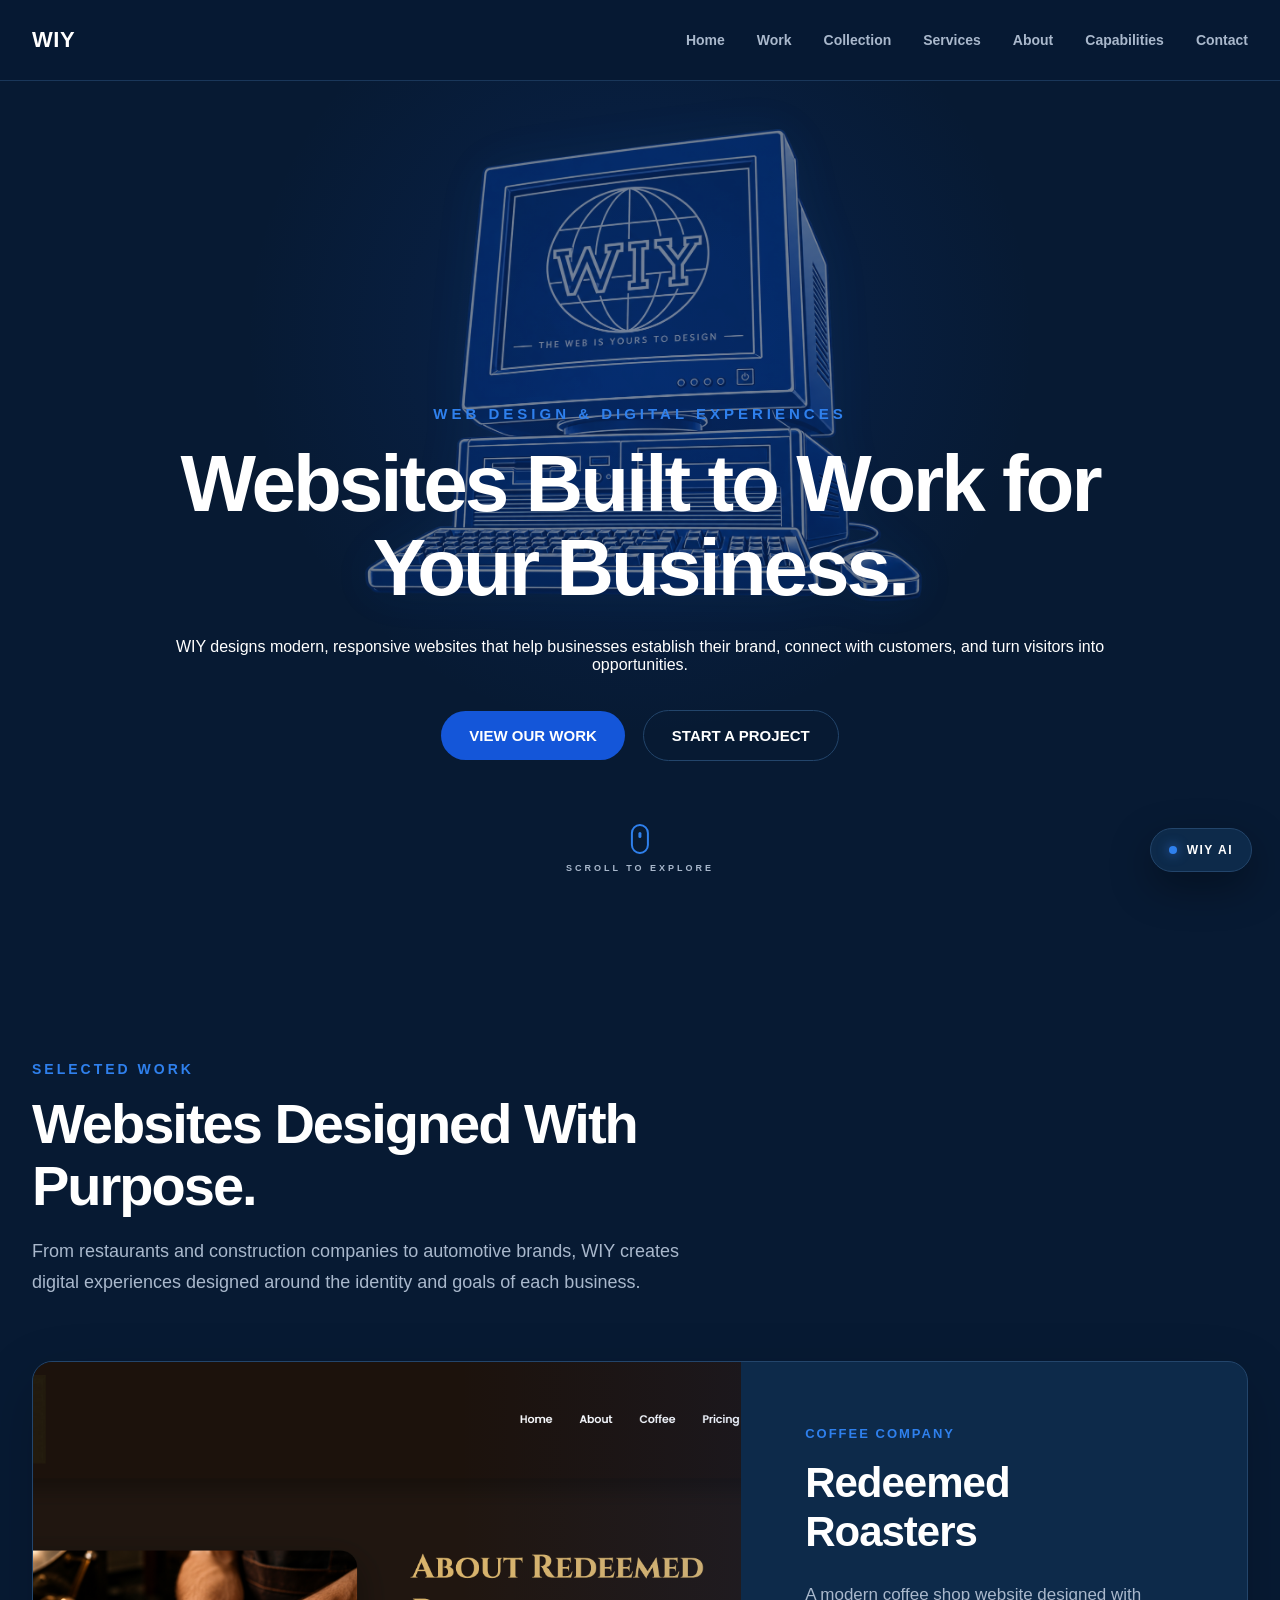
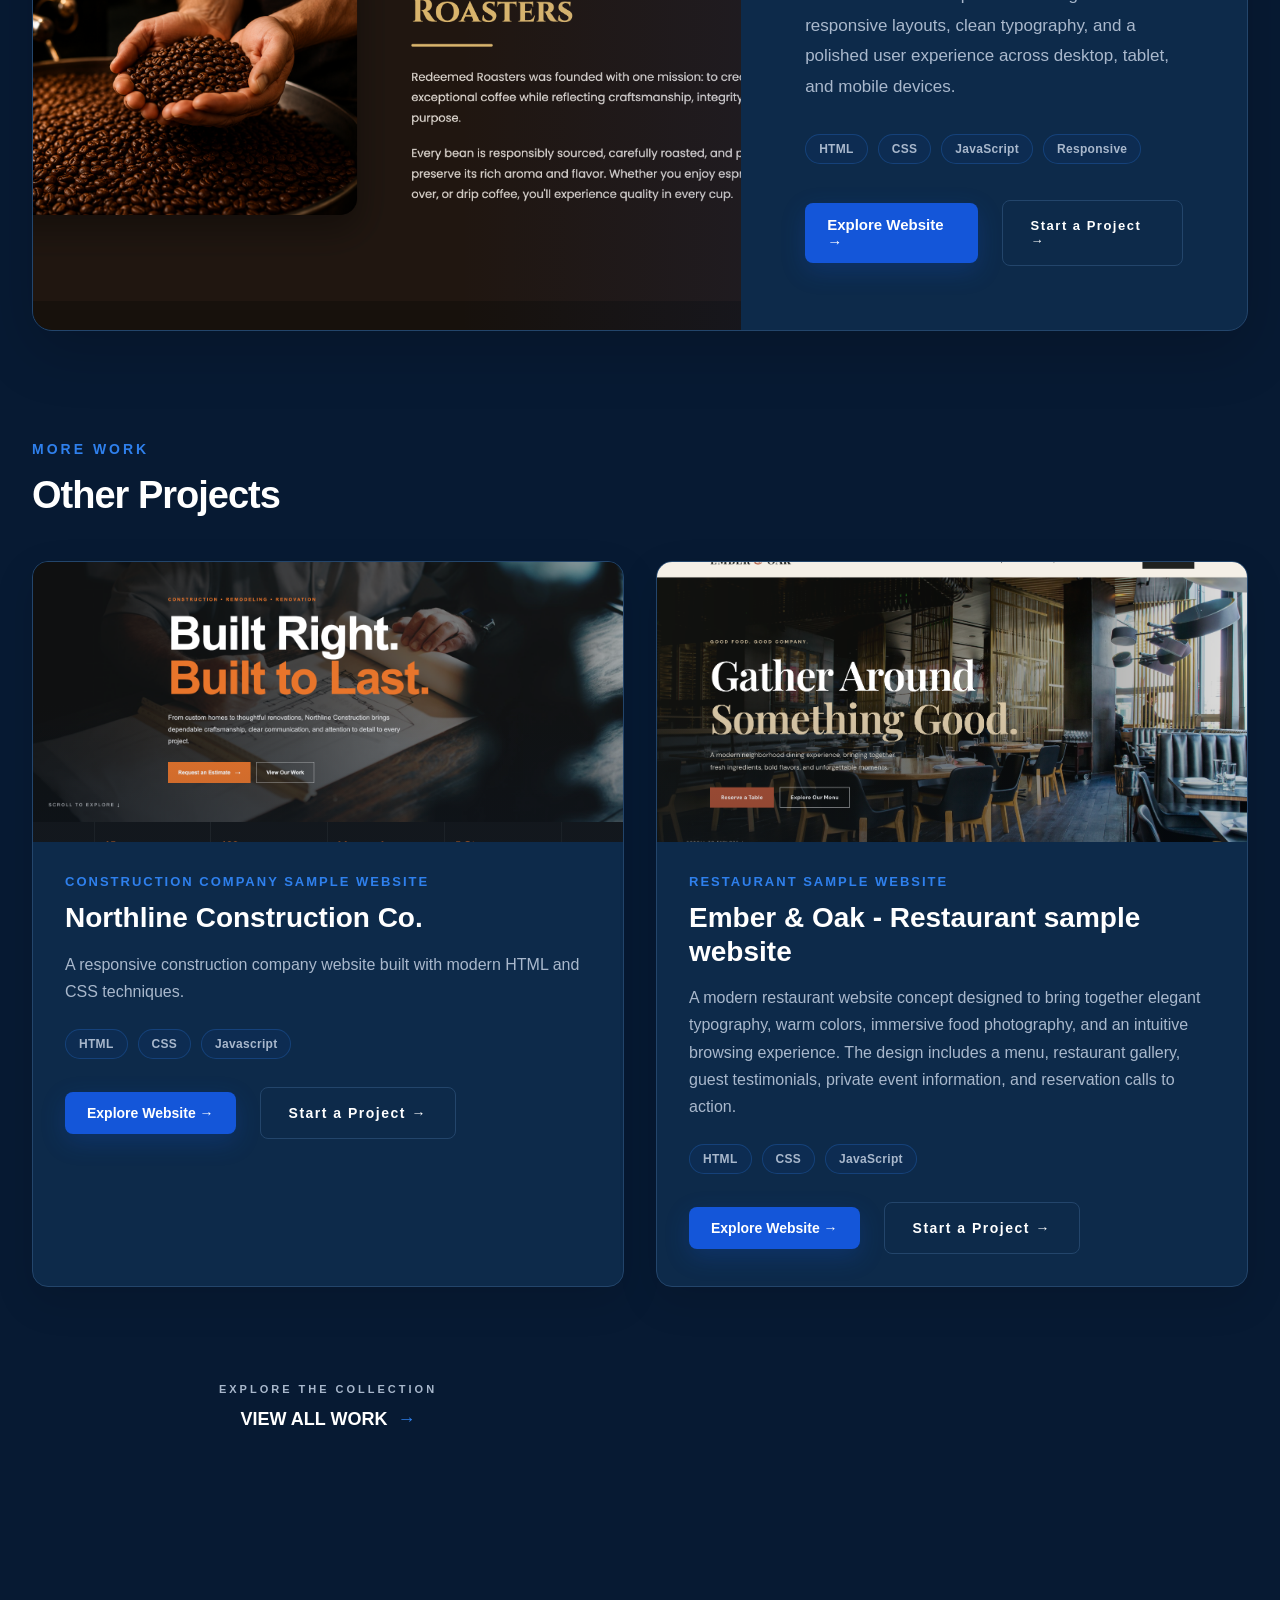
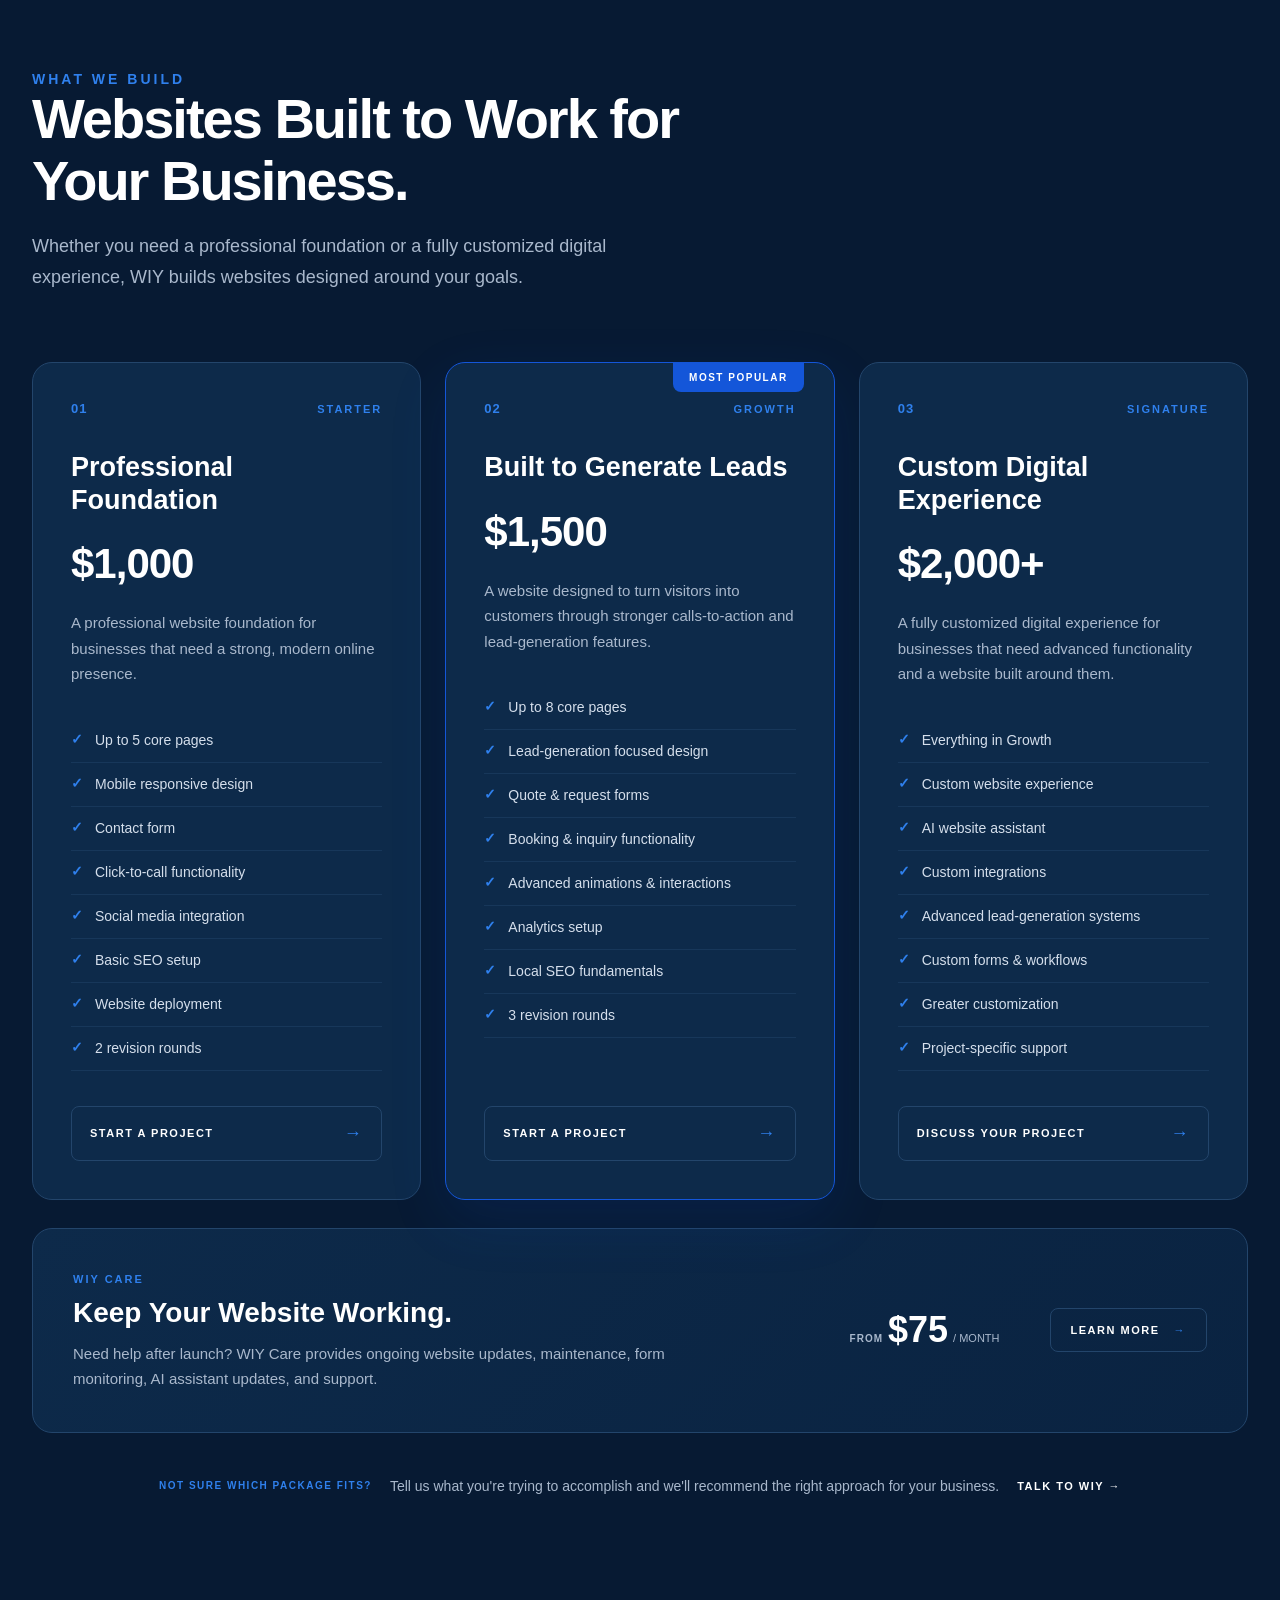
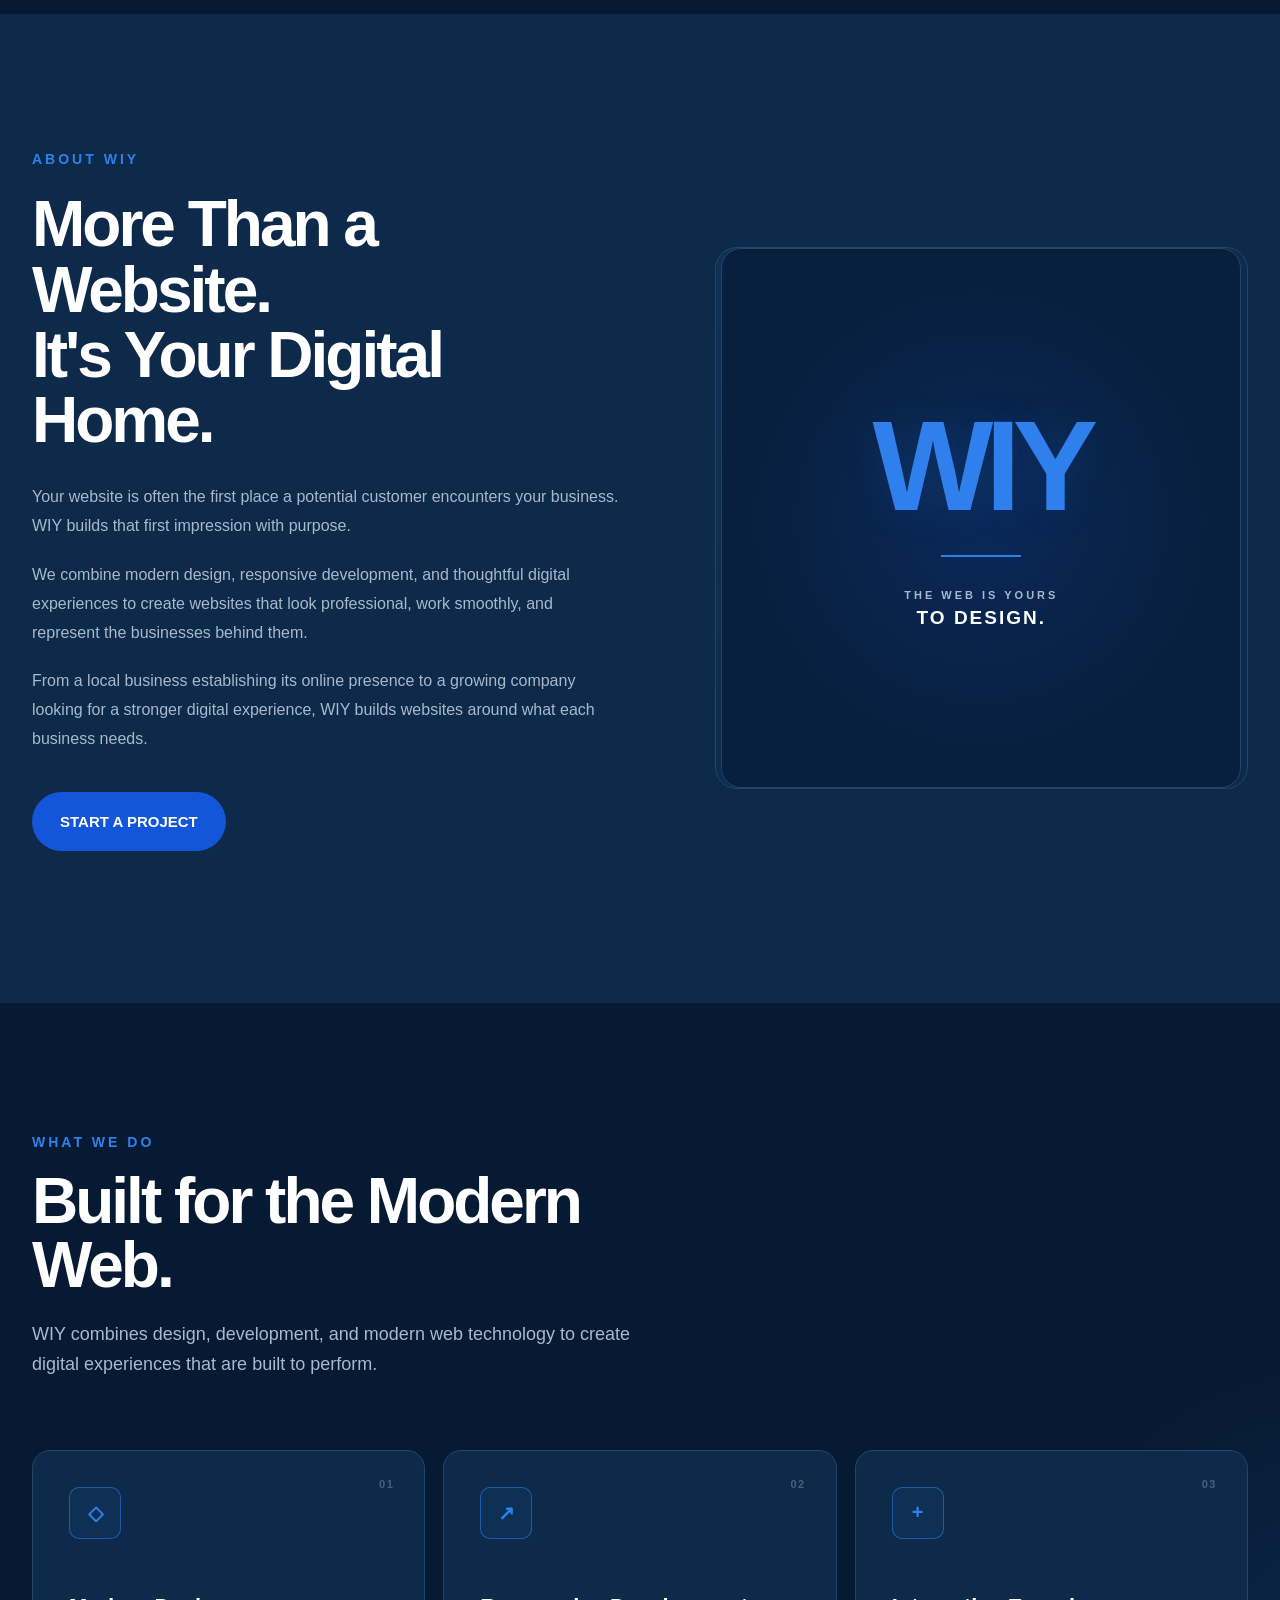
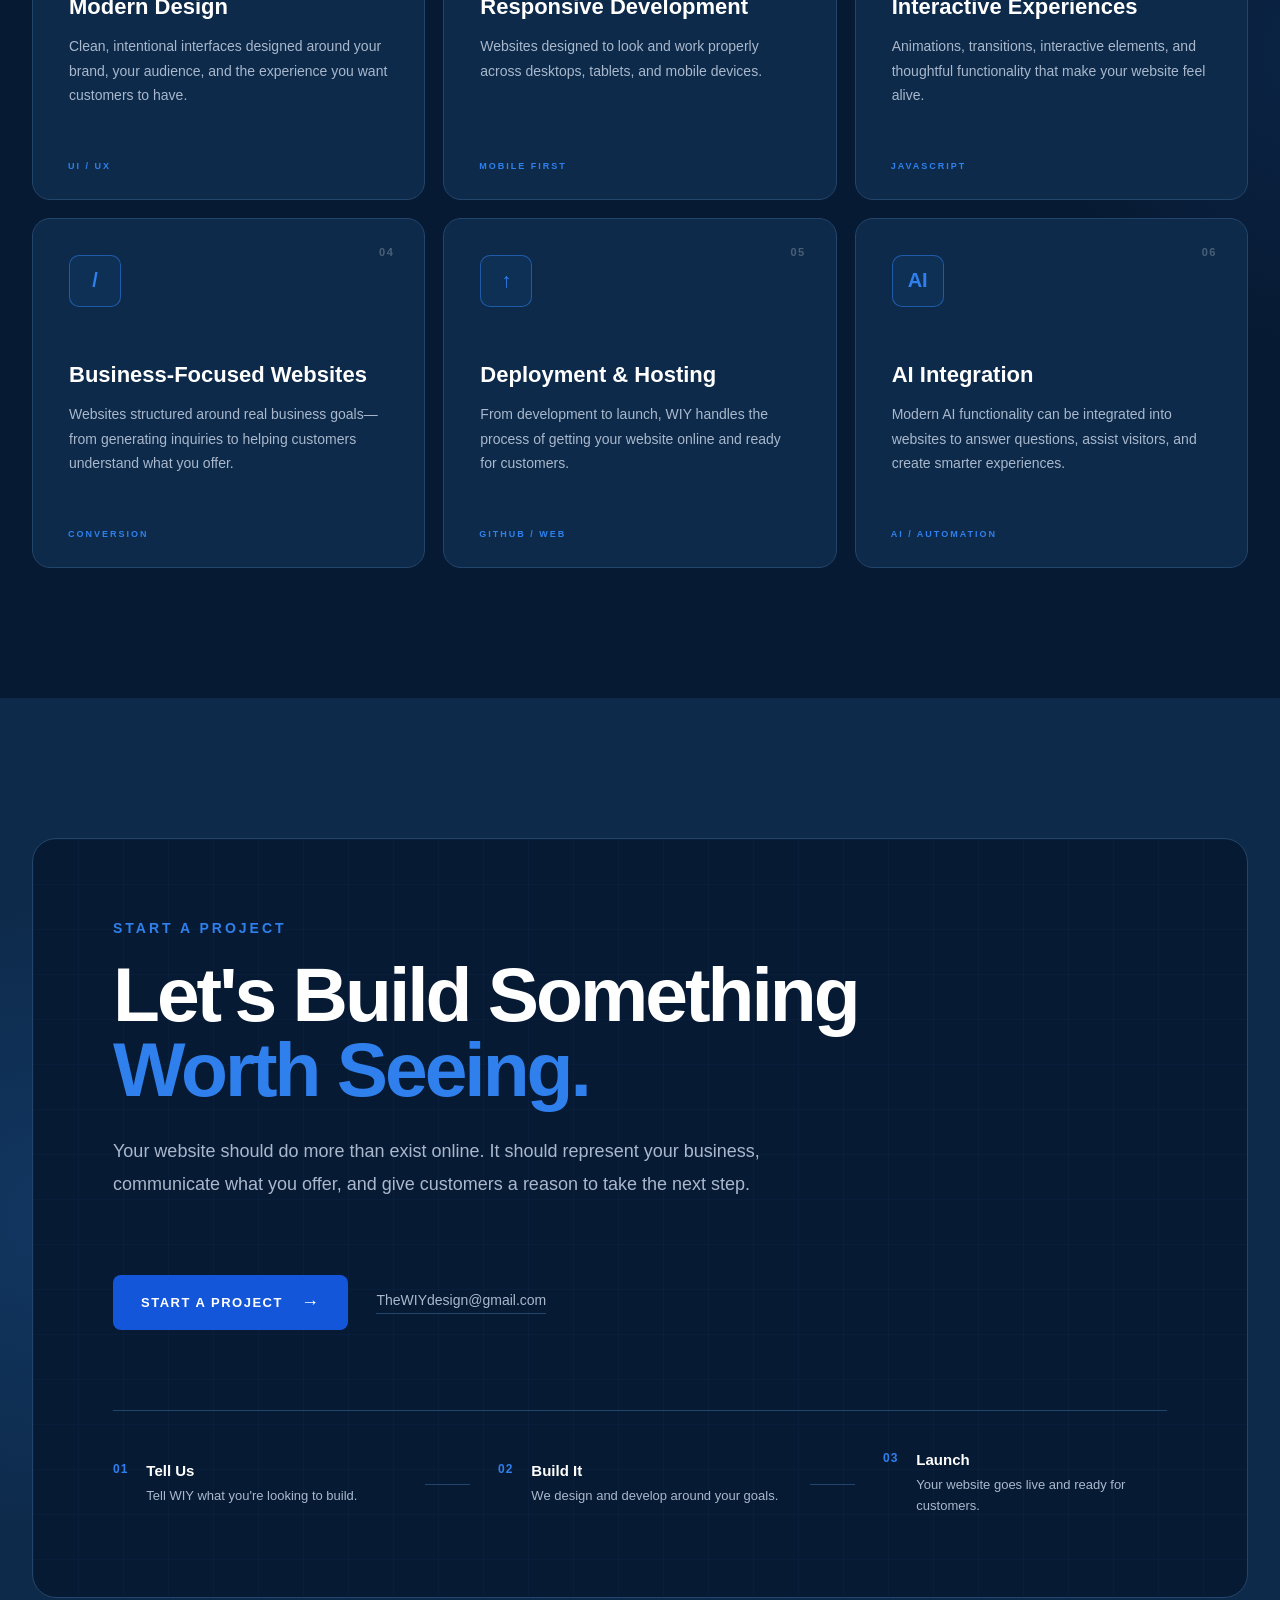
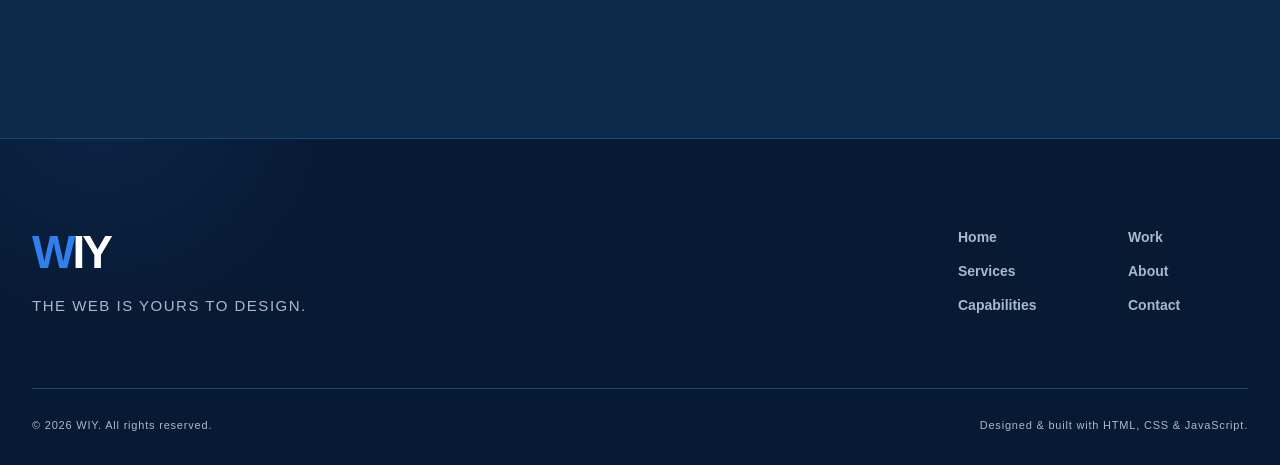
<file: index.html>
<!DOCTYPE html>
<html lang="en">

<head>

    <meta charset="UTF-8">

    <meta
        name="viewport"
        content="width=device-width, initial-scale=1.0"
    >

    <title>Your Name | Frontend Developer</title>

    <link rel="icon" type="image/png" href="./asset/web-icon.png">

    <link rel="stylesheet" href="style.css">

</head>

<body>

    <!-- =====================================================
         NAVIGATION
    ====================================================== -->

    <header class="header">

        <nav class="nav container">

            <a href="#" class="nav__logo">
                WIY
            </a>

            <div class="nav__links">

                <a href="#home">Home</a>

                <a href="#projects">Work</a>

                <a href="collection.html">Collection</a>

                <a href="#services">Services</a>

                <a href="#about">About</a>

                <a href="#skills">Capabilities</a>

                <a href="#contact">Contact</a>

            </div>

            <button class="nav__menu-btn" id="menu-btn">

                <span></span>
                <span></span>
                <span></span>

            </button>

        </nav>

    </header>


    <!-- =====================================================
         MOBILE MENU
    ====================================================== -->

    <div class="mobile__menu" id="mobile-menu">

        <a href="#home">Home</a>

        <a href="#projects">Work</a>

        <a href="collection.html">Collection</a>

        <a href="#services">Services</a>

        <a href="#about">About</a>

        <a href="#skills">Capabilities</a>

        <a href="#contact">Contact</a>

    </div>

    <div class="overlay" id="overlay"></div>


    <main>

        <!-- =================================================
             HERO
        ================================================== -->

        <section class="hero" id="home">

    <!-- Logo Layer -->
    <div class="hero__logo-layer">
        <img
            src="./asset/WIY-main-logo.png"
            alt="Portfolio logo"
            class="hero__logo">
    </div>

    <!-- Main Hero Content -->
    <div class="container hero__container">
        <div class="hero__content">

            <span class="hero__eyebrow">WEB DESIGN & DIGITAL EXPERIENCES</span>

<h1>Websites Built to Work for Your Business.</h1>

<p>
    WIY designs modern, responsive websites that help businesses establish
    their brand, connect with customers, and turn visitors into opportunities.
</p>
<br>
</br>
<div class="hero__buttons">
    <a href="#projects" class="button button--primary">
        VIEW OUR WORK
    </a>

    <a href="contact.html" class="button button--secondary">
        START A PROJECT
    </a>
</div>

        </div>

        <!-- Scroll Indicator -->
         <br>
    </br>
        <div class="hero__scroll">
            <span class="hero__scroll-icon"></span>
            <span>SCROLL TO EXPLORE</span>
        </div>

    </div>

</section>

        <!-- =================================================
             FEATURED PROJECTS
        ================================================== -->

        <section class="projects" id="projects">
    <div class="container">
        <div class="section__heading">
            <p class="section__eyebrow">SELECTED WORK</p>
            <h2>Websites Designed With Purpose.</h2>
            <p>
                <p>
    From restaurants and construction companies to automotive brands,
    WIY creates digital experiences designed around the identity and goals
    of each business.
</p>
        
        </div>

        <div class="projects__featured">

            <div class="project__featured-image">
                <img
                    src="./asset/Redeemed-Roasters.png"
                    alt="Redeemed Roasters website"
                >
            </div>

            <div class="project__featured-content">

                <p class="project__category">COFFEE COMPANY</p>

                <h3>Redeemed Roasters</h3>

                <p class="project__description">
                    A modern coffee shop website designed with responsive layouts,
                    clean typography, and a polished user experience across desktop,
                    tablet, and mobile devices.
                </p>

                <div class="project__tags">
                    <span>HTML</span>
                    <span>CSS</span>
                    <span>JavaScript</span>
                    <span>Responsive</span>
                </div>

                <div class="project__links">
                    <a href="https://66vmn7gwnf-star.github.io/redeemed-roasters/" 
                    class="project__link project__link--primary"
                    target="_blank"
                    rel="nooper noreferrer">
                        Explore Website →
                    </a>
                    <a href="contact.html"
       class="contact__button contact__button--secondary">
        Start a Project →
    </a>

                </div>

            </div>

        </div>

        <div class="projects__other">

    <div class="projects__other-heading">
        <p class="section__eyebrow">MORE WORK</p>
        <h3>Other Projects</h3>
    </div>


    <div class="projects__grid">

        <!-- Project 2 -->
        <article class="project__card">

            <div class="project__image">
                <img
                    src="./asset/Northline-Construction-Co..png"
                    alt="CONSTRUCTION COMPANY SAMPLE WEBSITE"
                >
            </div>

            <div class="project__content">

                <p class="project__category">
                    CONSTRUCTION COMPANY SAMPLE WEBSITE
                </p>

                <h3>Northline Construction Co.</h3>

                <p>
                    A responsive construction company website built with modern
                    HTML and CSS techniques.
                </p>

                <div class="project__tags">
                    <span>HTML</span>
                    <span>CSS</span>
                    <span>Javascript</span>
                </div>

                <div class="project__links">

                    <a href="https://66vmn7gwnf-star.github.io/Northline-Construction-Co./"  
                    class="project__link project__link--primary"
                    target="_blank"
                    rel="nooper noreferrer">
                        Explore Website →
                    </a>
                    <a href="contact.html"
       class="contact__button contact__button--secondary">
        Start a Project →
    </a>

                </div>

            </div>

        </article>


        <!-- Project 3 -->
        <article class="project__card">

            <div class="project__image">
                <img
                    src="./asset/Ember-oak.png"
                    alt="Restaurant sample website">
            </div>

            <div class="project__content">

                <p class="project__category">
                    RESTAURANT SAMPLE WEBSITE
                </p>

                <h3>Ember & Oak - Restaurant sample website </h3>

                <p>
                    A modern restaurant website concept designed to bring together elegant typography, warm colors, immersive food photography, and an intuitive browsing experience. The design includes a menu, restaurant gallery, guest testimonials, private event information, and reservation calls to action.
                </p>

                <div class="project__tags">
                    <span>HTML</span>
                    <span>CSS</span>
                    <span>JavaScript</span>
                </div>

                <div class="project__links">

                    <a href="https://66vmn7gwnf-star.github.io/Ember-Oak/"
                    class="project__link project__link--primary"
                    target="_blank"
                    rel="nooper noreferrer">
                        Explore Website →
                    </a>
                    <a href="contact.html"
       class="contact__button contact__button--secondary">
        Start a Project →
    </a>

                </div>
                
            </div>

        </article>
<div class="projects__collection-link">
    <p>EXPLORE THE COLLECTION</p>

    <a href="collection.html">
        VIEW ALL WORK
        <span>→</span>
    </a>
    </div>

</div>

    </div>
</section>


<!-- SERVICES -->
<section class="services" id="services">
    <div class="container">

        <div class="section__heading services__heading">
            <span class="section__eyebrow">WHAT WE BUILD</span>
            <h2>Websites Built to Work for Your Business.</h2>
            <p>
                Whether you need a professional foundation or a fully customized
                digital experience, WIY builds websites designed around your goals.
            </p>
        </div>

        <div class="services__grid">

            <!-- STARTER -->
            <article class="service-card">
                <div class="service-card__top">
                    <span class="service-card__number">01</span>
                    <span class="service-card__label">STARTER</span>
                </div>

                <h3>Professional Foundation</h3>

                <div class="service-card__price">
                    <span>$1,000</span>
                </div>

                <p class="service-card__description">
                    A professional website foundation for businesses that need
                    a strong, modern online presence.
                </p>

                <ul class="service-card__features">
                    <li>Up to 5 core pages</li>
                    <li>Mobile responsive design</li>
                    <li>Contact form</li>
                    <li>Click-to-call functionality</li>
                    <li>Social media integration</li>
                    <li>Basic SEO setup</li>
                    <li>Website deployment</li>
                    <li>2 revision rounds</li>
                </ul>

                <a href="contact.html" class="service-card__button">
                    START A PROJECT <span>→</span>
                </a>
            </article>


            <!-- GROWTH -->
            <article class="service-card service-card--featured">

                <div class="service-card__popular">
                    MOST POPULAR
                </div>

                <div class="service-card__top">
                    <span class="service-card__number">02</span>
                    <span class="service-card__label">GROWTH</span>
                </div>

                <h3>Built to Generate Leads</h3>

                <div class="service-card__price">
                    <span>$1,500</span>
                </div>

                <p class="service-card__description">
                    A website designed to turn visitors into customers through
                    stronger calls-to-action and lead-generation features.
                </p>

                <ul class="service-card__features">
                    <li>Up to 8 core pages</li>
                    <li>Lead-generation focused design</li>
                    <li>Quote & request forms</li>
                    <li>Booking & inquiry functionality</li>
                    <li>Advanced animations & interactions</li>
                    <li>Analytics setup</li>
                    <li>Local SEO fundamentals</li>
                    <li>3 revision rounds</li>
                </ul>

                <a href="contact.html" class="service-card__button">
                    START A PROJECT <span>→</span>
                </a>
            </article>


            <!-- SIGNATURE -->
            <article class="service-card">

                <div class="service-card__top">
                    <span class="service-card__number">03</span>
                    <span class="service-card__label">SIGNATURE</span>
                </div>

                <h3>Custom Digital Experience</h3>

                <div class="service-card__price">
                    <span>$2,000+</span>
                </div>

                <p class="service-card__description">
                    A fully customized digital experience for businesses that
                    need advanced functionality and a website built around them.
                </p>

                <ul class="service-card__features">
                    <li>Everything in Growth</li>
                    <li>Custom website experience</li>
                    <li>AI website assistant</li>
                    <li>Custom integrations</li>
                    <li>Advanced lead-generation systems</li>
                    <li>Custom forms & workflows</li>
                    <li>Greater customization</li>
                    <li>Project-specific support</li>
                </ul>

                <a href="contact.html" class="service-card__button">
                    DISCUSS YOUR PROJECT <span>→</span>
                </a>
            </article>

        </div>


        <!-- CARE PLAN -->
        <div class="services__care">

            <div class="services__care-content">
                <span class="service-card__label">WIY CARE</span>

                <h3>Keep Your Website Working.</h3>

                <p>
                    Need help after launch? WIY Care provides ongoing website
                    updates, maintenance, form monitoring, AI assistant updates,
                    and support.
                </p>
            </div>

            <div class="services__care-price">
                <span>FROM</span>
                <strong>$75</strong>
                <small>/ MONTH</small>
            </div>

            <a href="#contact" class="services__care-button">
                LEARN MORE <span>→</span>
            </a>

        </div>


        <!-- CUSTOM PROJECT NOTE -->
        <div class="services__note">
            <span>NOT SURE WHICH PACKAGE FITS?</span>
            <p>
                Tell us what you're trying to accomplish and we'll recommend
                the right approach for your business.
            </p>
            <a href="#contact">TALK TO WIY →</a>
        </div>

    </div>
</section>


        <!-- =================================================
             ABOUT
        ================================================== -->

        <section class="about" id="about">

    <div class="container">

    <div class="about__content">

        <div class="about__text">

            <span class="section__eyebrow">ABOUT WIY</span>

            <h2>More Than a Website.<br>It's Your Digital Home.</h2>

            <p>
                Your website is often the first place a potential customer
                encounters your business. WIY builds that first impression
                with purpose.
            </p>

            <p>
                We combine modern design, responsive development, and thoughtful
                digital experiences to create websites that look professional,
                work smoothly, and represent the businesses behind them.
            </p>

            <p>
                From a local business establishing its online presence to a
                growing company looking for a stronger digital experience,
                WIY builds websites around what each business needs.
            </p>

            <a href="#contact" class="button button--primary">
                START A PROJECT
            </a>

        </div>


        <div class="about__visual">

            <div class="about__visual-inner">

                <span class="about__visual-number">WIY</span>

                <span class="about__visual-line"></span>

                <div class="about__visual-text">
                    <span>THE WEB IS YOURS</span>
                    <strong>TO DESIGN.</strong>
                </div>

            </div>

        </div>

    </div>

</div>

</section>

        <section class="skills" id="skills">

    <div class="container">

    <div class="section__heading skills__heading">
        <span class="section__eyebrow">WHAT WE DO</span>

        <h2>Built for the Modern Web.</h2>

        <p>
            WIY combines design, development, and modern web technology
            to create digital experiences that are built to perform.
        </p>
    </div>


    <div class="skills__grid">

        <!-- DESIGN -->
        <article class="skill-card">

            <span class="skill-card__number">01</span>

            <div class="skill-card__icon">
                ◇
            </div>

            <h3>Modern Design</h3>

            <p>
                Clean, intentional interfaces designed around your brand,
                your audience, and the experience you want customers to have.
            </p>

            <span class="skill-card__tag">
                UI / UX
            </span>

        </article>


        <!-- RESPONSIVE -->
        <article class="skill-card">

            <span class="skill-card__number">02</span>

            <div class="skill-card__icon">
                ↗
            </div>

            <h3>Responsive Development</h3>

            <p>
                Websites designed to look and work properly across desktops,
                tablets, and mobile devices.
            </p>

            <span class="skill-card__tag">
                MOBILE FIRST
            </span>

        </article>


        <!-- INTERACTION -->
        <article class="skill-card">

            <span class="skill-card__number">03</span>

            <div class="skill-card__icon">
                +
            </div>

            <h3>Interactive Experiences</h3>

            <p>
                Animations, transitions, interactive elements, and thoughtful
                functionality that make your website feel alive.
            </p>

            <span class="skill-card__tag">
                JAVASCRIPT
            </span>

        </article>


        <!-- BUSINESS -->
        <article class="skill-card">

            <span class="skill-card__number">04</span>

            <div class="skill-card__icon">
                /
            </div>

            <h3>Business-Focused Websites</h3>

            <p>
                Websites structured around real business goals—from generating
                inquiries to helping customers understand what you offer.
            </p>

            <span class="skill-card__tag">
                CONVERSION
            </span>

        </article>


        <!-- DEPLOYMENT -->
        <article class="skill-card">

            <span class="skill-card__number">05</span>

            <div class="skill-card__icon">
                ↑
            </div>

            <h3>Deployment & Hosting</h3>

            <p>
                From development to launch, WIY handles the process of getting
                your website online and ready for customers.
            </p>

            <span class="skill-card__tag">
                GITHUB / WEB
            </span>

        </article>


        <!-- AI -->
        <article class="skill-card">

            <span class="skill-card__number">06</span>

            <div class="skill-card__icon">
                AI
            </div>

            <h3>AI Integration</h3>

            <p>
                Modern AI functionality can be integrated into websites to
                answer questions, assist visitors, and create smarter experiences.
            </p>

            <span class="skill-card__tag">
                AI / AUTOMATION
            </span>

        </article>

    </div>

</div>

</section>

        <!-- =================================================
             CONTACT
        ================================================== -->

       <!-- =================================================
     FINAL CTA / CONTACT
================================================== -->

<section class="contact" id="contact">

    <div class="container">

        <div class="contact__inner">

            <!-- TOP CONTENT -->

            <div class="contact__intro">

                <span class="section__eyebrow">
                    START A PROJECT
                </span>

                <h2>
                    Let's Build Something
                    <span>Worth Seeing.</span>
                </h2>

                <p>
                    Your website should do more than exist online.
                    It should represent your business, communicate what
                    you offer, and give customers a reason to take the
                    next step.
                </p>

            </div>


            <!-- ACTIONS -->

            <div class="contact__actions">

                <a
                    href="contact.html"
                    class="contact__button contact__button--primary"
                >
                    START A PROJECT
                    <span>→</span>
                </a>

                <a
                    href="mailto:TheWIYdesign@gmail.com"
                    class="contact__email"
                >
                    TheWIYdesign@gmail.com
                </a>

            </div>


            <!-- PROCESS -->

            <div class="contact__process">

                <div class="contact__process-item">

                    <span>01</span>

                    <div>
                        <strong>Tell Us</strong>

                        <p>
                            Tell WIY what you're looking to build.
                        </p>
                    </div>

                </div>


                <div class="contact__process-line"></div>


                <div class="contact__process-item">

                    <span>02</span>

                    <div>
                        <strong>Build It</strong>

                        <p>
                            We design and develop around your goals.
                        </p>
                    </div>

                </div>


                <div class="contact__process-line"></div>


                <div class="contact__process-item">

                    <span>03</span>

                    <div>
                        <strong>Launch</strong>

                        <p>
                            Your website goes live and ready for customers.
                        </p>
                    </div>

                </div>

            </div>

        </div>

    </div>

</section>

    </main>


    <!-- =====================================================
         FOOTER
    ====================================================== -->

    <footer class="footer">

    <div class="container">

        <div class="footer__top">

            <div class="footer__brand">

                <a href="#home" class="footer__logo">
                    <span>W</span>IY
                </a>

                <p>
                    The web is yours to design.
                </p>

            </div>


            <div class="footer__links">

                <a href="#home">Home</a>

                <a href="#projects">Work</a>

                <a href="#services">Services</a>

                <a href="#about">About</a>

                <a href="#skills">Capabilities</a>

                <a href="#contact">Contact</a>

            </div>

        </div>


        <div class="footer__bottom">

            <p>
                © 2026 WIY. All rights reserved.
            </p>

            <p>
                Designed & built with HTML, CSS & JavaScript.
            </p>

        </div>

    </div>

</footer>


<!-- =====================================================
     WIY ASSISTANT
===================================================== -->

<button
    class="wiy-ai-button"
    id="wiyAiButton"
    aria-label="Open WIY Assistant"
>
    <span class="wiy-ai-button__dot"></span>
    WIY AI
</button>


<div class="wiy-ai" id="wiyAi" aria-hidden="true">

    <div class="wiy-ai__header">

        <div class="wiy-ai__title">

            <span class="wiy-ai__eyebrow">
                THE WEB IS YOURS TO DESIGN
            </span>

            <h3>WIY Assistant</h3>

        </div>

        <button
            class="wiy-ai__close"
            id="wiyAiClose"
            aria-label="Close WIY Assistant"
        >
            ×
        </button>

    </div>


    <div class="wiy-ai__messages" id="wiyAiMessages">

        <div class="wiy-ai__message wiy-ai__message--bot">

            <span class="wiy-ai__label">
                WIY AI
            </span>

            <p>
                Hey — welcome to WIY. What are you looking to build?
            </p>

        </div>


        <div class="wiy-ai__suggestions" id="wiyAiSuggestions">

            <button type="button" data-question="What does WIY do?">
                What does WIY do?
            </button>

            <button type="button" data-question="How much does a website cost?">
                Website pricing?
            </button>

            <button type="button" data-question="Which WIY package is right for me?">
                Which package is right for me?
            </button>

            <button type="button" data-question="What can WIY build?">
                What can WIY build?
            </button>

        </div>

    </div>


    <form class="wiy-ai__form" id="wiyAiForm">

    <input
        type="text"
        id="wiyAiInput"
        name="message"
        placeholder="Ask WIY..."
        autocomplete="off"
        aria-label="Ask WIY Assistant"
    >

    <button
        type="submit"
        id="wiyAiSend"
        aria-label="Send message"
    >
        →
    </button>

</form>

</div>


</div>

    <script src="script.js"></script>

</body>

</html>
</file>
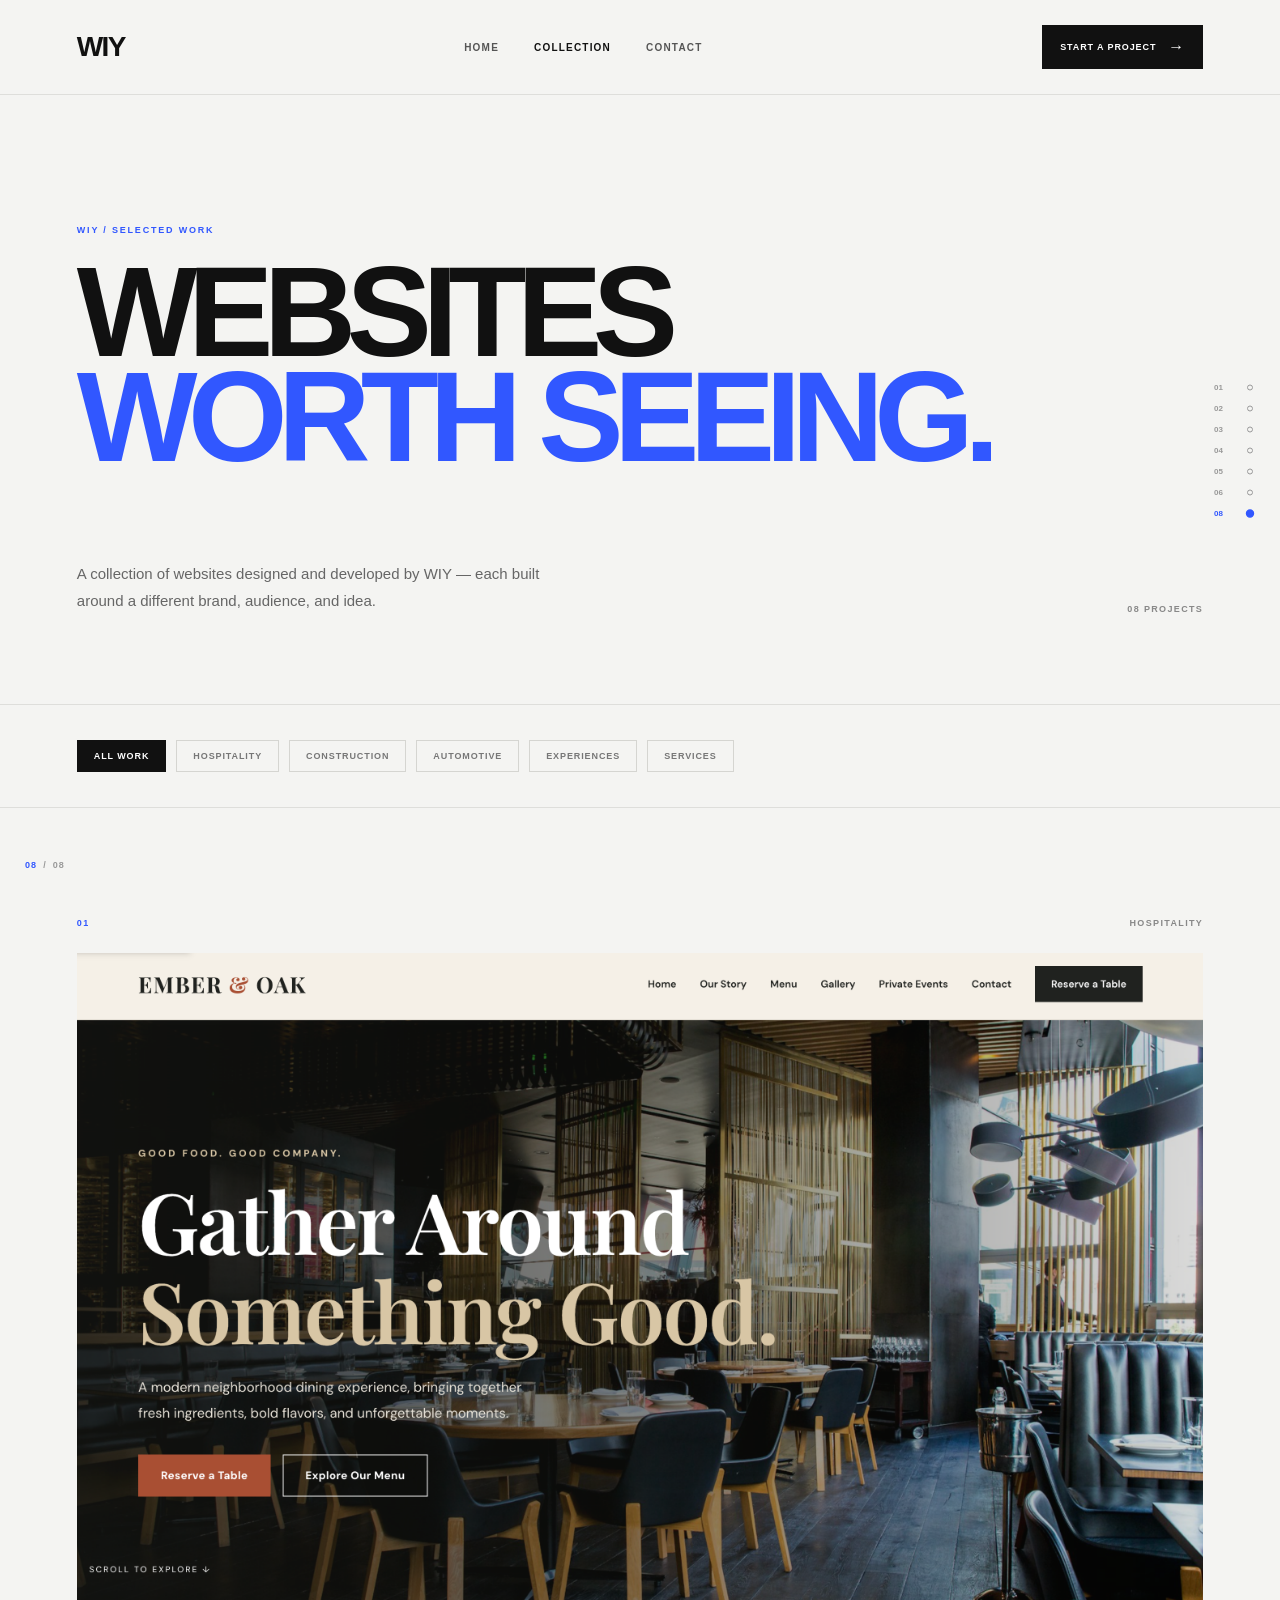
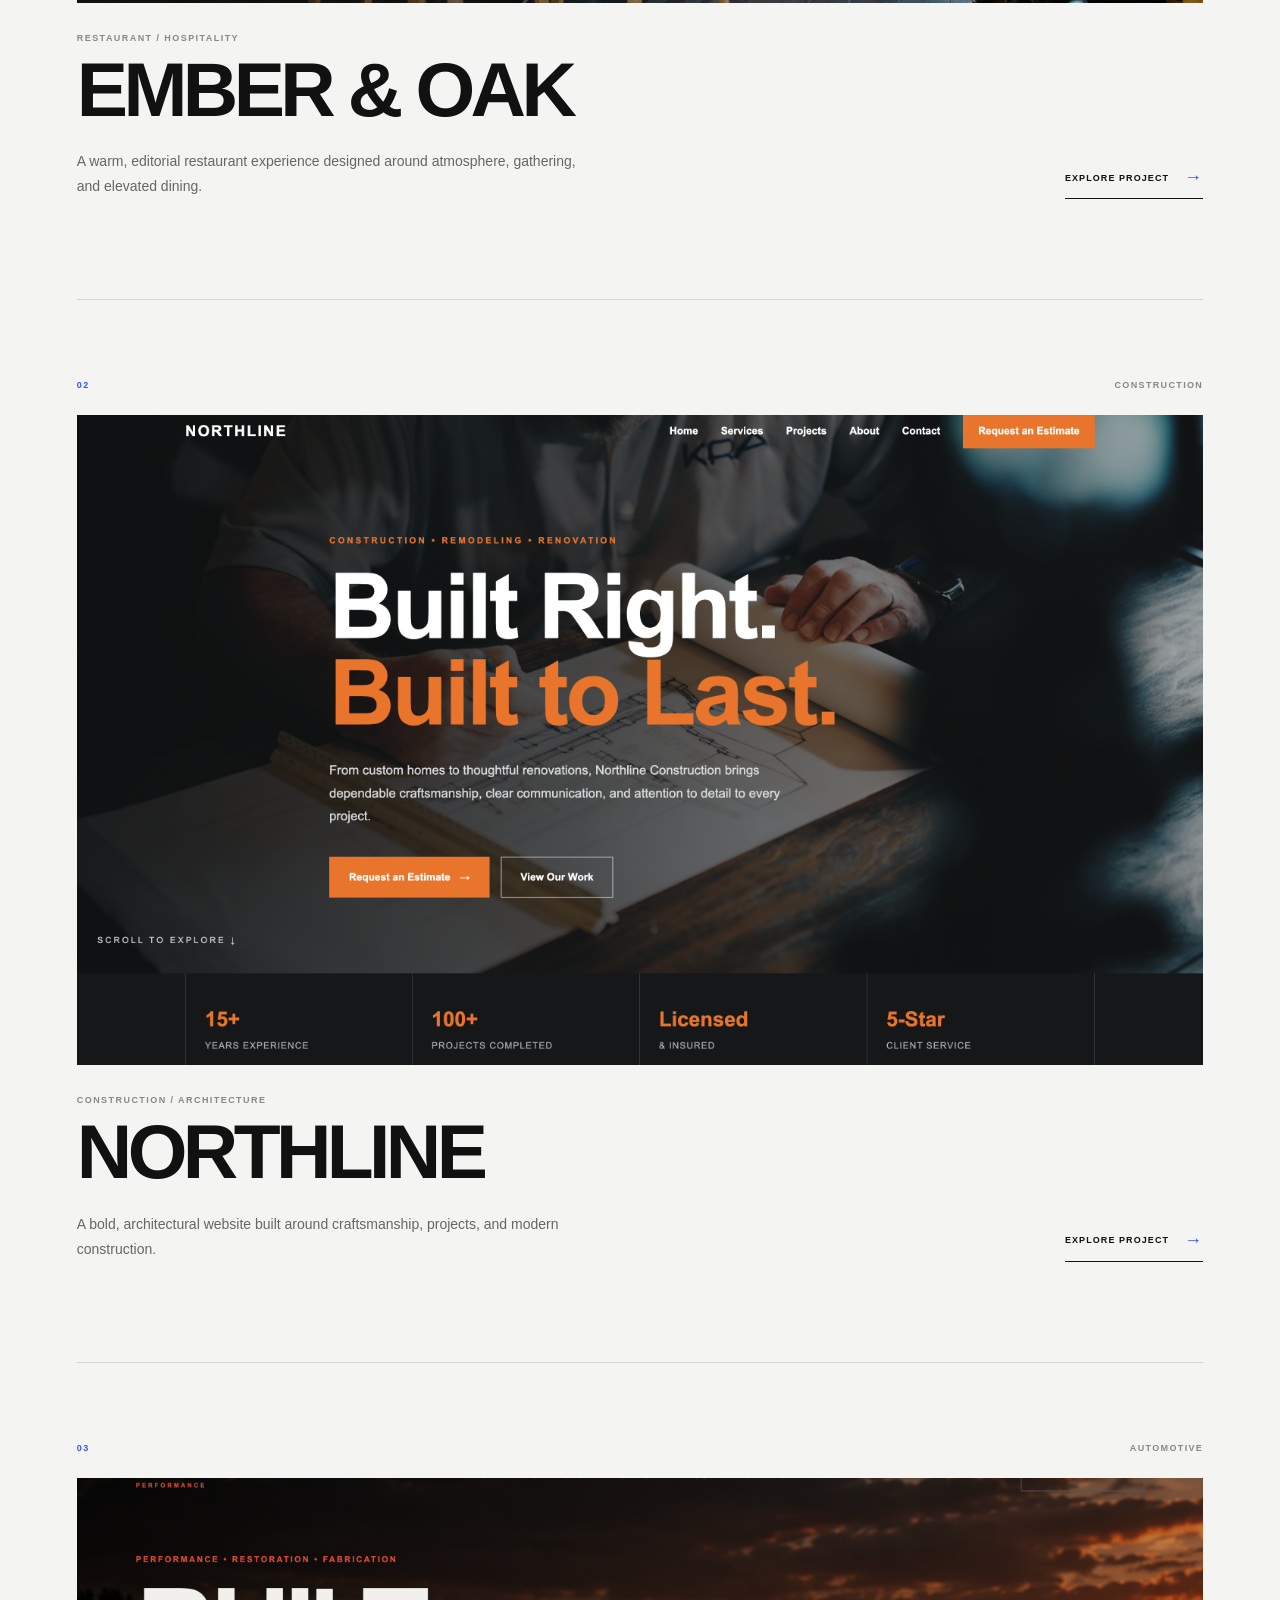
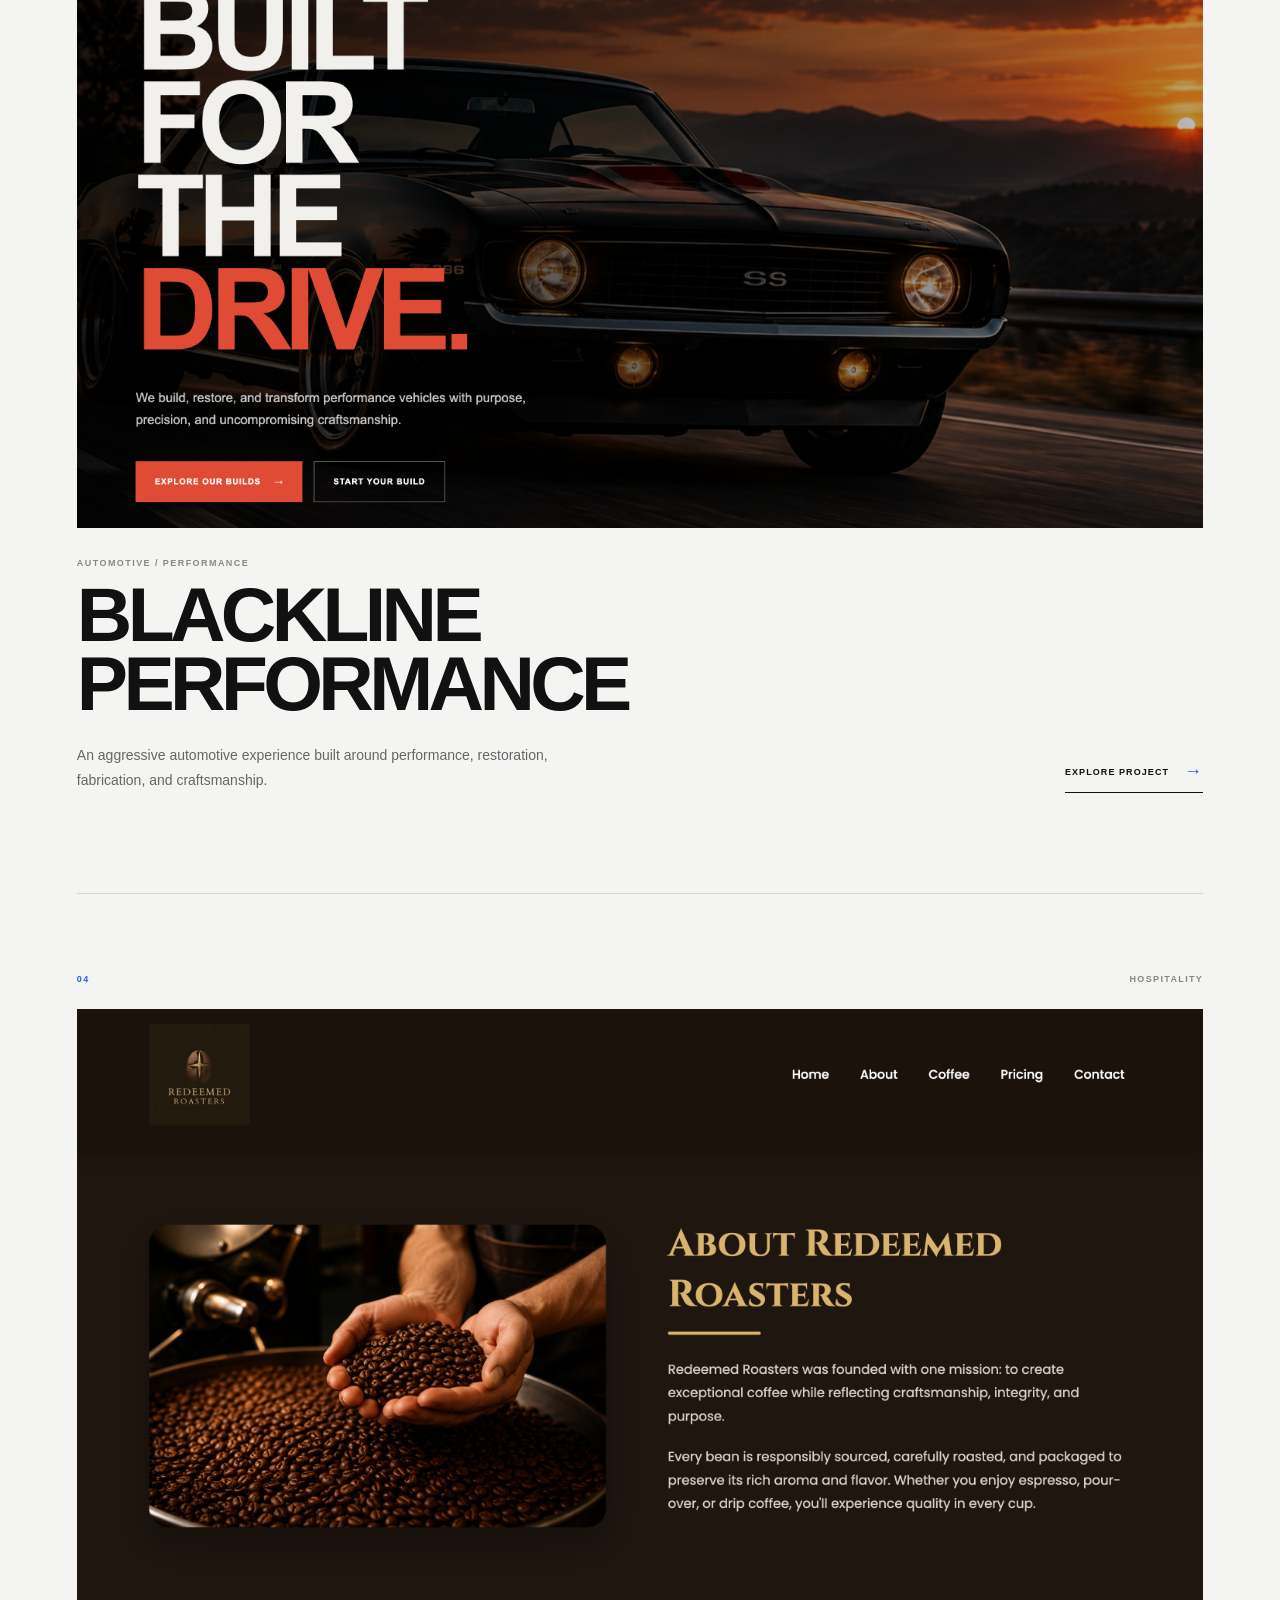
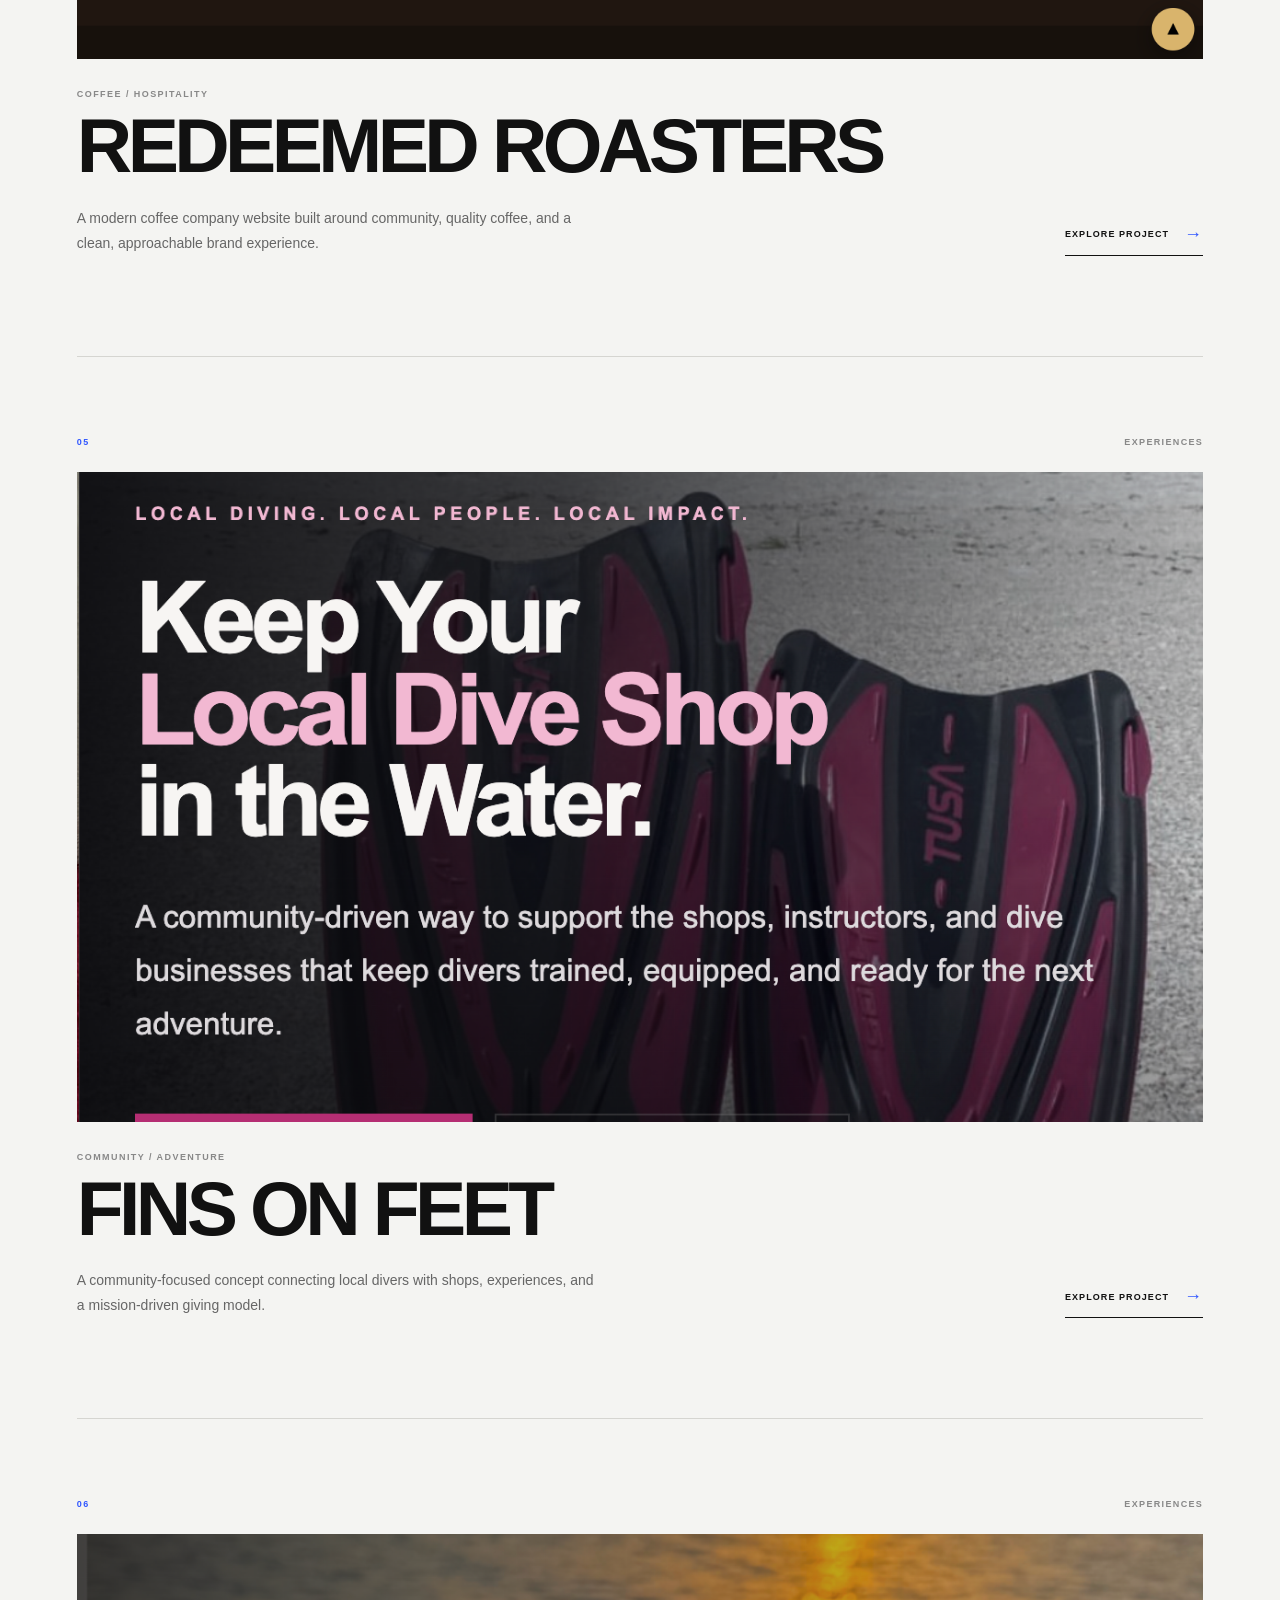
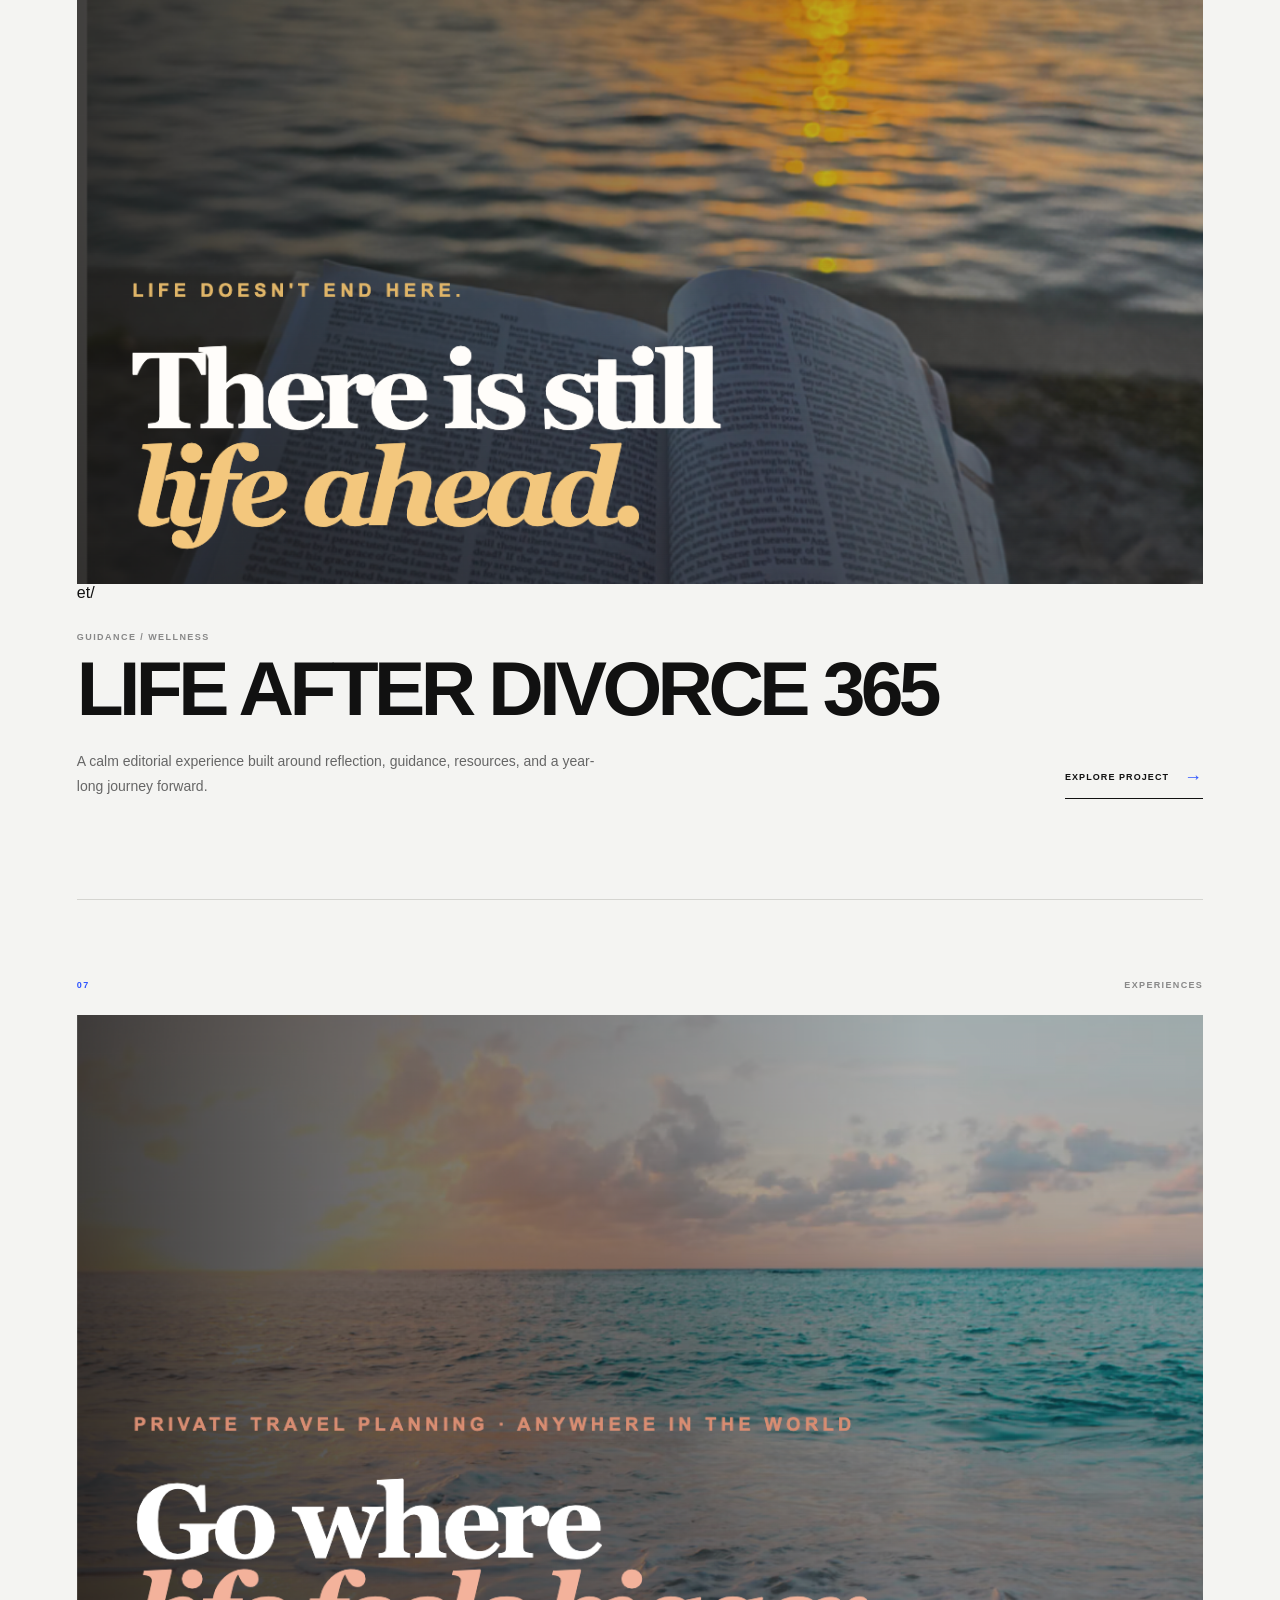
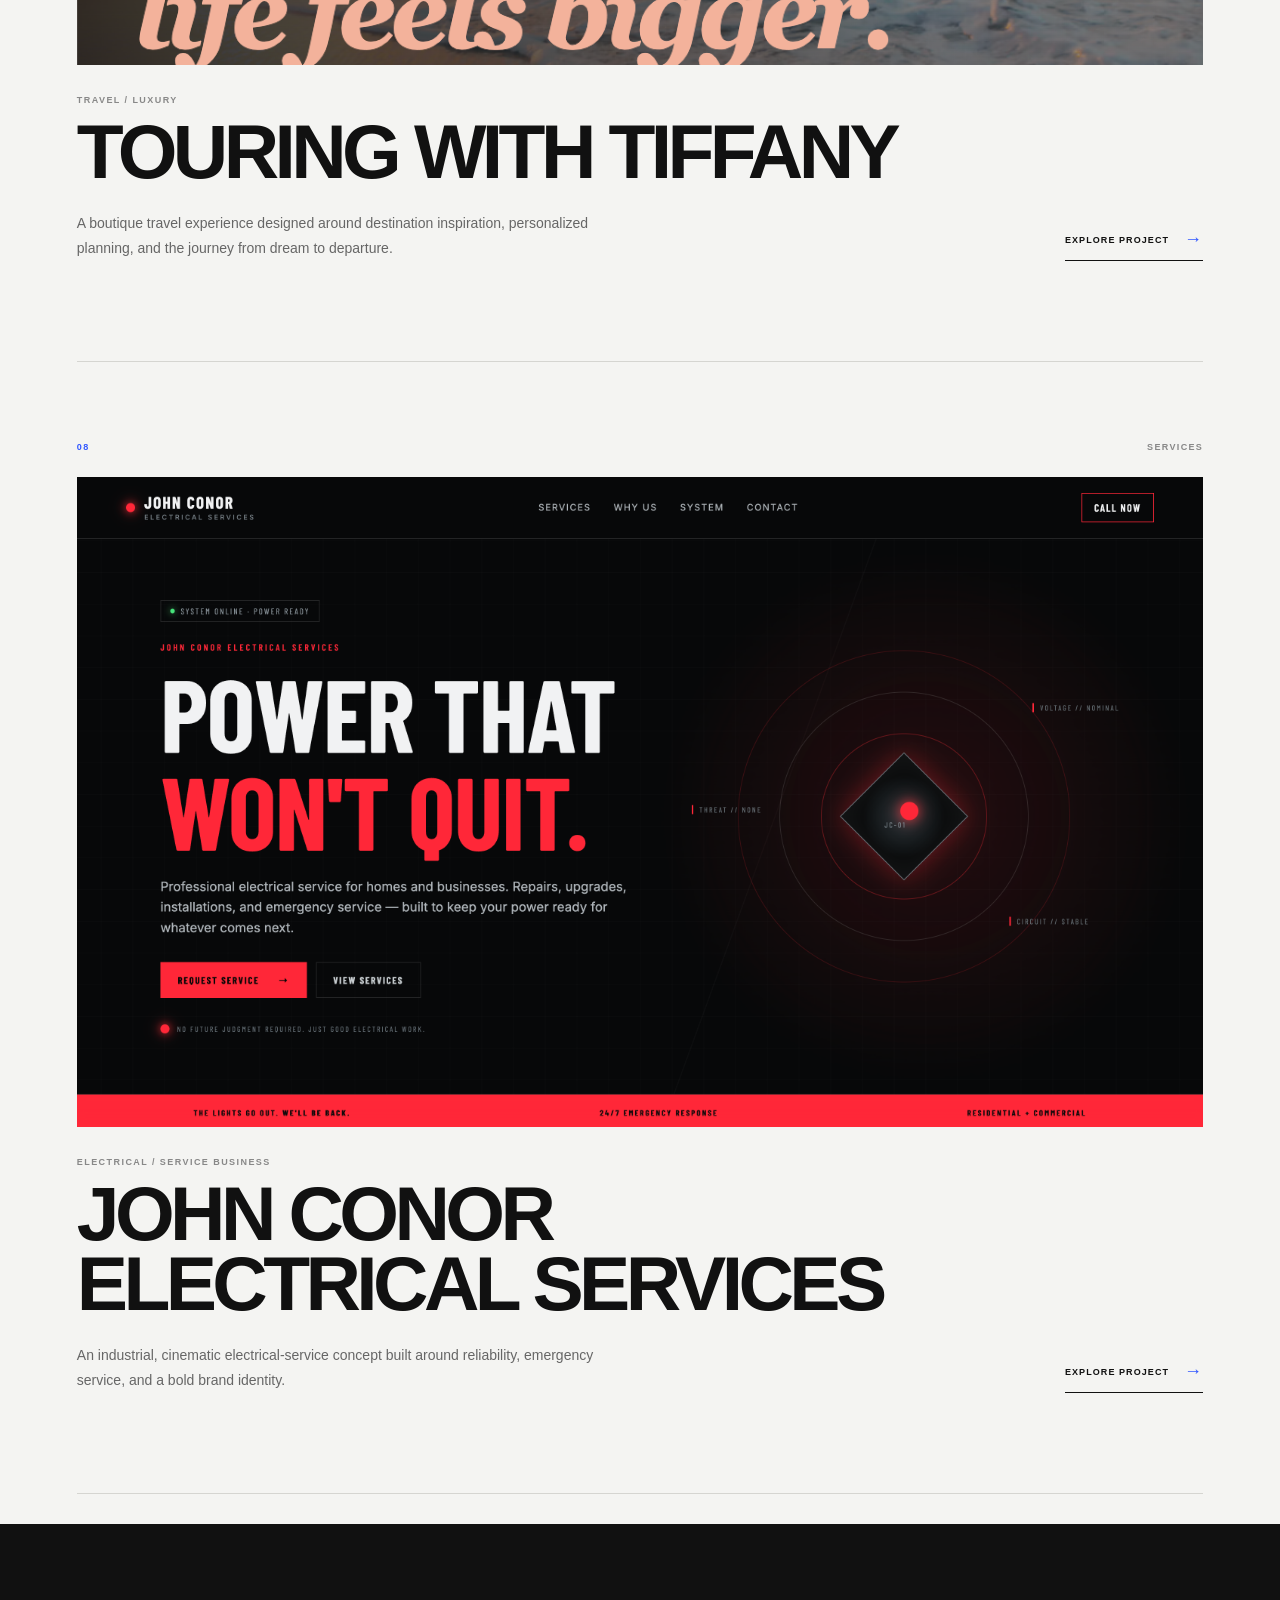
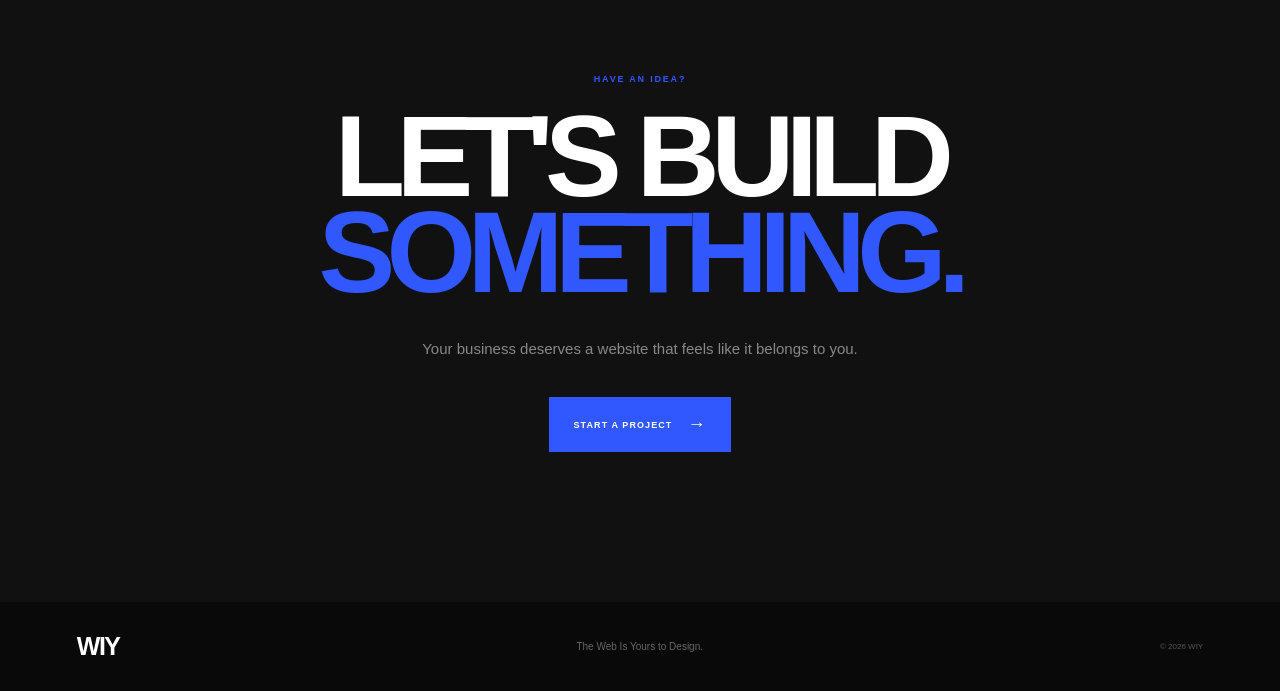
<file: collection.html>
<!DOCTYPE html>
<html lang="en">

<head>

    <meta charset="UTF-8">

    <meta
        name="viewport"
        content="width=device-width, initial-scale=1.0">

    <title>Collection | WIY</title>

    <link rel="stylesheet" href="style.css">

</head>


<body class="collection-page">


    <!-- ================================
         NAVIGATION
    ================================= -->

    <header class="collection-header">

        <nav class="collection-nav">

            <a
                href="index.html"
                class="collection-logo">

                WIY

            </a>


            <div class="collection-nav__links">

                <a href="index.html">
                    Home
                </a>

                <a
                    href="collection.html"
                    class="active">

                    Collection

                </a>

                <a href="index.html#contact">
                    Contact
                </a>

            </div>


            <a
                href="index.html#contact"
                class="collection-nav__button">

                Start a Project
                <span>→</span>

            </a>

        </nav>

    </header>

    <main>

       <!-- ================================
     PROJECT NAVIGATION
================================= -->

<aside class="collection-side-nav">

    <a
        href="#project-ember"
        class="collection-side-nav__item active"
        data-project="project-ember">

        <span>01</span>

        <i></i>

        <strong>Ember & Oak</strong>

    </a>


    <a
        href="#project-northline"
        class="collection-side-nav__item"
        data-project="project-northline">

        <span>02</span>

        <i></i>

        <strong>Northline</strong>

    </a>


    <a
        href="#project-blackline"
        class="collection-side-nav__item"
        data-project="project-blackline">

        <span>03</span>

        <i></i>

        <strong>Blackline</strong>

    </a>

    <a href="#project-dive-local" class="collection-side-nav__item" data-project="project-dive-local">
        <span>04</span><i></i><strong>Dive Local</strong>
    </a>

    <a href="#project-life-after-divorce" class="collection-side-nav__item" data-project="project-life-after-divorce">
        <span>05</span><i></i><strong>Life After Divorce 365</strong>
    </a>

    <a href="#project-touring" class="collection-side-nav__item" data-project="project-touring">
        <span>06</span><i></i><strong>Touring with Tiffany</strong>
    </a>

    <a href="#project-john-conor" class="collection-side-nav__item" data-project="project-john-conor">
        <span>08</span><i></i><strong>John Conor</strong>
    </a>

</aside>

<div class="collection-progress">

    <span class="collection-progress__current">
        01
    </span>

    <span class="collection-progress__divider">
        /
    </span>

    <span>
        08
    </span>

</div>

    <!-- ================================
         HERO
    ================================= -->

    


        <section class="collection-hero">

            <p class="collection-eyebrow">
                WIY / SELECTED WORK
            </p>


            <h1>
                Websites<br>
                <span>Worth Seeing.</span>
            </h1>


            <div class="collection-hero__bottom">

                <p>
                    A collection of websites designed and
                    developed by WIY — each built around a
                    different brand, audience, and idea.
                </p>


                <span>
                    08 PROJECTS
                </span>

            </div>

        </section>

<!-- ================================
     PROJECT FILTER
================================= -->

<div class="collection-filter">

    <button
        class="collection-filter__button active"
        data-filter="all">

        All Work

    </button>

    <button
        class="collection-filter__button"
        data-filter="hospitality">

        Hospitality

    </button>

    <button
        class="collection-filter__button"
        data-filter="construction">

        Construction

    </button>

    <button
        class="collection-filter__button"
        data-filter="automotive">

        Automotive

    </button>

    <button
    class="collection-filter__button"
    data-filter="experiences">

    Experiences

</button>

<button
    class="collection-filter__button"
    data-filter="services">

    Services

</button>


</div>

        <!-- ================================
             PROJECTS
        ================================= -->

        <section class="collection-projects">


            <!-- PROJECT 01 -->

            <article
    class="collection-project collection-project--reveal"
    id="project-ember"
    data-category="hospitality">

                <div class="collection-project__top">

                    <span>
                        01
                    </span>

                    <span>
                        HOSPITALITY
                    </span>

                </div>


                <div class="collection-project__image">

                    <div class="collection-project__image-overlay">

    <span>
        VIEW PROJECT
    </span>

    <span>
        →
    </span>

</div>

                    <img
                        src="asset/Ember-oak.png"
                        alt="Ember & Oak restaurant website">

                </div>


                <div class="collection-project__content">

                    <div>

                        <p class="collection-project__category">
                            RESTAURANT / HOSPITALITY
                        </p>

                        <h2>
                            Ember & Oak
                        </h2>

                        <p>
                            A warm, editorial restaurant experience
                            designed around atmosphere, gathering,
                            and elevated dining.
                        </p>

                    </div>


                    <a
                        href="https://66vmn7gwnf-star.github.io/Ember-Oak/"
                        class="collection-project__link">

                        Explore Project

                        <span>→</span>

                    </a>

                </div>

            </article>



            <!-- PROJECT 02 -->

            <article
    class="collection-project collection-project--reveal"
    id="project-northline"
    data-category="construction">

                <div class="collection-project__top">

                    <span>
                        02
                    </span>

                    <span>
                        CONSTRUCTION
                    </span>

                </div>


                <div class="collection-project__image">

                  <div class="collection-project__image-overlay">

    <span>
        VIEW PROJECT
    </span>

    <span>
        →
    </span>

</div>  

                    <img
                        src="asset/Northline-Construction-Co..png"
                        alt="Northline Construction website">

                </div>


                <div class="collection-project__content">

                    <div>

                        <p class="collection-project__category">
                            CONSTRUCTION / ARCHITECTURE
                        </p>

                        <h2>
                            Northline
                        </h2>

                        <p>
                            A bold, architectural website built
                            around craftsmanship, projects, and
                            modern construction.
                        </p>

                    </div>


                    <a
                        href="https://66vmn7gwnf-star.github.io/Northline-Construction-Co./"
                        class="collection-project__link">

                        Explore Project

                        <span>→</span>

                    </a>

                </div>

            </article>



            <!-- PROJECT 03 -->

           <article
    class="collection-project collection-project--reveal"
    id="project-blackline"
    data-category="automotive">

                <div class="collection-project__top">

                    <span>
                        03
                    </span>

                    <span>
                        AUTOMOTIVE
                    </span>

                </div>


                <div class="collection-project__image">

                    <div class="collection-project__image-overlay">

    <span>
        VIEW PROJECT
    </span>

    <span>
        →
    </span>

</div>

                    <img
                        src="asset/Blackline-Performance.png"
                        alt="Blackline Performance website">

                </div>


                <div class="collection-project__content">

                    <div>

                        <p class="collection-project__category">
                            AUTOMOTIVE / PERFORMANCE
                        </p>

                        <h2>
                            Blackline Performance
                        </h2>

                        <p>
                            An aggressive automotive experience
                            built around performance, restoration,
                            fabrication, and craftsmanship.
                        </p>

                    </div>


                    <a
                        href="https://66vmn7gwnf-star.github.io/Blackline-Performance/"
                        class="collection-project__link">

                        Explore Project

                        <span>→</span>

                    </a>

                </div>

            </article>

            <!-- PROJECT 04 -->
<article
    class="collection-project collection-project--reveal"
    id="project-redeemed"
    data-category="hospitality">

    <div class="collection-project__top">

        <span>
            04
        </span>

        <span>
            HOSPITALITY
        </span>

    </div>


    <div class="collection-project__image">

        <div class="collection-project__image-overlay">

            <span>
                VIEW PROJECT
            </span>

            <span>
                →
            </span>

        </div>

        <img
            src="asset/Redeemed-Roasters.png"
            alt="Redeemed Roasters website">

    </div>


    <div class="collection-project__content">

        <div>

            <p class="collection-project__category">
                COFFEE / HOSPITALITY
            </p>

            <h2>
                Redeemed Roasters
            </h2>

            <p>
                A modern coffee company website built around
                community, quality coffee, and a clean,
                approachable brand experience.
            </p>

        </div>


        <a
            href="https://66vmn7gwnf-star.github.io/redeemed-roasters/"
            class="collection-project__link">

            Explore Project

            <span>→</span>

        </a>

    </div>

</article>

            <!-- PROJECT 04 -->
            <article class="collection-project collection-project--reveal" id="project-dive-local" data-category="experiences">
                <div class="collection-project__top"><span>05</span><span>EXPERIENCES</span></div>
                <div class="collection-project__image">
                    <div class="collection-project__image-overlay"><span>VIEW PROJECT</span><span>→</span></div>
                    <img src="asset/Fins-On-Feet.png" alt="Dive Local website">
                </div>
                <div class="collection-project__content">
                    <div>
                        <p class="collection-project__category">COMMUNITY / ADVENTURE</p>
                        <h2>Fins on Feet</h2>
                        <p>A community-focused concept connecting local divers with shops, experiences, and a mission-driven giving model.</p>
                    </div>
                    <a href="https://66vmn7gwnf-star.github.io/FinsOnFeet/" class="collection-project__link">Explore Project <span>→</span></a>
                </div>
            </article>

            <!-- PROJECT 05 -->
            <article class="collection-project collection-project--reveal" id="project-life-after-divorce" data-category="experiences">
                <div class="collection-project__top"><span>06</span><span>EXPERIENCES</span></div>
                <div class="collection-project__image">
                    <div class="collection-project__image-overlay"><span>VIEW PROJECT</span><span>→</span></div>
                    <img src="asset/life.png" alt="Life After Divorce 365 website">
                </div>et/
                <div class="collection-project__content">
                    <div>
                        <p class="collection-project__category">GUIDANCE / WELLNESS</p>
                        <h2>Life After Divorce 365</h2>
                        <p>A calm editorial experience built around reflection, guidance, resources, and a year-long journey forward.</p>
                    </div>
                    <a href="https://66vmn7gwnf-star.github.io/LifeAfterDivorce365/" class="collection-project__link">Explore Project <span>→</span></a>
                </div>
            </article>

            <!-- PROJECT 06 -->
            <article class="collection-project collection-project--reveal" id="project-touring" data-category="experiences">
                <div class="collection-project__top"><span>07</span><span>EXPERIENCES</span></div>
                <div class="collection-project__image">
                    <div class="collection-project__image-overlay"><span>VIEW PROJECT</span><span>→</span></div>
                    <img src="asset/touring.png" alt="Touring with Tiffany website">
                </div>
                <div class="collection-project__content">
                    <div>
                        <p class="collection-project__category">TRAVEL / LUXURY</p>
                        <h2>Touring with Tiffany</h2>
                        <p>A boutique travel experience designed around destination inspiration, personalized planning, and the journey from dream to departure.</p>
                    </div>
                    <a href="https://66vmn7gwnf-star.github.io/TouringWithTiffany/" class="collection-project__link">Explore Project <span>→</span></a>
                </div>
            </article>

            <!-- PROJECT 07 -->
            <article class="collection-project collection-project--reveal" id="project-john-conor" data-category="services">
                <div class="collection-project__top"><span>08</span><span>SERVICES</span></div>
                <div class="collection-project__image">
                    <div class="collection-project__image-overlay"><span>VIEW PROJECT</span><span>→</span></div>
                    <img src="asset/electrical.png" alt="John Conor Electrical Services website">
                </div>
                <div class="collection-project__content">
                    <div>
                        <p class="collection-project__category">ELECTRICAL / SERVICE BUSINESS</p>
                        <h2>John Conor Electrical Services</h2>
                        <p>An industrial, cinematic electrical-service concept built around reliability, emergency service, and a bold brand identity.</p>
                    </div>
                    <a href="https://66vmn7gwnf-star.github.io/JohnConor-ElectricalServices/" class="collection-project__link">Explore Project <span>→</span></a>
                </div>
            </article>

        </section>



        <!-- ================================
             CTA
        ================================= -->

        <section class="collection-cta">

            <p class="collection-eyebrow">
                HAVE AN IDEA?
            </p>


            <h2>
                Let's Build<br>
                <span>Something.</span>
            </h2>


            <p>
                Your business deserves a website that feels
                like it belongs to you.
            </p>


            <a
                href="index.html#contact"
                class="collection-cta__button">

                Start a Project

                <span>→</span>

            </a>

        </section>


    </main>



    <!-- ================================
         FOOTER
    ================================= -->

    <footer class="collection-footer">

        <a
            href="index.html"
            class="collection-footer__logo">

            WIY

        </a>


        <p>
            The Web Is Yours to Design.
        </p>


        <span>
            © 2026 WIY
        </span>

    </footer>


</body>

    <!-- ================================
         COLLECTION JAVASCRIPT
    ================================= -->

    <script>

        /* =========================================
           PROJECT FILTER
        ========================================= */

        const filterButtons =
            document.querySelectorAll(
                ".collection-filter__button"
            );


        const filterProjects =
            document.querySelectorAll(
                ".collection-project"
            );


        filterButtons.forEach(function (button) {

            button.addEventListener(
                "click",
                function () {

                    const selectedFilter =
                        button.dataset.filter;


                    /* Change active button */

                    filterButtons.forEach(
                        function (item) {

                            item.classList.remove(
                                "active"
                            );

                        }
                    );


                    button.classList.add(
                        "active"
                    );


                    /* Filter projects */

                    filterProjects.forEach(
                        function (project) {

                            const category =
                                project.dataset.category;


                            if (
                                selectedFilter === "all" ||
                                category === selectedFilter
                            ) {

                                project.classList.remove(
                                    "is-hidden"
                                );

                                project.classList.add(
                                    "is-filtering"
                                );

                            } else {

                                project.classList.add(
                                    "is-hidden"
                                );

                            }

                        }
                    );

                }
            );

        });



        /* =========================================
           PROJECT NAVIGATION
        ========================================= */

        const sideNavItems =
            document.querySelectorAll(
                ".collection-side-nav__item"
            );


        const projectSections =
            document.querySelectorAll(
                ".collection-project"
            );


        const progressNumber =
            document.querySelector(
                ".collection-progress__current"
            );


        const projectObserver =
            new IntersectionObserver(

                function (entries) {

                    entries.forEach(function (entry) {

                        if (!entry.isIntersecting) {
                            return;
                        }


                        const projectId =
                            entry.target.id;


                        /* Update side navigation */

                        sideNavItems.forEach(
                            function (item) {

                                item.classList.remove(
                                    "active"
                                );


                                if (
                                    item.dataset.project ===
                                    projectId
                                ) {

                                    item.classList.add(
                                        "active"
                                    );

                                }

                            }
                        );


                        /* Update project counter */

                        const currentIndex =
                            Array.from(
                                projectSections
                            ).indexOf(
                                entry.target
                            );


                        if (progressNumber) {

                            progressNumber.textContent =
                                String(
                                    currentIndex + 1
                                ).padStart(2, "0");

                        }

                    });

                },

                {
                    threshold: 0.35
                }

            );


        projectSections.forEach(
            function (project) {

                projectObserver.observe(
                    project
                );

            }
        );



        /* =========================================
           PROJECT REVEAL
        ========================================= */

        const revealProjects =
            document.querySelectorAll(
                ".collection-project--reveal"
            );


        const revealObserver =
            new IntersectionObserver(

                function (entries) {

                    entries.forEach(function (entry) {

                        if (
                            entry.isIntersecting
                        ) {

                            entry.target.classList.add(
                                "is-visible"
                            );

                            revealObserver.unobserve(
                                entry.target
                            );

                        }

                    });

                },

                {
                    threshold: 0.15
                }

            );


        revealProjects.forEach(
            function (project) {

                revealObserver.observe(
                    project
                );

            }
        );



        /* =========================================
           IMAGE CLICK
        ========================================= */

        const projectImages =
            document.querySelectorAll(
                ".collection-project__image"
            );


        projectImages.forEach(
            function (image) {

                image.addEventListener(
                    "click",
                    function () {

                        const project =
                            image.closest(
                                ".collection-project"
                            );


                        const link =
                            project.querySelector(
                                ".collection-project__link"
                            );


                        if (link) {

                            link.click();

                        }

                    }
                );

            }
        );

    </script>


</body>


</html>
</file>
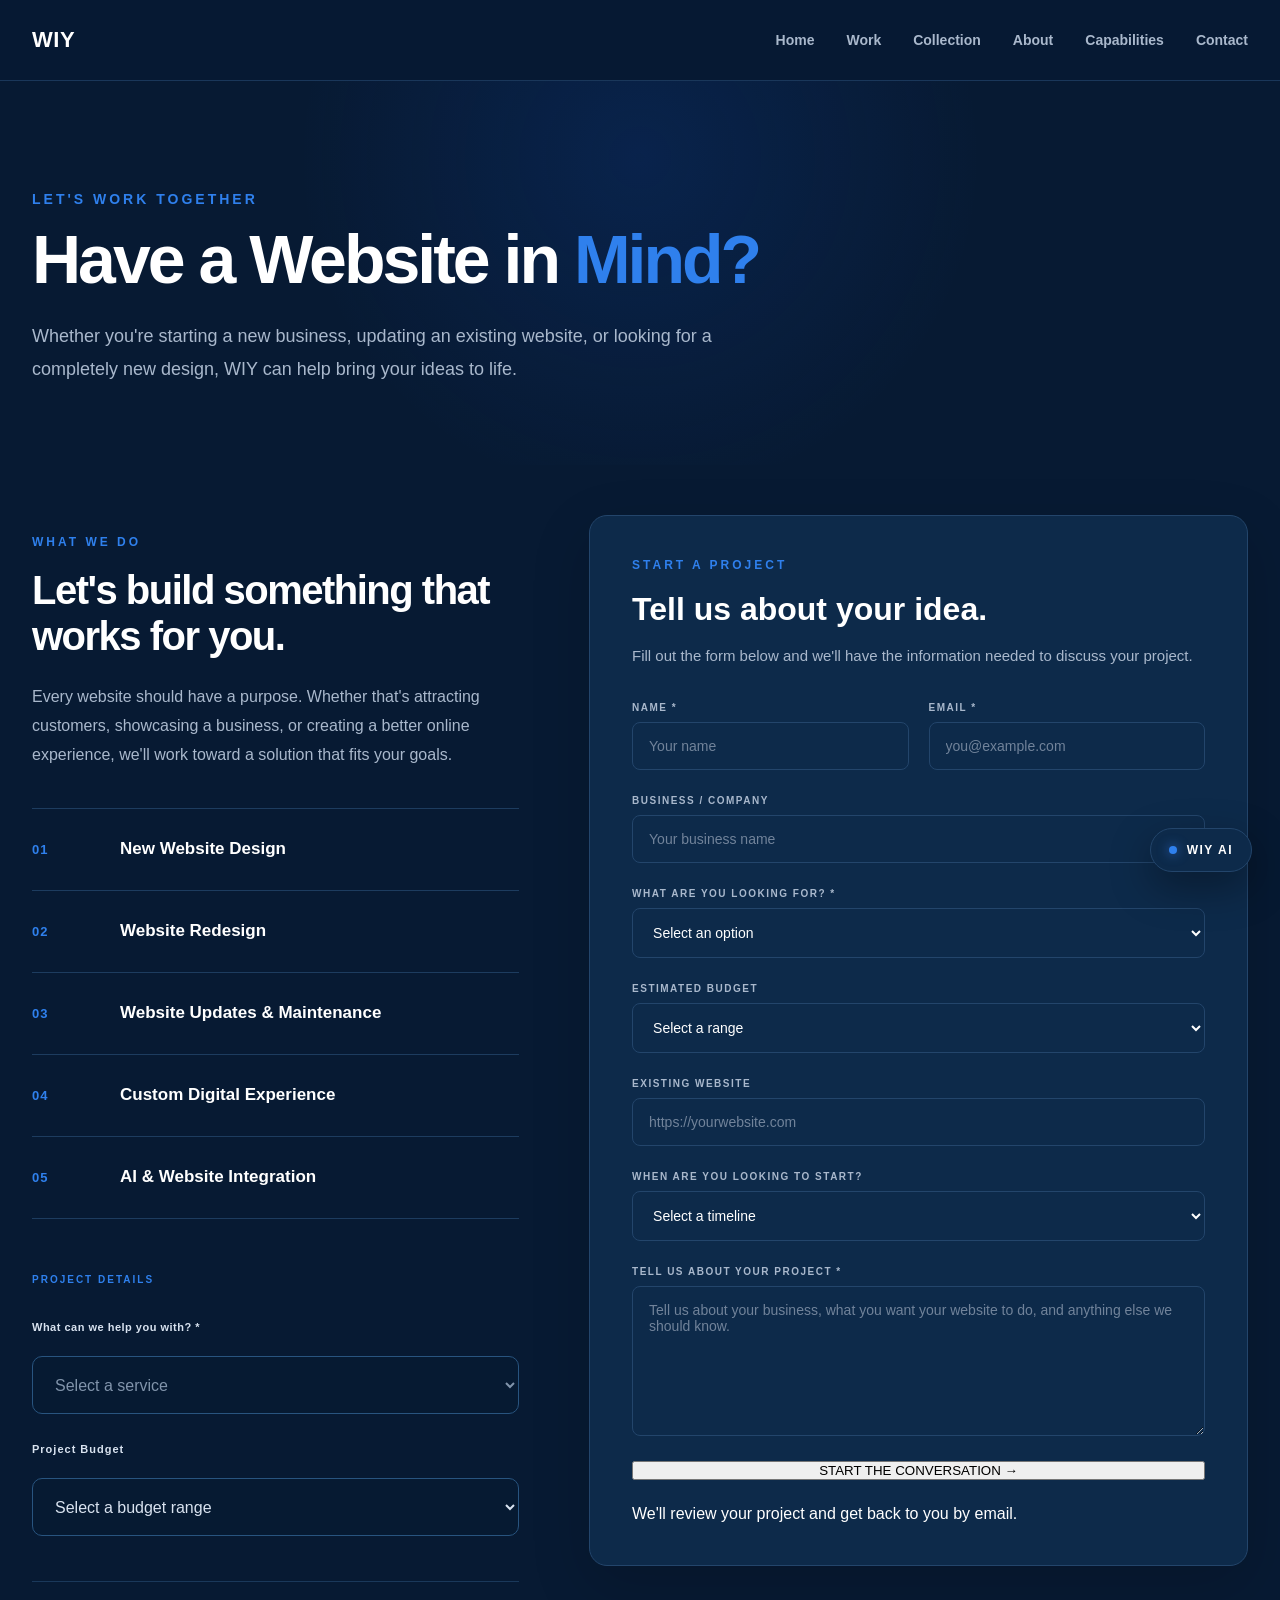
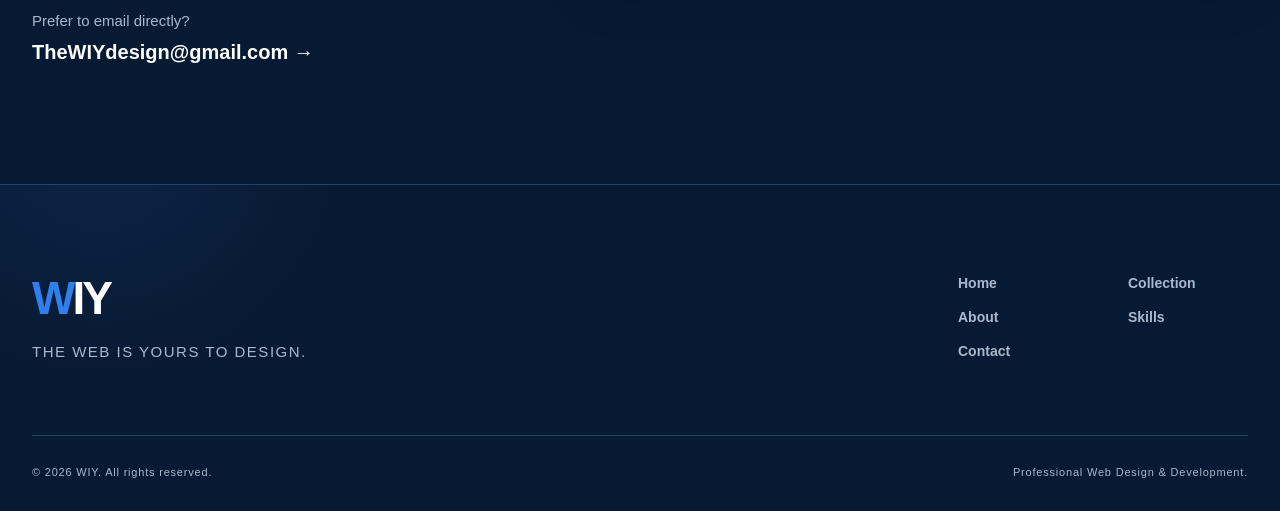
<file: contact.html>
<!DOCTYPE html>
<html lang="en">
<head>
    <meta charset="UTF-8">
    <meta name="viewport" content="width=device-width, initial-scale=1.0">

   <title>WIY | Web Design & Digital Experiences</title>

    <meta name="description" content="Professional website design, redesign, and development services from WIY. Tell us about your next website project.">

    <link rel="icon" type="image/png" href="./asset/WIY-main-logo.png">

    <link rel="stylesheet" href="style.css">
    <link rel="stylesheet" href="contact.css">
</head>

<body>

<header class="header">
    <div class="container">

        <nav class="nav">

            <a href="index.html" class="nav__logo">
                WIY
            </a>

            <div class="nav__links">
                <a href="index.html#home">Home</a>
                <a href="index.html#projects">Work</a>
                <a href="collection.html">Collection</a>
                <a href="index.html#about">About</a>
<a href="index.html#skills">Capabilities</a>
                <a href="contact.html">Contact</a>
            </div>

            <button class="nav__menu-btn" id="menu-btn" aria-label="Open navigation menu" aria-expanded="false">
                <span></span>
                <span></span>
                <span></span>
            </button>

        </nav>

        <div class="mobile__menu" id="mobile-menu">
            <a href="index.html#home">Home</a>
            <a href="index.html#projects">Work</a>
            <a href="collection.html">Collection</a>
            <a href="index.html#about">About</a>
            <a href="index.html#skills">Capabilities</a>
            <a href="contact.html">Contact</a>
        </div>

        <div class="overlay" id="overlay"></div>

    </div>
</header>


<main>

    <!-- CONTACT INTRO -->

    <section class="contact-page__hero">

        <div class="container">

            <div class="contact-page__intro">

                <p class="section__eyebrow">
                    LET'S WORK TOGETHER
                </p>

                <h1>
                    Have a Website in <span>Mind?</span>
                </h1>

                <p>
                    Whether you're starting a new business, updating
                    an existing website, or looking for a completely
                    new design, WIY can help bring your ideas to life.
                </p>

            </div>

        </div>

    </section>


    <!-- CONTACT FORM -->

    <section class="contact-page">

        <div class="container">

            <div class="contact-page__layout">


                <!-- LEFT SIDE -->

                <div class="contact-page__information">

                    <p class="contact-page__label">
                        WHAT WE DO
                    </p>

                    <h2>
                        Let's build something that works for you.
                    </h2>

                    <p class="contact-page__description">
                        Every website should have a purpose. Whether
                        that's attracting customers, showcasing a
                        business, or creating a better online experience,
                        we'll work toward a solution that fits your goals.
                    </p>


                    <div class="contact-page__services">

    <div class="contact-page__service">
        <span>01</span>
        <p>New Website Design</p>
    </div>

    <div class="contact-page__service">
        <span>02</span>
        <p>Website Redesign</p>
    </div>

    <div class="contact-page__service">
        <span>03</span>
        <p>Website Updates & Maintenance</p>
    </div>

    <div class="contact-page__service">
        <span>04</span>
        <p>Custom Digital Experience</p>
    </div>

    <div class="contact-page__service">
        <span>05</span>
        <p>AI & Website Integration</p>
    </div>

</div>

<div class="contact-form__field">

    <label for="service">What can we help you with? *</label>

    <select id="service" name="service" required>

        <option value="" disabled selected>
            Select a service
        </option>

        <option value="WIY Starter">
            WIY Starter — $1,000
        </option>

        <option value="WIY Growth">
            WIY Growth — $1,500
        </option>

        <option value="WIY Signature">
            WIY Signature — $2,000+
        </option>

        <option value="Website Redesign">
            Website Redesign
        </option>

        <option value="Website Updates & Maintenance">
            Website Updates & Maintenance
        </option>

        <option value="AI Integration">
            AI / Website Integration
        </option>

        <option value="Not Sure Yet">
            I'm Not Sure Yet
        </option>

    </select>

</div>

<div class="contact-form__field">

    <label for="budget">Project Budget</label>

    <select id="budget" name="budget">

        <option value="" selected>
            Select a budget range
        </option>

        <option value="Under $1,000">
            Under $1,000
        </option>

        <option value="$1,000 - $1,500">
            $1,000 - $1,500
        </option>

        <option value="$1,500 - $2,000">
            $1,500 - $2,000
        </option>

        <option value="$2,000+">
            $2,000+
        </option>

        <option value="Not Sure">
            I'm Not Sure Yet
        </option>

    </select>

</div>
                    <div class="contact-page__direct">

                        <p>Prefer to email directly?</p>

                        <a href="mailto:TheWIYdesign@gmail.com">
                            TheWIYdesign@gmail.com →
                        </a>

                    </div>

                </div>


                <!-- RIGHT SIDE: FORM -->

                <div class="contact-page__form-wrapper">

                    <div class="contact-page__form-heading">

                        <p class="contact-page__label">
                            START A PROJECT
                        </p>

                        <h2>
                            Tell us about your idea.
                        </h2>

                        <p>
                            Fill out the form below and we'll have
                            the information needed to discuss your project.
                        </p>

                    </div>


                    <form
    class="contact__form"
    action="https://formspree.io/f/mjygvapq"
    method="POST"
>

    <!-- SPAM PROTECTION -->
    <div style="display:none;">
        <label>
            Leave this field empty
            <input type="text" name="_gotcha" tabindex="-1" autocomplete="off">
        </label>
    </div>


    <!-- NAME + EMAIL -->

    <div class="contact__form-row">

        <div class="contact__field">

            <label for="lead-name">
                NAME *
            </label>

            <input
                type="text"
                id="lead-name"
                name="name"
                placeholder="Your name"
                autocomplete="name"
                required
            >

        </div>


        <div class="contact__field">

            <label for="lead-email">
                EMAIL *
            </label>

            <input
                type="email"
                id="lead-email"
                name="email"
                placeholder="you@example.com"
                autocomplete="email"
                required
            >

        </div>

    </div>


    <!-- BUSINESS -->

    <div class="contact__field">

        <label for="lead-business">
            BUSINESS / COMPANY
        </label>

        <input
            type="text"
            id="lead-business"
            name="business"
            placeholder="Your business name"
        >

    </div>


    <!-- SERVICE -->

    <div class="contact__field">

        <label for="lead-service">
            WHAT ARE YOU LOOKING FOR? *
        </label>

        <select
            id="lead-service"
            name="service"
            required
        >

            <option value="" disabled selected>
                Select an option
            </option>

            <option value="New Website">
                New Website
            </option>

            <option value="Website Redesign">
                Website Redesign
            </option>

            <option value="Website Updates">
                Website Updates / Maintenance
            </option>

            <option value="Landing Page">
                Landing Page
            </option>

            <option value="AI Integration">
                AI Integration
            </option>

            <option value="Not Sure">
                I'm Not Sure Yet
            </option>

        </select>

    </div>


    <!-- BUDGET -->

    <div class="contact__field">

        <label for="lead-budget">
            ESTIMATED BUDGET
        </label>

        <select
            id="lead-budget"
            name="budget"
        >

            <option value="" disabled selected>
                Select a range
            </option>

            <option value="Under $1,000">
                Under $1,000
            </option>

            <option value="$1,000 - $1,500">
                $1,000 – $1,500
            </option>

            <option value="$1,500 - $2,000">
                $1,500 – $2,000
            </option>

            <option value="$2,000+">
                $2,000+
            </option>

            <option value="Not Sure">
                Not Sure Yet
            </option>

        </select>

    </div>


    <!-- EXISTING WEBSITE -->

    <div class="contact__field">

        <label for="lead-website">
            EXISTING WEBSITE
        </label>

        <input
            type="url"
            id="lead-website"
            name="existing_website"
            placeholder="https://yourwebsite.com"
        >

    </div>


    <!-- TIMELINE -->

    <div class="contact__field">

        <label for="lead-timeline">
            WHEN ARE YOU LOOKING TO START?
        </label>

        <select
            id="lead-timeline"
            name="timeline"
        >

            <option value="" disabled selected>
                Select a timeline
            </option>

            <option value="As soon as possible">
                As soon as possible
            </option>

            <option value="Within 1 month">
                Within 1 month
            </option>

            <option value="1-3 months">
                1–3 months
            </option>

            <option value="3+ months">
                3+ months
            </option>

            <option value="Just exploring">
                Just exploring
            </option>

        </select>

    </div>


    <!-- PROJECT DETAILS -->

    <div class="contact__field">

        <label for="lead-message">
            TELL US ABOUT YOUR PROJECT *
        </label>

        <textarea
            id="lead-message"
            name="message"
            rows="7"
            placeholder="Tell us about your business, what you want your website to do, and anything else we should know."
            required
        ></textarea>

    </div>


    <!-- SUBMIT -->

    <button
        type="submit"
        class="contact__form-button"
    >
        START THE CONVERSATION
        <span>→</span>
    </button>


    <p class="contact__form-note">
        We'll review your project and get back to you by email.
    </p>

</form>

                </div>

            </div>

        </div>

    </section>

</main>


<!-- FOOTER -->

<footer class="footer">

    <div class="container">

        <div class="footer__top">

            <div class="footer__brand">

                <a href="index.html" class="footer__logo">
                    <span>W</span> IY
                </a>

                <p>The web is yours to design.</p>

            </div>

            <div class="footer__links">
                <a href="index.html#home">Home</a>
                <a href="collection.html">Collection</a>
                <a href="index.html#about">About</a>
                <a href="index.html#skills">Skills</a>
                <a href="contact.html">Contact</a>
            </div>

        </div>

        <div class="footer__bottom">

            <p>© 2026 WIY. All rights reserved.</p>

            <p>Professional Web Design & Development.</p>

        </div>

    </div>

</footer>

<!-- =====================================================
     WIY ASSISTANT
===================================================== -->

<button
    class="wiy-ai-button"
    id="wiyAiButton"
    aria-label="Open WIY Assistant"
>
    <span class="wiy-ai-button__dot"></span>
    WIY AI
</button>


<div class="wiy-ai" id="wiyAi" aria-hidden="true">

    <div class="wiy-ai__header">

        <div class="wiy-ai__title">

            <span class="wiy-ai__eyebrow">
                THE WEB IS YOURS TO DESIGN
            </span>

            <h3>WIY Assistant</h3>

        </div>

        <button
            class="wiy-ai__close"
            id="wiyAiClose"
            aria-label="Close WIY Assistant"
        >
            ×
        </button>

    </div>


    <div class="wiy-ai__messages" id="wiyAiMessages">

        <div class="wiy-ai__message wiy-ai__message--bot">

            <span class="wiy-ai__label">
                WIY AI
            </span>

            <p>
                Hey — welcome to WIY. What are you looking to build?
            </p>

        </div>


        <div class="wiy-ai__suggestions" id="wiyAiSuggestions">

            <button type="button" data-question="What does WIY do?">
                What does WIY do?
            </button>

            <button type="button" data-question="How much does a website cost?">
                Website pricing?
            </button>

            <button type="button" data-question="Which WIY package is right for me?">
                Which package is right for me?
            </button>

            <button type="button" data-question="What can WIY build?">
                What can WIY build?
            </button>

        </div>

    </div>


    <form class="wiy-ai__form" id="wiyAiForm">

        <input
            type="text"
            id="wiyAiInput"
            placeholder="Ask WIY..."
            autocomplete="off"
            aria-label="Ask WIY Assistant"
        >

        <button
            type="submit"
            aria-label="Send message"
        >
            →
        </button>

    </form>

</div>

<script src="script.js"></script>
<script src="contact.js"></script>

</body>
</html>
</file>
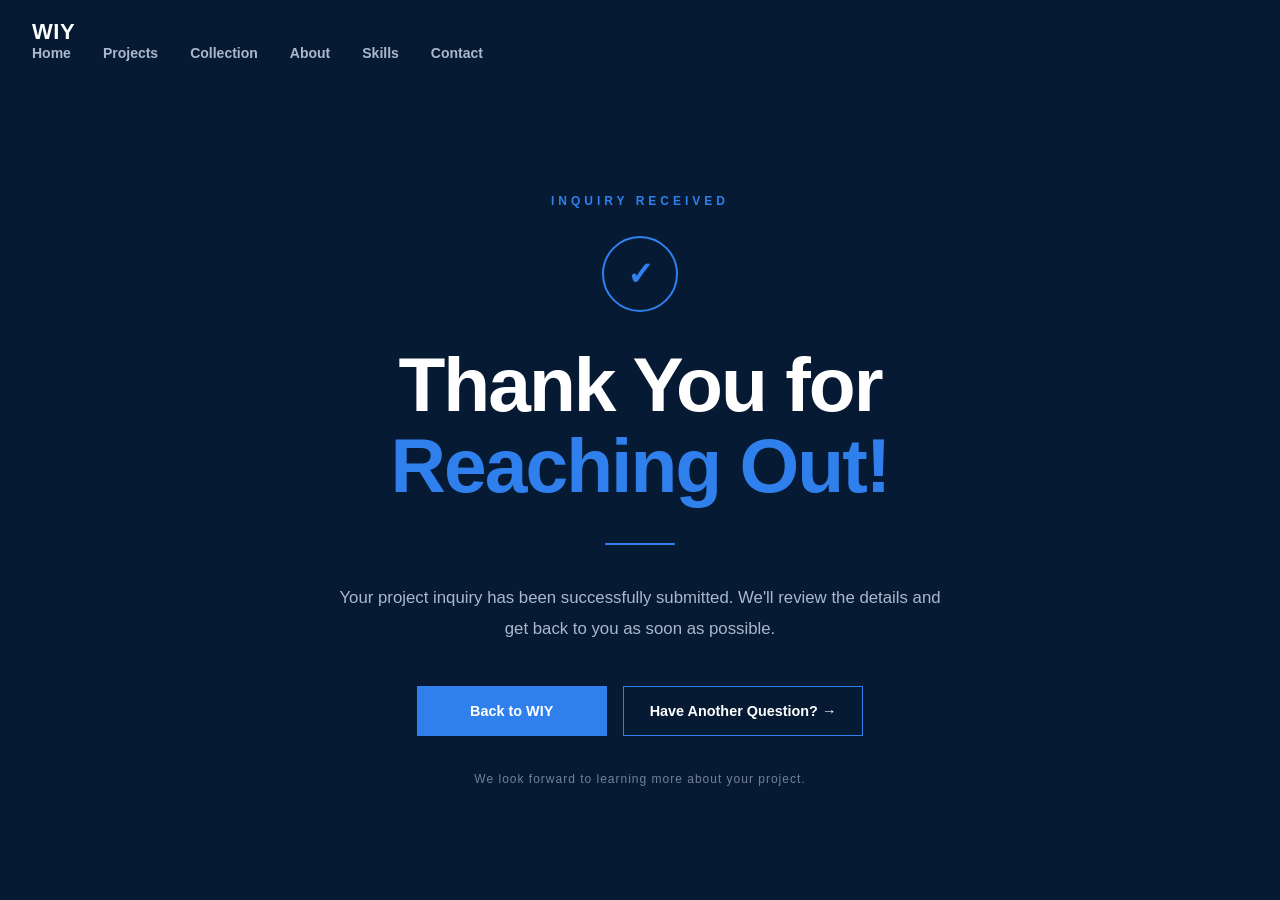
<file: inquiry-confirmed.html>
<!DOCTYPE html>
<html lang="en">

<head>

    <meta charset="UTF-8">

    <meta
        name="viewport"
        content="width=device-width, initial-scale=1.0">

    <meta
        name="description"
        content="Your WIY project inquiry has been successfully submitted.">

    <title>Inquiry Confirmed | WIY</title>

    <link
        rel="icon"
        type="image/png"
        href="./asset/WIY-main-logo.png">

    <link
        rel="stylesheet"
        href="style.css">
<link rel="stylesheet" href="confirmation.css">
</head>

<body class="confirmation-page">

    <!-- NAVIGATION -->

    <header class="nav">

        <div class="container nav__container">

            <a href="index.html#home" class="nav__logo">
                WIY
            </a>

            <nav class="nav__links">

                <a href="index.html#home">Home</a>

                <a href="index.html#projects">Projects</a>

                <a href="collection.html">Collection</a>

                <a href="index.html#about">About</a>

                <a href="index.html#skills">Skills</a>

                <a href="contact.html">Contact</a>

            </nav>

            <button
                class="nav__menu-btn"
                id="menu-btn"
                aria-label="Open navigation menu">

                <span></span>
                <span></span>
                <span></span>

            </button>

        </div>

        <div class="mobile__menu" id="mobile-menu">

            <a href="index.html#home">Home</a>
            <a href="index.html#projects">Projects</a>
            <a href="collection.html">Collection</a>
            <a href="index.html#about">About</a>
            <a href="index.html#skills">Skills</a>
            <a href="contact.html">Contact</a>

        </div>

        <div class="overlay" id="overlay"></div>

    </header>


    <!-- CONFIRMATION -->

    <main class="confirmation">

    <div class="confirmation__content">

        <p class="confirmation__eyebrow">
            INQUIRY RECEIVED
        </p>

        <div class="confirmation__icon">
            ✓
        </div>

        <h1>
            Thank You for<br>
            <span>Reaching Out!</span>
        </h1>

        <div class="confirmation__divider"></div>

        <p class="confirmation__message">
            Your project inquiry has been successfully submitted.
            We'll review the details and get back to you as soon as possible.
        </p>

        <div class="confirmation__actions">

            <a
                href="index.html"
                class="confirmation__button confirmation__button--primary">
                Back to WIY
            </a>

            <a
                href="mailto:TheWIYdesign@gmail.com"
                class="confirmation__button confirmation__button--secondary">
                Have Another Question? →
            </a>

        </div>

        <p class="confirmation__note">
            We look forward to learning more about your project.
        </p>

    </div>

</main>


    <script src="script.js"></script>

</body>

</html>
</file>
<file: style.css>
/* =====================================================
   GLOBAL STYLES
===================================================== */

:root{

    --navy:#071A33;
    --navy-light:#0D2A4A;

    --blue:#1456D9;
    --blue-bright:#2F80ED;

    --white:#FFFFFF;

    --text-light:#A9B8CC;

    --border:#23456B;
}

*,
*::before,
*::after {
    margin:0;
    padding:0;
    box-sizing: border-box;
}

img {
    max-width: 100%;
}

html{
    scroll-behavior:smooth;
}

body{
    font-family:Arial, Helvetica, sans-serif;

    background:var(--navy);
    color:var(--white);
}

a{
    text-decoration:none;
    color:inherit;
}

.container {
    width: 100%;
    max-width: 1280px;
    margin: 0 auto;
    padding-left: 32px;
    padding-right: 32px;
    box-sizing: border-box;
}
html,
body {
    width: 100%;
    max-width: 100%;
    overflow-x: hidden;
}

body {
    margin: 0;
}
/* =========================
   HEADER
========================= */

.header {
    position: sticky;
    top: 0;
    z-index: 1000;

    width: 100%;

    background: rgba(7, 26, 51, 0.92);

    border-bottom: 1px solid rgba(35, 69, 107, 0.7);

    backdrop-filter: blur(12px);
    -webkit-backdrop-filter: blur(12px);
}


.nav {
    min-height: 80px;

    display: flex;
    align-items: center;
    justify-content: space-between;
}


/* Desktop Links */

.nav__links {
    display: flex;
    align-items: center;
    gap: 32px;
}


.nav__links a {
    position: relative;

    font-size: 14px;
    font-weight: 600;

    color: var(--text-light);

    transition: color 0.3s ease;
}


.nav__links a::after {
    content: "";

    position: absolute;

    left: 0;
    bottom: -8px;

    width: 0;
    height: 2px;

    background: var(--blue-bright);

    transition: width 0.3s ease;
}


.nav__links a:hover {
    color: var(--white);
}


.nav__links a:hover::after {
    width: 100%;
}

/* logo */

.nav__logo {
    font-size: 22px;
    font-weight: 800;
    letter-spacing: 0.5px;
    color: var(--white);
    transition: color 0.3s ease;
}

.nav__logo:hover {
    color: var(--blue-bright);
}

/* =====================================================
   MOBILE MENU BUTTON
===================================================== */

.nav__menu-btn{
    display:none;

    width:48px;
    height:48px;

    border:none;

    background:transparent;

    cursor:pointer;

    justify-content:center;
    align-items:center;

    flex-direction:column;

    gap:5px;
}

.nav__menu-btn span{
    width:24px;
    height:2px;

    background:var(--white);

    border-radius:999px;

    transition:all .3s ease;
}

.nav__menu-btn.active span:nth-child(1){
    transform:translateY(7px) rotate(45deg);
}

.nav__menu-btn.active span:nth-child(2){
    opacity:0;
}

.nav__menu-btn.active span:nth-child(3){
    transform:translateY(-7px) rotate(-45deg);
}

/* =====================================================
   MOBILE MENU
===================================================== */

.mobile__menu{
    position:fixed;

    top:0;
    right:-320px;

    width:300px;
    height:100vh;

    padding:120px 32px 40px;

    background:var(--navy-light);

    display:flex;
    flex-direction:column;

    gap:28px;

    z-index:999;

    transition:right .3s ease;
}

.mobile__menu.active{
    right:0;
}

.mobile__menu a{
    font-size:18px;
    font-weight:600;

    color:var(--text-light);

    transition:color .3s ease;
}

.mobile__menu a:hover{
    color:var(--blue-bright);
}

.overlay{
    position:fixed;

    inset:0;

    background:rgba(0,0,0,.6);

    opacity:0;
    visibility:hidden;

    z-index:998;

    transition:all .3s ease;
}

.overlay.active{
    opacity:1;
    visibility:visible;
}


/* =========================
   HERO
========================= */

.hero {
    position: relative;
    width: 100%;
    min-height: calc(100vh - 80px);

    display: flex;
    align-items: center;
    justify-content: center;

    overflow: hidden;

    padding: 80px 0;

    background:
        radial-gradient(
            circle at 50% 30%,
            rgba(20, 86, 217, 0.16),
            transparent 45%
        ),
        var(--navy);
}


/* =========================
   HERO CONTAINER
========================= */

.hero__container {
    position: relative;
    z-index: 2;

    min-height: calc(100vh - 200px);

    display: flex;
    flex-direction: column;

    align-items: center;
    justify-content: center;

    text-align: center;
}


/* =========================
   LOGO LAYER
========================= */

.hero__logo-layer {
    position: absolute;

    z-index: 1;

    top: 35px;
    left: 50%;

    width: min(600px, 62vw);

    display: flex;
    justify-content: center;
    align-items: center;

    pointer-events: none;

    transform: translateX(-50%);

    opacity: 0.24;

    will-change: transform, opacity;
}


.hero__logo {
    width: 100%;
    height: auto;

    display: block;

    object-fit: contain;

    filter:
        drop-shadow(
            0 0 25px
            rgba(47, 128, 237, 0.15)
        );
}


/* =========================
   HERO CONTENT
========================= */

.hero__content {
    position: relative;

    z-index: 3;

    width: 100%;
    max-width: 950px;

    display: flex;
    flex-direction: column;

    align-items: center;

    text-align: center;

    margin-top: 180px;
}


/* Eyebrow */

.hero__eyebrow {
    font-size: 15px;
    font-weight: 700;

    letter-spacing: 4px;

    color: var(--blue-bright);

    margin-bottom: 20px;
}


/* Heading */

.hero h1 {
    width: 100%;
    max-width: 950px;

    font-size: 80px;
    line-height: 1.05;

    font-weight: 900;

    letter-spacing: -3px;

    color: var(--white);

    margin-bottom: 28px;
}


.hero h1 span {
    color: var(--blue-bright);
}


/* Description */

.hero__description {
    width: 100%;
    max-width: 680px;

    font-size: 20px;
    line-height: 1.8;

    color: var(--text-light);

    margin-bottom: 38px;
}


/* =========================
   BUTTONS
========================= */

.hero__buttons {
    display: flex;

    align-items: center;
    justify-content: center;

    gap: 18px;
}


/* =========================
   SCROLL INDICATOR
========================= */

.hero__scroll {
    position: absolute;

    z-index: 4;

    bottom: -12px;
    left: 50%;

    transform: translateX(-50%);

    display: flex;
    flex-direction: column;

    align-items: center;

    gap: 9px;

    color: var(--text-light);

    font-size: 9px;
    font-weight: 700;

    letter-spacing: 3px;

    white-space: nowrap;
}


.hero__scroll-icon {
    position: relative;

    width: 18px;
    height: 30px;

    border: 2px solid var(--blue-bright);

    border-radius: 999px;
}


.hero__scroll-icon::before {
    content: "";

    position: absolute;

    top: 6px;
    left: 50%;

    width: 3px;
    height: 6px;

    border-radius: 999px;

    background: var(--blue-bright);

    transform: translateX(-50%);

    animation: scrollIndicator 1.8s infinite ease-in-out;
}


@keyframes scrollIndicator {

    0% {
        opacity: 0;
        transform: translate(-50%, 0);
    }

    30% {
        opacity: 1;
    }

    70% {
        opacity: 1;
    }

    100% {
        opacity: 0;
        transform: translate(-50%, 8px);
    }
}


/* =====================================================
   BUTTONS
===================================================== */

.hero__buttons{
    display:flex;
    align-items:center;

    gap:18px;
}

.button{
    display:inline-flex;

    align-items:center;
    justify-content:center;

    min-width:160px;

    padding:16px 28px;

    border-radius:999px;

    font-size:15px;
    font-weight:700;

    transition:all .3s ease;
}

.button--primary{
    background:var(--blue);

    color:var(--white);
}

.button--primary:hover{
    background:var(--blue-bright);

    transform:translateY(-2px);
}

.button--secondary{
    border:1px solid var(--border);

    color:var(--white);

    background:transparent;
}

.button--secondary:hover{
    border-color:var(--blue-bright);

    color:var(--blue-bright);

    transform:translateY(-2px);
}


/* =====================================================
   TABLET
===================================================== */

@media (max-width:1024px){

    .container{
        padding:0 40px;
    }

    .nav__links{
        display:none;
    }

    .nav__menu-btn{
        display:flex;
    }

    .hero {
        min-height: calc(100vh - 72px);
        padding: 70px 0;
    }

    .hero__container {
        min-height: calc(100vh - 180px);
    }

    .hero__logo-layer {
        width: min(540px, 70vw);
        top: 45px;
        opacity: 0.22;
    }

    .hero__content {
        max-width: 850px;
        margin-top: 155px;
    }

    .hero h1 {
        font-size: 64px;
    }

    .hero__description {
        font-size: 18px;
        max-width: 620px;
    }

    .hero__scroll {
        bottom: 20px;
    }

    .about {
    padding: 100px 0;
    }

    .about__row {
    gap: 50px;
    }

    .about__content h2 {
    font-size: 46px;
    }

    .about__visual-box {
    max-width: 450px;
    }

    .about__logo-mark {
    font-size: 90px;
    }

    .skills {
    padding: 100px 0;
    }

    .skills__panel {
    padding: 36px;
    }

    .skills__grid {
    grid-template-columns: repeat(2, 1fr);
    }
    .contact {
    padding: 100px 0;
    }

    .contact__box {
    padding: 52px 42px;

    gap: 40px;
    }

    .contact__content h2 {
    font-size: 44px;
    }

    .contact__actions {
    flex-direction: column;
    align-items: stretch;
    }

}


/* =====================================================
   MOBILE
===================================================== */

@media (max-width:768px){

    .container{
        padding:0 20px;
    }

    .nav{
        min-height:72px;
    }

    .hero {
        min-height: calc(100vh - 70px);
        padding: 60px 0;
    }

    .hero__container {
        min-height: calc(100vh - 145px);
    }

    .hero__logo-layer {
        width: min(420px, 88vw);
        top: 50px;
        opacity: 0.18;
    }

    .hero__content {
        max-width: 600px;
        margin-top: 125px;
    }

    .hero__eyebrow {
        font-size: 12px;
        letter-spacing: 3px;
        margin-bottom: 18px;
    }

    .hero h1 {
        font-size: 48px;
        line-height: 1.08;
        letter-spacing: -2px;
        margin-bottom: 22px;
    }

    .hero__description {
        font-size: 16px;
        line-height: 1.7;
        max-width: 520px;
        margin-bottom: 30px;
    }

    .hero__buttons {
        width: 100%;
        flex-direction: column;
        gap: 14px;
    }

    .hero__buttons .button {
        width: 100%;
        max-width: 280px;
    }

    .hero__scroll {
        padding: 0 20px;
        bottom: 20px;
        font-size: 8px;
        letter-spacing: 2px;
    }
    .contact {
    padding: 80px 0;
    }

    .contact__box {
    flex-direction: column;

    align-items: center;

    text-align: center;

    padding: 48px 28px;

    gap: 32px;
    }

    .contact__content {
    max-width: 600px;
    }

    .contact__content h2 {
    font-size: 40px;
    }

    .contact__description {
    font-size: 16px;
    }

    .contact__actions {
    width: 100%;

    flex-direction: column;

    align-items: center;
    }

    .contact__button {
    width: 100%;
    max-width: 280px;
    }

    .footer {
    padding: 44px 0 28px;
    }

    .footer__top {
    flex-direction: column;

    align-items: center;

    text-align: center;

    gap: 28px;
    }

    .footer__links {
    flex-wrap: wrap;

    justify-content: center;

    gap: 18px 24px;
    }

    .footer__bottom {
    flex-direction: column;

    text-align: center;

    gap: 8px;
    }

    /* =========================
   ABOUT — MOBILE
========================= */

.about {
    padding: 80px 0;
}

.about__row {
    display: flex;
    flex-direction: column;

    width: 100%;
    gap: 48px;
}

.about__visual {
    order: 1;

    width: 100%;

    display: flex;
    justify-content: center;
}

.about__visual-box {
    width: 100%;
    max-width: 420px;
}

.about__content {
    order: 2;

    width: 100%;
    max-width: 600px;

    margin: 0 auto;

    text-align: center;

    overflow-wrap: break-word;
}

.about__content h2 {
    width: 100%;

    font-size: 40px;
    line-height: 1.15;

    overflow-wrap: break-word;
}

.about__text {
    width: 100%;
    max-width: 560px;

    margin-left: auto;
    margin-right: auto;

    font-size: 16px;
    line-height: 1.75;

    overflow-wrap: break-word;
}

.about__content .button {
    margin-left: auto;
    margin-right: auto;
}

    .skills {
    padding: 80px 0;
}

    .skills__heading {
    margin-bottom: 45px;
    }

    .skills__panel {
    padding: 28px;
    border-radius: 16px;
    }

    .skills__panel-header {
    align-items: flex-start;
    flex-direction: column;
    gap: 20px;
    }

    .skills__grid {
    grid-template-columns: 1fr;
    }

    .skill__card {
    min-height: auto;
    }

}


/* =====================================================
   SMALL PHONE
===================================================== */

@media (max-width:480px){

    .container{
        padding:0 16px;
    }

    .hero {
        min-height: calc(100vh - 64px);
        padding: 50px 0;
    }

    .hero__container {
        min-height: calc(100vh - 125px);
    }

    .hero__logo-layer {
        width: 92vw;
        top: 55px;
        opacity: 0.15;
    }

    .hero__content {
        margin-top: 105px;
    }

    .hero__eyebrow {
        font-size: 10px;
        letter-spacing: 2.5px;
    }

    .hero h1 {
        font-size: 38px;
        letter-spacing: -1.5px;
    }

    .hero__description {
        font-size: 15px;
        line-height: 1.65;
    }

    .hero__scroll {
        bottom: -5px;
    }

    .button{
        width:100%;
        max-width:260px;
    }

    .mobile__menu{
        width:280px;
    }

    .contact {
    padding: 64px 0;
    }

    .contact__box {
    padding: 40px 20px;

    border-radius: 16px;
    }

    .contact__content h2 {
    font-size: 34px;
    letter-spacing: -1px;
    }

    .contact__description {
    font-size: 15px;
    }

    .contact__button {
    max-width: 100%;
    }

    .footer {
    padding: 40px 0 24px;
    }

    .footer__links {
    gap: 16px;
    }

    .footer__links a {
    font-size: 13px;
    }

    /* =========================
   ABOUT — SMALL PHONE
========================= */

.about {
    padding: 64px 0;
}

.about__row {
    gap: 40px;
}

.about__visual-box {
    width: 100%;
    max-width: 340px;

    border-radius: 16px;
}

.about__logo-mark {
    font-size: 70px;
    letter-spacing: 5px;
}

.about__visual-box > p {
    font-size: 9px;
    letter-spacing: 2.5px;
}

.about__content {
    width: 100%;
    max-width: 100%;
}

.about__content h2 {
    font-size: 34px;
    letter-spacing: -1px;
}

.about__text {
    font-size: 15px;
    line-height: 1.7;
}

    .skills {
    padding: 64px 0;
    }

    .skills__panel {
    padding: 20px;
    }

    .skills__panel-header h3 {
    font-size: 24px;
    }

    .skills__status {
    font-size: 8px;
    }

    .skill__card {
    padding: 22px;
    }

    .skill__icon {
    width: 42px;
    height: 42px;
    }

    .skill__info h4 {
    font-size: 17px;
    }

    .skill__info p {
    font-size: 13px;
    }

}

/* =========================
   FEATURED PROJECTS
========================= */

.projects {
    width: 100%;
    padding: 120px 0;
    background: var(--navy);
}

.section__heading {
    max-width: 700px;
    margin-bottom: 64px;
}

.section__eyebrow {
    font-size: 14px;
    font-weight: 700;
    letter-spacing: 3px;
    color: var(--blue-bright);
    margin-bottom: 16px;
}

.section__heading h2 {
    font-size: 56px;
    line-height: 1.1;
    font-weight: 900;
    letter-spacing: -2px;
    margin-bottom: 20px;
}

.section__heading > p:last-child {
    font-size: 18px;
    line-height: 1.7;
    color: var(--text-light);
}


/* Featured Project */

.projects__featured {
    width: 100%;
    display: grid;
    grid-template-columns: 1.4fr 1fr;
    background: var(--navy-light);
    border: 1px solid var(--border);
    border-radius: 20px;
    overflow: hidden;
    transition: transform 0.3s ease, border-color 0.3s ease;
}

.projects__featured:hover {
    transform: translateY(-6px);
    border-color: var(--blue-bright);
}


/* Project Image */

.project__featured-image {
    width: 100%;
    min-height: 500px;
    overflow: hidden;
    background: #0A2342;
}

.project__featured-image img {
    width: 100%;
    height: 100%;
    display: block;
    object-fit: cover;
    transition: transform 0.5s ease;
}

.projects__featured:hover .project__featured-image img {
    transform: scale(1.03);
}


/* Project Content */

.project__featured-content {
    display: flex;
    flex-direction: column;
    justify-content: center;
    padding: 64px;
}

.project__category {
    font-size: 13px;
    font-weight: 700;
    letter-spacing: 2px;
    color: var(--blue-bright);
    margin-bottom: 18px;
}

.project__featured-content h3 {
    font-size: 42px;
    line-height: 1.15;
    font-weight: 800;
    letter-spacing: -1px;
    margin-bottom: 24px;
}

.project__description {
    font-size: 17px;
    line-height: 1.8;
    color: var(--text-light);
    margin-bottom: 32px;
}


/* Technology Tags */

.project__tags {
    display: flex;
    flex-wrap: wrap;
    gap: 10px;
    margin-bottom: 36px;
}

.project__tags span {
    padding: 8px 14px;
    border: 1px solid var(--border);
    border-radius: 999px;
    font-size: 13px;
    font-weight: 600;
    color: var(--text-light);
    background: rgba(20, 86, 217, 0.08);
}


/* Project Links */

.project__links {
    display: flex;
    align-items: center;
    gap: 24px;
}

.project__link {
    font-size: 15px;
    font-weight: 700;
    color: var(--white);
    transition: color 0.3s ease;
}

.project__link:hover {
    color: var(--blue-bright);
}

.project__link--primary {
    padding: 13px 22px;
    background: var(--blue);
    border-radius: 8px;
}

.project__link--primary:hover {
    color: var(--white);
    background: var(--blue-bright);
}

/* =========================
   OTHER PROJECTS
========================= */

.projects__other {
    width: 100%;
    margin-top: 110px;
}

.projects__other-heading {
    margin-bottom: 42px;
}

.projects__other-heading h3 {
    font-size: 38px;
    line-height: 1.2;
    font-weight: 800;
    letter-spacing: -1px;
    color: var(--white);
}


/* Project Grid */

.projects__grid {
    width: 100%;

    display: grid;

    grid-template-columns: repeat(2, 1fr);

    gap: 32px;
}


/* Project Card */

.project__card {
    overflow: hidden;

    background: var(--navy-light);

    border: 1px solid var(--border);

    border-radius: 16px;

    transition:
        transform 0.3s ease,
        border-color 0.3s ease;
}


.project__card:hover {
    transform: translateY(-6px);

    border-color: var(--blue-bright);
}


/* Project Image */

.project__image {
    width: 100%;
    height: 280px;

    overflow: hidden;

    background: #0A2342;
}


.project__image img {
    width: 100%;
    height: 100%;

    display: block;

    object-fit: cover;

    transition: transform 0.5s ease;
}


.project__card:hover .project__image img {
    transform: scale(1.04);
}


/* Project Content */

.project__content {
    padding: 32px;
}


.project__content .project__category {
    margin-bottom: 12px;
}


.project__content h3 {
    font-size: 28px;
    line-height: 1.2;

    font-weight: 800;

    color: var(--white);

    margin-bottom: 16px;
}


.project__content > p:not(.project__category) {
    font-size: 16px;
    line-height: 1.7;

    color: var(--text-light);

    margin-bottom: 24px;
}


/* Tags */

.project__content .project__tags {
    margin-bottom: 28px;
}


/* Links */

.project__content .project__links {
    display: flex;

    align-items: center;

    gap: 24px;
}


.project__content .project__links a {
    font-size: 14px;
    font-weight: 700;

    color: var(--white);

    transition: color 0.3s ease;
}


.project__content .project__links a:hover {
    color: var(--blue-bright);
}

/* =========================
   PROJECTS — TABLET
========================= */

@media (max-width: 1024px) {

    .projects {
        padding: 100px 0;
    }

    .section__heading {
        margin-bottom: 48px;
    }

    .section__heading h2 {
        font-size: 48px;
    }

    .projects__featured {
        grid-template-columns: 1fr;
    }

    .project__featured-image {
        min-height: 400px;
    }

    .project__featured-content {
        padding: 48px;
    }

    .project__featured-content h3 {
        font-size: 36px;
    }

    .projects__other {
    margin-top: 90px;
    }

    .projects__grid {
    gap: 24px;
    }

    .project__image {
    height: 240px;
    }

    .project__content {
    padding: 28px;
    }
}


/* =========================
   PROJECTS — MOBILE
========================= */

@media (max-width: 768px) {

    .projects {
        padding: 80px 0;
    }

    .section__heading {
        margin-bottom: 40px;
    }

    .section__heading h2 {
        font-size: 40px;
    }

    .section__heading > p:last-child {
        font-size: 16px;
    }

    .projects__featured {
        border-radius: 16px;
    }

    .project__featured-image {
        min-height: 260px;
    }

    .project__featured-content {
        padding: 36px 28px;
    }

    .project__featured-content h3 {
        font-size: 32px;
    }

    .project__description {
        font-size: 16px;
    }

    .project__links {
        flex-wrap: wrap;
    }

    .projects__other {
    margin-top: 70px;
    }

    .projects__other-heading h3 {
    font-size: 32px;
    }

    .projects__grid {
    grid-template-columns: 1fr;
    gap: 24px;
    }

    .project__image {
    height: 240px;
    }

    .project__content {
    padding: 28px;
    }
}


/* =========================
   PROJECTS — SMALL PHONE
========================= */

@media (max-width: 480px) {

    .projects {
        padding: 64px 0;
    }

    .section__heading h2 {
        font-size: 34px;
    }

    .project__featured-image {
        min-height: 210px;
    }

    .project__featured-content {
        padding: 28px 22px;
    }

    .project__featured-content h3 {
        font-size: 28px;
    }

    .project__links {
        flex-direction: column;
        align-items: stretch;
        gap: 14px;
    }

    .project__link--primary {
        text-align: center;
    }
    .projects__other-heading h3 {
    font-size: 28px;
    }

    .project__image {
    height: 210px;
    }

    .project__content {
    padding: 24px;
    }
}

/* =========================
   ABOUT
========================= */

.about {
    width: 100%;
    padding: 120px 0;
    background: var(--navy-light);
}


/* About Row */

.about__row {
    width: 100%;

    display: grid;

    grid-template-columns: 1fr 1fr;

    align-items: center;

    gap: 90px;
}


/* =========================
   ABOUT VISUAL
========================= */

.about__visual {
    width: 100%;
    display: flex;
    justify-content: center;
    transform: translateY(20px);
}


.about__visual-box {
    position: relative;

    width: 100%;
    max-width: 520px;

    aspect-ratio: 1 / 1;

    display: flex;
    flex-direction: column;

    align-items: center;
    justify-content: center;

    text-align: center;

    background:
        radial-gradient(
            circle at center,
            rgba(20, 86, 217, 0.18),
            transparent 65%
        ),
        #081f3d;

    border: 1px solid var(--border);

    border-radius: 20px;

    overflow: hidden;
}


/* Blueprint Grid */

.about__visual-box::before {
    content: "";

    position: absolute;

    inset: 0;

    background-image:
        linear-gradient(
            rgba(47, 128, 237, 0.08) 1px,
            transparent 1px
        ),
        linear-gradient(
            90deg,
            rgba(47, 128, 237, 0.08) 1px,
            transparent 1px
        );

    background-size: 40px 40px;

    pointer-events: none;
}


/* WIY Logo */

.about__logo-mark {
    position: relative;
    z-index: 1;

    font-size: 110px;

    line-height: 1;

    font-weight: 900;

    letter-spacing: 8px;

    color: transparent;

    -webkit-text-stroke: 2px var(--blue-bright);

    text-shadow:
        0 0 30px rgba(47, 128, 237, 0.2);
}


/* Tagline */

.about__visual-box > p {
    position: relative;
    z-index: 1;

    margin-top: 24px;

    font-size: 12px;

    font-weight: 700;

    letter-spacing: 4px;

    color: var(--text-light);
}


/* Decorative Lines */

.about__visual-box::after {
    content: "";

    position: absolute;

    width: 65%;
    height: 65%;

    border: 1px solid rgba(47, 128, 237, 0.25);

    border-radius: 50%;

    pointer-events: none;
}


/* =========================
   ABOUT CONTENT
========================= */

.about__content {
    width: 100%;
    max-width: 620px;
}


.about__content h2 {
    font-size: 56px;

    line-height: 1.1;

    font-weight: 900;

    letter-spacing: -2px;

    margin-bottom: 28px;
}


.about__content h2 span {
    color: var(--blue-bright);
}


.about__text {
    font-size: 17px;

    line-height: 1.8;

    color: var(--text-light);

    margin-bottom: 22px;
}


.about__content .button {
    margin-top: 18px;
}



/* =========================
   SKILLS
========================= */

.skills {
    width: 100%;
    padding: 120px 0;
    background: var(--navy);
}


/* Heading */

.skills__heading {
    max-width: 720px;
    margin-bottom: 64px;
}

.skills__heading h2 span {
    color: var(--blue-bright);
}


/* =========================
   SKILLS PANEL
========================= */

.skills__panel {
    width: 100%;

    padding: 48px;

    background: var(--navy-light);

    border: 1px solid var(--border);

    border-radius: 20px;

    position: relative;

    overflow: hidden;
}


/* Blueprint Grid */

.skills__panel::before {
    content: "";

    position: absolute;

    inset: 0;

    background-image:
        linear-gradient(
            rgba(47, 128, 237, 0.045) 1px,
            transparent 1px
        ),
        linear-gradient(
            90deg,
            rgba(47, 128, 237, 0.045) 1px,
            transparent 1px
        );

    background-size: 40px 40px;

    pointer-events: none;
}


/* =========================
   PANEL HEADER
========================= */

.skills__panel-header {
    position: relative;
    z-index: 1;

    display: flex;

    align-items: center;
    justify-content: space-between;

    padding-bottom: 32px;

    margin-bottom: 32px;

    border-bottom: 1px solid var(--border);
}


.skills__panel-label {
    font-size: 12px;

    font-weight: 700;

    letter-spacing: 3px;

    color: var(--blue-bright);

    margin-bottom: 10px;
}


.skills__panel-header h3 {
    font-size: 28px;

    font-weight: 800;

    color: var(--white);
}


/* Status */

.skills__status {
    display: flex;

    align-items: center;

    gap: 9px;

    font-size: 10px;

    font-weight: 700;

    letter-spacing: 2px;

    color: var(--text-light);
}


.skills__status span {
    width: 8px;
    height: 8px;

    border-radius: 50%;

    background: var(--blue-bright);

    box-shadow:
        0 0 12px rgba(47, 128, 237, 0.8);
}


/* =========================
   SKILLS GRID
========================= */

.skills__grid {
    position: relative;
    z-index: 1;

    display: grid;

    grid-template-columns: repeat(3, 1fr);

    gap: 18px;
}


/* =========================
   SKILL CARD
========================= */

.skill__card {
    min-height: 150px;

    display: flex;

    align-items: flex-start;

    gap: 20px;

    padding: 26px;

    background: rgba(7, 26, 51, 0.65);

    border: 1px solid var(--border);

    border-radius: 12px;

    transition:
        transform 0.3s ease,
        border-color 0.3s ease,
        background 0.3s ease;
}


.skill__card:hover {
    transform: translateY(-5px);

    border-color: var(--blue-bright);

    background: rgba(20, 86, 217, 0.1);
}


/* Skill Icon */

.skill__icon {
    width: 48px;
    height: 48px;

    flex-shrink: 0;

    display: flex;

    align-items: center;
    justify-content: center;

    border: 1px solid var(--blue);

    border-radius: 8px;

    color: var(--blue-bright);

    font-size: 17px;

    font-weight: 800;

    background: rgba(20, 86, 217, 0.08);
}


.skill__icon--js {
    font-size: 13px;
}


/* Skill Information */

.skill__info h4 {
    font-size: 18px;

    font-weight: 700;

    color: var(--white);

    margin-bottom: 8px;
}


.skill__info p {
    font-size: 14px;

    line-height: 1.6;

    color: var(--text-light);

    margin: 0;
}

/* =========================
   CONTACT
========================= */

.contact {
    width: 100%;
    padding: 120px 0;
    background: var(--navy-light);
}


.contact__box {
    position: relative;

    width: 100%;

    display: flex;
    align-items: center;
    justify-content: space-between;

    gap: 60px;

    padding: 72px 64px;

    background:
        radial-gradient(
            circle at 15% 50%,
            rgba(47, 128, 237, 0.16),
            transparent 45%
        ),
        var(--navy);

    border: 1px solid var(--border);

    border-radius: 20px;

    overflow: hidden;
}


/* Blueprint grid */

.contact__box::before {
    content: "";

    position: absolute;

    inset: 0;

    background-image:
        linear-gradient(
            rgba(47, 128, 237, 0.045) 1px,
            transparent 1px
        ),
        linear-gradient(
            90deg,
            rgba(47, 128, 237, 0.045) 1px,
            transparent 1px
        );

    background-size: 40px 40px;

    pointer-events: none;
}


.contact__content {
    position: relative;
    z-index: 1;

    width: 100%;
    max-width: 700px;
}


.contact__content h2 {
    font-size: 52px;
    line-height: 1.1;

    font-weight: 900;

    letter-spacing: -2px;

    margin-bottom: 24px;
}


.contact__content h2 span {
    color: var(--blue-bright);
}


.contact__description {
    max-width: 600px;

    font-size: 17px;
    line-height: 1.8;

    color: var(--text-light);
}


/* =========================
   CONTACT BUTTONS
========================= */

.contact__actions {
    position: relative;
    z-index: 1;

    display: flex;
    align-items: center;

    gap: 16px;

    flex-shrink: 0;
}


.contact__button {
    display: inline-flex;

    align-items: center;
    justify-content: center;

    min-width: 145px;

    padding: 15px 24px;

    border-radius: 8px;

    font-size: 15px;
    font-weight: 700;

    transition:
        transform 0.3s ease,
        background 0.3s ease,
        border-color 0.3s ease,
        color 0.3s ease;
}


.contact__button:hover {
    transform: translateY(-3px);
}


.contact__button--primary {
    background: var(--blue);

    color: var(--white);
}


.contact__button--primary:hover {
    background: var(--blue-bright);
}


.contact__button--secondary {
    background: transparent;

    border: 1px solid var(--border);

    color: var(--white);
}


.contact__button--secondary:hover {
    border-color: var(--blue-bright);

    color: var(--blue-bright);
}

/* =========================
   FOOTER
========================= */

.footer {
    width: 100%;

    padding: 56px 0 32px;

    background: var(--navy);

    border-top: 1px solid var(--border);
}


.footer__top {
    display: flex;

    align-items: center;
    justify-content: space-between;

    gap: 40px;

    padding-bottom: 40px;

    border-bottom: 1px solid var(--border);
}


/* Brand */

.footer__brand {
    display: flex;

    flex-direction: column;

    gap: 10px;
}


.footer__logo {
    font-size: 28px;

    font-weight: 900;

    letter-spacing: 2px;

    color: var(--white);
}


.footer__logo span {
    color: var(--blue-bright);
}


.footer__brand p {
    font-size: 14px;

    color: var(--text-light);
}


/* Links */

.footer__links {
    display: flex;

    align-items: center;

    gap: 28px;
}


.footer__links a {
    font-size: 14px;

    font-weight: 600;

    color: var(--text-light);

    transition: color 0.3s ease;
}


.footer__links a:hover {
    color: var(--blue-bright);
}


/* Bottom */

.footer__bottom {
    display: flex;

    align-items: center;
    justify-content: space-between;

    gap: 20px;

    padding-top: 28px;
}


.footer__bottom p {
    font-size: 12px;

    line-height: 1.6;

    color: var(--text-light);
}











@media (max-width: 768px) {

    .container {
        width: 100%;
        max-width: 100%;
        padding-left: 26px;
        padding-right: 26px;
        box-sizing: border-box;
    }

}

@media (max-width: 480px) {

    .container {
        width: 100%;
        max-width: 100%;
        padding-left: 20px;
        padding-right: 20px;
        box-sizing: border-box;
    }

}

/* ==================================================
   SKILLS — MOBILE CARD LAYOUT
================================================== */

@media (max-width: 768px) {

    .skills {
        width: 100% !important;
        overflow: hidden !important;
    }

    .skills__panel {
        width: 100% !important;
        max-width: 100% !important;

        padding: 28px !important;

        overflow: hidden !important;
    }

    .skills__grid {
        width: 100% !important;
        max-width: 100% !important;

        display: flex !important;
        flex-direction: column !important;

        gap: 20px !important;
    }

    .skill__card {
        width: 100% !important;
        max-width: 100% !important;

        min-height: 0 !important;

        display: flex !important;
        flex-direction: column !important;
        align-items: flex-start !important;

        gap: 18px !important;

        padding: 26px !important;

        overflow: hidden !important;
    }

    .skill__info {
        width: 100% !important;
        max-width: 100% !important;
    }

    .skill__info h4 {
        font-size: 21px !important;
        line-height: 1.25 !important;

        overflow-wrap: break-word !important;
    }

    .skill__info p {
        width: 100% !important;
        max-width: 100% !important;

        font-size: 15px !important;
        line-height: 1.7 !important;

        overflow-wrap: break-word !important;
        word-wrap: break-word !important;
    }
}


@media (max-width: 480px) {

    .skills {
        padding: 64px 0 !important;
    }

    .skills__panel {
        padding: 20px !important;
    }

    .skill__card {
        padding: 22px !important;
    }

    .skill__icon {
        width: 46px !important;
        height: 46px !important;
    }

    .skill__info h4 {
        font-size: 19px !important;
    }

    .skill__info p {
        font-size: 14px !important;
    }
}

/* ==================================================
   FINAL ABOUT MOBILE OVERRIDE
   KEEP THIS AT THE VERY BOTTOM OF style.css
================================================== */

@media (max-width: 768px) {

    .about {
        width: 100% !important;
        max-width: 100% !important;
        padding: 80px 0 !important;
        overflow: hidden !important;
    }

    .about .container {
        width: 100% !important;
        max-width: 100% !important;
        padding-left: 26px !important;
        padding-right: 26px !important;
        box-sizing: border-box !important;
    }

    .about__row {
        width: 100% !important;
        max-width: 100% !important;

        display: flex !important;
        flex-direction: column !important;

        align-items: center !important;

        gap: 48px !important;
    }

    /* LOGO / VISUAL FIRST */

    .about__visual {
        order: 1 !important;

        width: 100% !important;
        max-width: 100% !important;

        display: flex !important;
        justify-content: center !important;
        align-items: center !important;
    }

    .about__visual-box {
        width: 100% !important;
        max-width: 420px !important;

        margin: 0 auto !important;
    }

    /* TEXT SECOND */

    .about__content {
        order: 2 !important;

        width: 100% !important;
        max-width: 600px !important;

        margin: 0 auto !important;

        text-align: center !important;

        overflow: hidden !important;
    }

    .about__content h2 {
        width: 100% !important;
        max-width: 100% !important;

        font-size: 40px !important;
        line-height: 1.15 !important;

        overflow-wrap: break-word !important;
        word-wrap: break-word !important;
    }

    .about__text {
        width: 100% !important;
        max-width: 560px !important;

        margin-left: auto !important;
        margin-right: auto !important;

        font-size: 16px !important;
        line-height: 1.75 !important;

        overflow-wrap: break-word !important;
        word-wrap: break-word !important;
    }

    .about__content .button {
        margin-left: auto !important;
        margin-right: auto !important;
    }
}


/* ==================================================
   ABOUT — SMALL PHONES
================================================== */

@media (max-width: 480px) {

    .about {
        padding: 64px 0 !important;
    }

    .about .container {
        padding-left: 20px !important;
        padding-right: 20px !important;
    }

    .about__row {
        gap: 40px !important;
    }

    .about__visual-box {
        max-width: 340px !important;
    }

    .about__content {
        width: 100% !important;
        max-width: 100% !important;
    }

    .about__content h2 {
        font-size: 34px !important;
        letter-spacing: -1px !important;
    }

    .about__text {
        font-size: 15px !important;
    }
}


/* ==================================================
   FINAL CONTACT MOBILE FIX
================================================== */

@media (max-width: 768px) {

    .contact {
        width: 100% !important;
        max-width: 100% !important;
        overflow: hidden !important;
    }

    .contact .container {
        width: 100% !important;
        max-width: 100% !important;

        padding-left: 26px !important;
        padding-right: 26px !important;

        box-sizing: border-box !important;
    }

    .contact__box {
        width: 100% !important;
        max-width: 100% !important;

        display: flex !important;
        flex-direction: column !important;

        align-items: center !important;

        padding: 48px 26px !important;

        gap: 32px !important;

        box-sizing: border-box !important;

        overflow: hidden !important;

        text-align: center !important;
    }

    .contact__content {
        width: 100% !important;
        max-width: 600px !important;

        margin: 0 auto !important;

        box-sizing: border-box !important;

        text-align: center !important;
    }

    .contact__content h2 {
        width: 100% !important;
        max-width: 100% !important;

        font-size: 40px !important;
        line-height: 1.12 !important;

        letter-spacing: -1.5px !important;

        margin: 0 auto 24px !important;

        white-space: normal !important;

        overflow-wrap: break-word !important;
        word-wrap: break-word !important;
    }

    .contact__description {
        width: 100% !important;
        max-width: 560px !important;

        margin: 0 auto !important;

        font-size: 16px !important;
        line-height: 1.7 !important;

        white-space: normal !important;

        overflow-wrap: break-word !important;
        word-wrap: break-word !important;
    }

    .contact__actions {
        width: 100% !important;
        max-width: 320px !important;

        display: flex !important;
        flex-direction: column !important;

        align-items: stretch !important;

        gap: 14px !important;
    }

    .contact__button {
        width: 100% !important;
        max-width: 320px !important;

        box-sizing: border-box !important;
    }
}


/* ==================================================
   CONTACT — SMALL PHONES
================================================== */

@media (max-width: 480px) {

    .contact {
        padding: 64px 0 !important;
    }

    .contact .container {
        padding-left: 20px !important;
        padding-right: 20px !important;
    }

    .contact__box {
        padding: 40px 20px !important;

        border-radius: 16px !important;
    }

    .contact__content h2 {
        font-size: 34px !important;
        line-height: 1.15 !important;

        letter-spacing: -1px !important;
    }

    .contact__description {
        font-size: 15px !important;
        line-height: 1.7 !important;
    }

    .contact__actions {
        max-width: 100% !important;
    }

    .contact__button {
        max-width: 100% !important;
    }
}

/* ========================================
   PROJECTS POLISH
======================================== */

.section__heading h2 {
    max-width: 700px;
}

.section__heading > p:last-child {
    max-width: 650px;
}

.projects__featured {
    box-shadow: 0 20px 60px rgba(0, 0, 0, 0.18);
}

.project__featured-image {
    position: relative;
}

.project__featured-image::after {
    content: "";
    position: absolute;
    inset: 0;
    background: linear-gradient(
        90deg,
        transparent 60%,
        rgba(20, 86, 217, 0.08)
    );
    pointer-events: none;
}

.project__featured-content {
    position: relative;
}

.project__featured-content h3 {
    transition: color 0.3s ease;
}

.projects__featured:hover .project__featured-content h3 {
    color: var(--blue-bright);
}

.project__tags span {
    padding: 7px 13px;
    border: 1px solid rgba(47, 128, 237, 0.25);
    border-radius: 999px;
    font-size: 12px;
    font-weight: 600;
    letter-spacing: 0.3px;
    color: var(--text-light);
    background: rgba(20, 86, 217, 0.06);
    transition: border-color 0.3s ease,
                color 0.3s ease,
                background 0.3s ease;
}

.project__tags span:hover {
    border-color: var(--blue-bright);
    color: var(--white);
    background: rgba(20, 86, 217, 0.12);
}

.project__link {
    display: inline-flex;
    align-items: center;
    gap: 6px;
}

.project__link--primary {
    box-shadow: 0 8px 24px rgba(20, 86, 217, 0.22);
}

.project__link--primary:hover {
    transform: translateY(-2px);
    box-shadow: 0 12px 28px rgba(47, 128, 237, 0.28);
}

.project__card {
    box-shadow: 0 14px 40px rgba(0, 0, 0, 0.12);
}

.project__content h3 {
    transition: color 0.3s ease;
}

.project__card:hover .project__content h3 {
    color: var(--blue-bright);
}

.project__image {
    position: relative;
}

.project__image::after {
    content: "";
    position: absolute;
    inset: 0;
    background: linear-gradient(
        180deg,
        transparent 50%,
        rgba(7, 26, 51, 0.18)
    );
    pointer-events: none;
}

/* ========================================
   FEATURED WORK → COLLECTION
======================================== */

.projects__collection-link {
    display: flex;
    flex-direction: column;
    align-items: center;
    justify-content: center;
    margin-top: 64px;
    text-align: center;
}

.projects__collection-link p {
    margin-bottom: 14px;
    font-size: 11px;
    font-weight: 700;
    letter-spacing: 3px;
    color: var(--text-light);
}

.projects__collection-link a {
    display: inline-flex;
    align-items: center;
    gap: 10px;
    font-size: 18px;
    font-weight: 800;
    color: var(--white);
    transition: color 0.3s ease, gap 0.3s ease;
}

.projects__collection-link a span {
    color: var(--blue-bright);
    transition: transform 0.3s ease;
}

.projects__collection-link a:hover {
    color: var(--blue-bright);
    gap: 14px;
}

.projects__collection-link a:hover span {
    transform: translateX(4px);
}

/* Center collection link on wide screens */

.projects__collection-link {
    width: 100%;
    display: flex;
    flex-direction: column;
    align-items: center;
    justify-content: center;
    text-align: center;
    margin-left: auto;
    margin-right: auto;
}

/* ========================================
   WIDE SCREEN COLLECTION POSITION
======================================== */

@media (min-width: 1600px) {
    .projects__collection-link {
        position: relative;
        left: 50%;
        transform: translateX(-50%);
        width: 100vw;
        margin: 0;
        text-align: center;
        align-items: center;
    }
}

/* ========================================
   COLLECTION LINK
======================================== */

.projects__collection-link {
    width: 100%;
    display: flex;
    flex-direction: column;
    align-items: center;
    justify-content: center;
    text-align: center;
    margin: 64px auto 0;
}

/* =================================
   INQUIRY CONFIRMATION
================================= */

.confirmation-page {
    background: var(--navy);
    color: var(--white);
    min-height: 100vh;
}

.confirmation {
    min-height: calc(100vh - 80px);

    display: flex;
    align-items: center;
    justify-content: center;

    text-align: center;

    padding: 100px 20px;
}

.confirmation__content {
    width: 100%;
    max-width: 760px;
}

/* EYEBROW */

.confirmation__eyebrow {
    color: var(--blue-bright);

    font-size: 0.75rem;
    font-weight: 700;

    letter-spacing: 4px;

    margin-bottom: 25px;
}

/* CHECKMARK */

.confirmation__icon {
    width: 70px;
    height: 70px;

    margin: 0 auto 30px;

    display: flex;
    align-items: center;
    justify-content: center;

    border: 1px solid var(--blue-bright);
    border-radius: 50%;

    color: var(--blue-bright);

    font-size: 2rem;
    font-weight: 600;
}

/* HEADING */

.confirmation h1 {
    font-size: clamp(3rem, 6vw, 5.5rem);

    line-height: 1.05;

    margin: 0;
}

.confirmation h1 span {
    color: var(--blue-bright);
}

/* DIVIDER */

.confirmation__divider {
    width: 70px;
    height: 2px;

    background: var(--blue-bright);

    margin: 35px auto;
}

/* MESSAGE */

.confirmation__message {
    max-width: 620px;

    margin: 0 auto;

    color: var(--text-light);

    font-size: 1.05rem;

    line-height: 1.8;
}

/* BUTTONS */

.confirmation__actions {
    display: flex;

    justify-content: center;

    flex-wrap: wrap;

    gap: 15px;

    margin-top: 40px;
}

.confirmation__button {
    min-width: 190px;

    padding: 16px 25px;

    border: 1px solid var(--blue-bright);

    font-weight: 600;

    transition:
        background 0.3s ease,
        color 0.3s ease,
        transform 0.3s ease;
}

.confirmation__button:hover {
    transform: translateY(-3px);
}

.confirmation__button--primary {
    background: var(--blue-bright);
    color: var(--white);
}

.confirmation__button--primary:hover {
    background: var(--blue);
}

.confirmation__button--secondary {
    background: transparent;
    color: var(--white);
}

.confirmation__button--secondary:hover {
    background: var(--white);
    color: var(--navy);
}

/* NOTE */

.confirmation__note {
    display: block;

    margin-top: 35px;

    color: #71829A;

    font-size: 0.75rem;

    letter-spacing: 1px;
}

/* MOBILE */

@media (max-width: 768px) {

    .confirmation {
        min-height: calc(100vh - 70px);

        padding: 80px 20px;
    }

    .confirmation h1 {
        font-size: clamp(2.8rem, 12vw, 4rem);
    }

    .confirmation__message {
        font-size: 0.95rem;
    }

    .confirmation__actions {
        flex-direction: column;

        align-items: center;
    }

    .confirmation__button {
        width: 100%;
        max-width: 330px;
    }

}

/* =========================================
   COLLECTION PAGE
========================================= */

.collection-page {
    background: #f4f4f2;
    color: #111111;
}


/* =========================================
   HEADER
========================================= */

.collection-header {
    position: relative;

    padding: 25px 6%;

    border-bottom: 1px solid #dededb;

    background: #f4f4f2;
}


.collection-nav {
    display: flex;

    align-items: center;
    justify-content: space-between;
}


.collection-logo {
    font-size: 28px;
    font-weight: 800;

    letter-spacing: -0.06em;
}


.collection-nav__links {
    display: flex;

    gap: 35px;
}


.collection-nav__links a {
    font-size: 10px;
    font-weight: 700;

    text-transform: uppercase;
    letter-spacing: 0.12em;

    color: #555555;

    transition: color 0.3s ease;
}


.collection-nav__links a:hover,
.collection-nav__links a.active {
    color: #111111;
}


.collection-nav__button {
    display: inline-flex;

    align-items: center;

    gap: 12px;

    padding: 13px 18px;

    background: #111111;

    color: #ffffff;

    font-size: 9px;
    font-weight: 700;

    text-transform: uppercase;
    letter-spacing: 0.1em;

    transition: 0.3s ease;
}


.collection-nav__button:hover {
    background: #3157ff;
}


.collection-nav__button span {
    font-size: 16px;
}


/* =========================================
   HERO
========================================= */

.collection-hero {
    padding: 130px 6% 90px;

    border-bottom: 1px solid #dededb;
}


.collection-eyebrow {
    margin: 0 0 25px;

    font-size: 9px;
    font-weight: 700;

    letter-spacing: 0.2em;

    color: #3157ff;
}


.collection-hero h1 {
    margin: 0;

    max-width: 1000px;

    font-size: clamp(65px, 10vw, 145px);

    line-height: 0.82;

    letter-spacing: -0.075em;

    text-transform: uppercase;
}


.collection-hero h1 span {
    color: #3157ff;
}


.collection-hero__bottom {
    display: flex;

    align-items: flex-end;
    justify-content: space-between;

    margin-top: 90px;
}


.collection-hero__bottom p {
    max-width: 470px;

    margin: 0;

    font-size: 15px;

    line-height: 1.8;

    color: #666666;
}


.collection-hero__bottom > span {
    font-size: 9px;

    font-weight: 700;

    letter-spacing: 0.15em;

    color: #888888;
}


/* =========================================
   PROJECTS
========================================= */

.collection-projects {
    padding: 30px 6%;
}


.collection-project {
    padding: 80px 0 100px;

    border-bottom: 1px solid #d5d5d1;
}


.collection-project__top {
    display: flex;

    justify-content: space-between;

    margin-bottom: 25px;

    font-size: 9px;

    font-weight: 700;

    letter-spacing: 0.15em;

    color: #888888;
}


.collection-project__top span:first-child {
    color: #3157ff;
}


.collection-project__image {
    position: relative;

    width: 100%;

    height: 650px;

    overflow: hidden;

    background: #ddddda;
}


.collection-project__image img {
    width: 100%;
    height: 100%;

    display: block;

    object-fit: cover;

    transition: transform 0.7s ease;
}


.collection-project:hover
.collection-project__image img {
    transform: scale(1.025);
}


.collection-project__content {
    display: grid;

    grid-template-columns: 1fr auto;

    gap: 60px;

    align-items: end;

    padding-top: 30px;
}


.collection-project__category {
    margin: 0 0 12px;

    font-size: 9px;

    font-weight: 700;

    letter-spacing: 0.16em;

    color: #888888;
}


.collection-project h2 {
    margin: 0;

    font-size: clamp(42px, 6vw, 80px);

    line-height: 0.9;

    letter-spacing: -0.06em;

    text-transform: uppercase;
}


.collection-project__content > div > p:last-child {
    max-width: 520px;

    margin: 25px 0 0;

    font-size: 14px;

    line-height: 1.8;

    color: #666666;
}


.collection-project__link {
    display: inline-flex;

    align-items: center;

    gap: 15px;

    padding-bottom: 10px;

    border-bottom: 1px solid #111111;

    white-space: nowrap;

    font-size: 9px;

    font-weight: 700;

    text-transform: uppercase;

    letter-spacing: 0.12em;

    transition: 0.3s ease;
}


.collection-project__link span {
    font-size: 18px;

    color: #3157ff;
}


.collection-project__link:hover {
    color: #3157ff;

    border-color: #3157ff;
}


/* =========================================
   CTA
========================================= */

.collection-cta {
    padding: 150px 6%;

    background: #111111;

    color: #ffffff;

    text-align: center;
}


.collection-cta .collection-eyebrow {
    margin-bottom: 25px;
}


.collection-cta h2 {
    margin: 0;

    font-size: clamp(65px, 9vw, 130px);

    line-height: 0.83;

    letter-spacing: -0.075em;

    text-transform: uppercase;
}


.collection-cta h2 span {
    color: #3157ff;
}


.collection-cta > p:not(.collection-eyebrow) {
    max-width: 480px;

    margin: 35px auto;

    font-size: 15px;

    line-height: 1.8;

    color: #888888;
}


.collection-cta__button {
    display: inline-flex;

    align-items: center;

    gap: 15px;

    padding: 17px 25px;

    background: #3157ff;

    color: #ffffff;

    font-size: 9px;

    font-weight: 700;

    text-transform: uppercase;

    letter-spacing: 0.12em;

    transition: 0.3s ease;
}


.collection-cta__button:hover {
    background: #ffffff;

    color: #111111;
}


.collection-cta__button span {
    font-size: 18px;
}


/* =========================================
   FOOTER
========================================= */

.collection-footer {
    display: flex;

    align-items: center;
    justify-content: space-between;

    padding: 30px 6%;

    background: #090909;

    color: #ffffff;
}


.collection-footer__logo {
    font-size: 25px;

    font-weight: 800;

    letter-spacing: -0.06em;
}


.collection-footer p {
    margin: 0;

    font-size: 10px;

    color: #666666;
}


.collection-footer > span {
    font-size: 8px;

    color: #555555;
}


/* =========================================
   COLLECTION MOBILE
========================================= */

@media (max-width: 800px) {

    .collection-nav__links {
        display: none;
    }


    .collection-hero {
        padding: 100px 25px 70px;
    }


    .collection-hero__bottom {
        flex-direction: column;

        align-items: flex-start;

        gap: 30px;

        margin-top: 60px;
    }


    .collection-projects {
        padding: 10px 25px;
    }


    .collection-project {
        padding: 60px 0 75px;
    }


    .collection-project__image {
        height: 430px;
    }


    .collection-project__content {
        grid-template-columns: 1fr;

        gap: 30px;

        align-items: start;
    }


    .collection-project__link {
        width: fit-content;
    }


    .collection-cta {
        padding: 100px 25px;
    }


    .collection-footer {
        flex-direction: column;

        align-items: flex-start;

        gap: 20px;

        padding: 35px 25px;
    }

}


@media (max-width: 500px) {

    .collection-nav {
        gap: 20px;
    }


    .collection-nav__button {
        padding: 12px 14px;
    }


    .collection-hero h1 {
        font-size: 58px;
    }


    .collection-project__image {
        height: 350px;
    }


    .collection-project h2 {
        font-size: 40px;
    }

}


/* =========================================
   COLLECTION INTERACTIONS
========================================= */


/* =========================================
   FILTER
========================================= */

.collection-filter {
    display: flex;

    align-items: center;

    gap: 10px;

    padding: 35px 6%;

    border-bottom: 1px solid #dededb;

    background: #f4f4f2;

    position: sticky;

    top: 0;

    z-index: 20;
}


.collection-filter__button {
    border: 1px solid #d5d5d1;

    background: transparent;

    padding: 10px 16px;

    font-family: inherit;

    font-size: 9px;

    font-weight: 700;

    text-transform: uppercase;

    letter-spacing: 0.1em;

    color: #777777;

    cursor: pointer;

    transition:
        background 0.3s ease,
        color 0.3s ease,
        border-color 0.3s ease;
}


.collection-filter__button:hover {
    border-color: #3157ff;

    color: #3157ff;
}


.collection-filter__button.active {
    background: #111111;

    border-color: #111111;

    color: #ffffff;
}


/* =========================================
   PROJECT SCROLL REVEAL
========================================= */

.collection-project--reveal {
    opacity: 0;

    transform: translateY(80px);

    transition:
        opacity 1s cubic-bezier(0.22, 1, 0.36, 1),
        transform 1s cubic-bezier(0.22, 1, 0.36, 1);
}


.collection-project--reveal.is-visible {
    opacity: 1;

    transform: translateY(0);
}


/* PROJECT IMAGE */

.collection-project--reveal
.collection-project__image {
    opacity: 0;

    transform: scale(0.96);

    transition:
        opacity 1s ease 0.15s,
        transform 1.2s cubic-bezier(0.22, 1, 0.36, 1) 0.15s;
}


.collection-project--reveal.is-visible
.collection-project__image {
    opacity: 1;

    transform: scale(1);
}


/* PROJECT TOP LINE */

.collection-project--reveal
.collection-project__top {
    opacity: 0;

    transform: translateY(15px);

    transition:
        opacity 0.6s ease 0.1s,
        transform 0.6s ease 0.1s;
}


.collection-project--reveal.is-visible
.collection-project__top {
    opacity: 1;

    transform: translateY(0);
}


/* PROJECT CONTENT */

.collection-project--reveal
.collection-project__content {
    opacity: 0;

    transform: translateY(25px);

    transition:
        opacity 0.7s ease 0.3s,
        transform 0.7s ease 0.3s;
}


.collection-project--reveal.is-visible
.collection-project__content {
    opacity: 1;

    transform: translateY(0);
}
/* =========================================
   IMAGE INTERACTION
========================================= */

.collection-project__image {
    cursor: pointer;
}


.collection-project__image-overlay {
    position: absolute;

    inset: 0;

    z-index: 3;

    display: flex;

    align-items: center;

    justify-content: center;

    gap: 15px;

    background: rgba(17, 17, 17, 0.72);

    color: #ffffff;

    opacity: 0;

    transform: scale(0.98);

    transition:
        opacity 0.4s ease,
        transform 0.4s ease;
}


.collection-project__image-overlay span:first-child {
    font-size: 10px;

    font-weight: 700;

    letter-spacing: 0.14em;
}


.collection-project__image-overlay span:last-child {
    font-size: 22px;

    color: #3157ff;
}


.collection-project__image:hover
.collection-project__image-overlay {
    opacity: 1;

    transform: scale(1);
}


.collection-project__image:hover img {
    transform: scale(1.05);
}


/* =========================================
   SIDE NAVIGATION
========================================= */

.collection-side-nav {
    position: fixed;

    right: 25px;

    top: 50%;

    transform: translateY(-50%);

    z-index: 30;

    display: flex;

    flex-direction: column;

    gap: 12px;
}


.collection-side-nav__item {
    display: grid;

    grid-template-columns: 25px 8px;

    column-gap: 8px;

    align-items: center;

    position: relative;
}


.collection-side-nav__item span {
    font-size: 8px;

    font-weight: 700;

    color: #999999;
}


.collection-side-nav__item i {
    width: 6px;

    height: 6px;

    display: block;

    border: 1px solid #999999;

    border-radius: 50%;

    transition:
        background 0.3s ease,
        border-color 0.3s ease,
        transform 0.3s ease;
}


.collection-side-nav__item strong {
    position: absolute;

    right: 25px;

    white-space: nowrap;

    padding-right: 8px;

    font-size: 8px;

    font-weight: 700;

    text-transform: uppercase;

    letter-spacing: 0.1em;

    color: #111111;

    opacity: 0;

    transform: translateX(10px);

    pointer-events: none;

    transition:
        opacity 0.3s ease,
        transform 0.3s ease;
}


.collection-side-nav__item:hover strong {
    opacity: 1;

    transform: translateX(0);
}


.collection-side-nav__item.active span {
    color: #3157ff;
}


.collection-side-nav__item.active i {
    background: #3157ff;

    border-color: #3157ff;

    transform: scale(1.4);
}


/* =========================================
   PROGRESS
========================================= */

.collection-progress {
    position: fixed;

    left: 25px;

    bottom: 30px;

    z-index: 30;

    display: flex;

    gap: 6px;

    align-items: center;

    font-size: 9px;

    font-weight: 700;

    letter-spacing: 0.12em;

    color: #999999;
}


.collection-progress__current {
    color: #3157ff;
}


/* =========================================
   PROJECT FILTER ANIMATION
========================================= */

.collection-project.is-hidden {
    display: none;
}


.collection-project.is-filtering {
    animation: collectionFadeIn 0.45s ease forwards;
}


@keyframes collectionFadeIn {

    from {
        opacity: 0;
        transform: translateY(20px);
    }

    to {
        opacity: 1;
        transform: translateY(0);
    }

}


/* =========================================
   SMOOTH SCROLL
========================================= */

html {
    scroll-behavior: smooth;
}


/* =========================================
   MOBILE
========================================= */

@media (max-width: 800px) {

    .collection-filter {
        position: relative;

        overflow-x: auto;

        padding: 20px 25px;

        scrollbar-width: none;

        white-space: nowrap;
    }


    .collection-filter::-webkit-scrollbar {
        display: none;
    }


    .collection-filter__button {
        flex-shrink: 0;
    }


    .collection-side-nav {
        display: none;
    }


    .collection-progress {
        display: none;
    }

}

/* =========================================================
   SERVICES & PRICING
========================================================= */

.services {
    background: var(--navy);
    padding: 120px 0;
    position: relative;
}

.services__heading {
    max-width: 760px;
    margin-bottom: 70px;
}

.services__heading h2 {
    margin-bottom: 20px;
}

.services__heading p {
    color: var(--text-light);
    font-size: 18px;
    line-height: 1.7;
    max-width: 650px;
}


/* SERVICE GRID */

.services__grid {
    display: grid;
    grid-template-columns: repeat(3, 1fr);
    gap: 24px;
    align-items: stretch;
}


/* SERVICE CARD */

.service-card {
    position: relative;
    display: flex;
    flex-direction: column;

    background: var(--navy-light);
    border: 1px solid var(--border);
    border-radius: 20px;

    padding: 38px;

    transition:
        transform 0.3s ease,
        border-color 0.3s ease,
        box-shadow 0.3s ease;
}

.service-card:hover {
    transform: translateY(-8px);
    border-color: var(--blue);
    box-shadow: 0 20px 50px rgba(0, 0, 0, 0.25);
}


/* FEATURED CARD */

.service-card--featured {
    border-color: var(--blue);
    box-shadow: 0 20px 60px rgba(20, 86, 217, 0.12);
}

.service-card--featured:hover {
    box-shadow: 0 25px 70px rgba(20, 86, 217, 0.2);
}


/* POPULAR LABEL */

.service-card__popular {
    position: absolute;
    top: 0;
    right: 30px;

    background: var(--blue);
    color: var(--white);

    padding: 9px 16px;

    font-size: 10px;
    font-weight: 700;
    letter-spacing: 1.5px;

    border-radius: 0 0 8px 8px;
}


/* CARD TOP */

.service-card__top {
    display: flex;
    justify-content: space-between;
    align-items: center;

    margin-bottom: 35px;
}

.service-card__number {
    color: var(--blue-bright);
    font-size: 13px;
    font-weight: 700;
    letter-spacing: 1px;
}

.service-card__label {
    color: var(--blue-bright);
    font-size: 11px;
    font-weight: 700;
    letter-spacing: 2px;
}


/* CARD HEADING */

.service-card h3 {
    color: var(--white);
    font-size: 27px;
    line-height: 1.2;
    margin: 0 0 24px;
}


/* PRICE */

.service-card__price {
    margin-bottom: 22px;
}

.service-card__price span {
    color: var(--white);
    font-size: 42px;
    font-weight: 700;
    letter-spacing: -1px;
}


/* DESCRIPTION */

.service-card__description {
    color: var(--text-light);
    font-size: 15px;
    line-height: 1.7;

    margin-bottom: 32px;
}


/* FEATURES */

.service-card__features {
    list-style: none;
    padding: 0;
    margin: 0 0 35px;
}

.service-card__features li {
    position: relative;

    color: #D5DFEC;
    font-size: 14px;
    line-height: 1.5;

    padding: 11px 0 11px 24px;

    border-bottom: 1px solid rgba(35, 69, 107, 0.5);
}

.service-card__features li::before {
    content: "✓";

    position: absolute;
    left: 0;
    top: 10px;

    color: var(--blue-bright);
    font-weight: 700;
}


/* CARD BUTTON */

.service-card__button {
    display: flex;
    justify-content: space-between;
    align-items: center;

    margin-top: auto;

    padding: 16px 18px;

    border: 1px solid var(--border);
    border-radius: 8px;

    color: var(--white);
    text-decoration: none;

    font-size: 11px;
    font-weight: 700;
    letter-spacing: 1.5px;

    transition:
        background 0.3s ease,
        border-color 0.3s ease,
        color 0.3s ease;
}

.service-card__button span {
    color: var(--blue-bright);
    font-size: 18px;

    transition: transform 0.3s ease;
}

.service-card__button:hover {
    background: var(--blue);
    border-color: var(--blue);
}

.service-card__button:hover span {
    color: var(--white);
    transform: translateX(4px);
}


/* =========================================================
   WIY CARE
========================================================= */

.services__care {
    display: grid;
    grid-template-columns: 1fr auto auto;
    align-items: center;
    gap: 50px;

    margin-top: 28px;
    padding: 40px;

    background: linear-gradient(
        135deg,
        var(--navy-light),
        #0A2341
    );

    border: 1px solid var(--border);
    border-radius: 20px;
}

.services__care-content {
    max-width: 650px;
}

.services__care-content h3 {
    color: var(--white);
    font-size: 28px;
    margin: 10px 0 12px;
}

.services__care-content p {
    color: var(--text-light);
    font-size: 15px;
    line-height: 1.7;
    margin: 0;
}

.services__care-price {
    display: flex;
    align-items: baseline;
    gap: 5px;
    white-space: nowrap;
}

.services__care-price span {
    color: var(--text-light);
    font-size: 10px;
    font-weight: 700;
    letter-spacing: 1px;
}

.services__care-price strong {
    color: var(--white);
    font-size: 36px;
}

.services__care-price small {
    color: var(--text-light);
    font-size: 11px;
}

.services__care-button {
    display: inline-flex;
    align-items: center;
    gap: 14px;

    padding: 15px 20px;

    border: 1px solid var(--border);
    border-radius: 8px;

    color: var(--white);
    text-decoration: none;

    font-size: 11px;
    font-weight: 700;
    letter-spacing: 1.5px;

    transition: 0.3s ease;
}

.services__care-button span {
    color: var(--blue-bright);
}

.services__care-button:hover {
    background: var(--blue);
    border-color: var(--blue);
}


/* =========================================================
   CUSTOM PROJECT NOTE
========================================================= */

.services__note {
    display: flex;
    align-items: center;
    justify-content: center;
    gap: 18px;

    margin-top: 45px;

    text-align: center;
    flex-wrap: wrap;
}

.services__note > span {
    color: var(--blue-bright);
    font-size: 10px;
    font-weight: 700;
    letter-spacing: 1.5px;
}

.services__note p {
    color: var(--text-light);
    font-size: 14px;
    margin: 0;
}

.services__note a {
    color: var(--white);
    font-size: 11px;
    font-weight: 700;
    letter-spacing: 1.5px;
    text-decoration: none;

    transition: color 0.3s ease;
}

.services__note a:hover {
    color: var(--blue-bright);
}


/* =========================================================
   RESPONSIVE
========================================================= */

@media (max-width: 1000px) {

    .services__grid {
        grid-template-columns: 1fr;
        max-width: 650px;
        margin: 0 auto;
    }

    .services__care {
        grid-template-columns: 1fr;
        gap: 25px;
    }

    .services__care-price {
        justify-content: flex-start;
    }

    .services__care-button {
        width: fit-content;
    }
}


@media (max-width: 600px) {

    .services {
        padding: 90px 0;
    }

    .service-card {
        padding: 28px;
    }

    .service-card h3 {
        font-size: 24px;
    }

    .service-card__price span {
        font-size: 36px;
    }

    .services__care {
        padding: 28px;
    }

    .services__care-content h3 {
        font-size: 24px;
    }

    .services__note {
        flex-direction: column;
        gap: 10px;
    }
}

/* =========================================================
   ABOUT WIY
========================================================= */

.about {
    background: var(--navy-light);
    padding: 120px 0;
}

.about__content {
    display: grid;
    grid-template-columns: 1fr 0.9fr;
    gap: 100px;
    align-items: center;
}

.about__text {
    max-width: 650px;
}

.about__text h2 {
    color: var(--white);
    font-size: clamp(42px, 5vw, 68px);
    line-height: 1.05;
    letter-spacing: -2px;
    margin: 18px 0 30px;
}

.about__text p {
    color: var(--text-light);
    font-size: 16px;
    line-height: 1.8;
    margin: 0 0 20px;
}

.about__text .button {
    margin-top: 20px;
}


/* VISUAL */

.about__visual {
    min-height: 500px;

    display: flex;
    align-items: center;
    justify-content: center;

    background:
        linear-gradient(
            135deg,
            rgba(20, 86, 217, 0.08),
            transparent 60%
        );

    border: 1px solid var(--border);
    border-radius: 20px;

    overflow: hidden;
    position: relative;
}

.about__visual::before {
    content: "";

    position: absolute;
    width: 350px;
    height: 350px;

    border: 1px solid rgba(47, 128, 237, 0.18);
    border-radius: 50%;

    top: 50%;
    left: 50%;

    transform: translate(-50%, -50%);
}

.about__visual::after {
    content: "";

    position: absolute;
    width: 230px;
    height: 230px;

    border: 1px solid rgba(47, 128, 237, 0.25);
    border-radius: 50%;

    top: 50%;
    left: 50%;

    transform: translate(-50%, -50%);
}

.about__visual-inner {
    width: 100%;
    max-width: 520px;
    min-height: 540px;

    display: flex;
    flex-direction: column;
    align-items: center;
    justify-content: center;

    position: relative;

    background:
        radial-gradient(
            circle at center,
            rgba(20, 86, 217, 0.18),
            transparent 65%
        ),
        #081f3d;

    border: 1px solid var(--border);
    border-radius: 20px;
    overflow: hidden;
}

.about__visual-number {
    display: block;

    color: var(--blue-bright);

    font-size: clamp(90px, 12vw, 160px);
    font-weight: 700;
    line-height: 0.9;
    letter-spacing: -8px;
}

.about__visual-line {
    display: block;

    width: 80px;
    height: 2px;

    background: var(--blue);

    margin: 30px auto;
}

.about__visual-text {
    display: flex;
    flex-direction: column;
    gap: 5px;
}

.about__visual-text span {
    color: var(--text-light);

    font-size: 11px;
    font-weight: 700;
    letter-spacing: 3px;
}

.about__visual-text strong {
    color: var(--white);

    font-size: 18px;
    letter-spacing: 2px;
}


/* RESPONSIVE */

@media (max-width: 900px) {

    .about {
        padding: 90px 0;
    }

    .about__content {
        grid-template-columns: 1fr;
        gap: 60px;
    }

    .about__text {
        max-width: 700px;
    }

    .about__visual {
        min-height: 400px;
    }
}


@media (max-width: 600px) {

    .about__text h2 {
        font-size: 40px;
        letter-spacing: -1px;
    }

    .about__visual {
        min-height: 330px;
    }

    .about__visual-number {
        font-size: 90px;
    }

    .about__visual::before {
        width: 250px;
        height: 250px;
    }

    .about__visual::after {
        width: 160px;
        height: 160px;
    }
}

/* =========================================================
   WIY CAPABILITIES
========================================================= */

.skills {
    background: var(--navy);
    padding: 120px 0;
}

.skills__heading {
    max-width: 750px;
    margin-bottom: 70px;
}

.skills__heading h2 {
    margin-bottom: 20px;
}

.skills__heading p {
    color: var(--text-light);
    font-size: 18px;
    line-height: 1.7;
    max-width: 650px;
}


/* GRID */

.skills__grid {
    display: grid;
    grid-template-columns: repeat(3, 1fr);
    gap: 20px;
}


/* CARD */

.skill-card {
    position: relative;

    min-height: 330px;

    padding: 35px;

    background: var(--navy-light);
    border: 1px solid var(--border);
    border-radius: 18px;

    overflow: hidden;

    transition:
        transform 0.3s ease,
        border-color 0.3s ease,
        box-shadow 0.3s ease;
}

.skill-card:hover {
    transform: translateY(-7px);
    border-color: var(--blue);
    box-shadow: 0 20px 50px rgba(0, 0, 0, 0.25);
}


/* NUMBER */

.skill-card__number {
    position: absolute;
    top: 25px;
    right: 30px;

    color: rgba(169, 184, 204, 0.35);

    font-size: 11px;
    font-weight: 700;
    letter-spacing: 1px;
}


/* ICON */

.skill-card__icon {
    display: flex;
    align-items: center;
    justify-content: center;

    width: 48px;
    height: 48px;

    margin-bottom: 45px;

    border: 1px solid var(--blue);
    border-radius: 10px;

    color: var(--blue-bright);

    font-size: 19px;
    font-weight: 700;

    transition:
        background 0.3s ease,
        color 0.3s ease;
}

.skill-card:hover .skill-card__icon {
    background: var(--blue);
    color: var(--white);
}


/* HEADING */

.skill-card h3 {
    color: var(--white);

    font-size: 22px;
    line-height: 1.2;

    margin: 0 0 15px;
}


/* DESCRIPTION */

.skill-card p {
    color: var(--text-light);

    font-size: 14px;
    line-height: 1.7;

    margin: 0;
}


/* TAG */

.skill-card__tag {
    position: absolute;
    bottom: 28px;
    left: 35px;

    color: var(--blue-bright);

    font-size: 9px;
    font-weight: 700;
    letter-spacing: 2px;
}


/* =========================================================
   RESPONSIVE
========================================================= */

@media (max-width: 1000px) {

    .skills__grid {
        grid-template-columns: repeat(2, 1fr);
    }

}


@media (max-width: 650px) {

    .skills {
        padding: 90px 0;
    }

    .skills__grid {
        grid-template-columns: 1fr;
    }

    .skill-card {
        min-height: 300px;
    }

}

/* =========================================================
   WIY CONTACT
========================================================= */

.contact {
    background: var(--navy-light);
    padding: 120px 0;
}

.contact__intro {
    max-width: 800px;
    margin-bottom: 75px;
}

.contact__intro h2 {
    color: var(--white);
    font-size: clamp(44px, 6vw, 76px);
    line-height: 1;
    letter-spacing: -3px;
    margin: 18px 0 25px;
}

.contact__intro p {
    color: var(--text-light);
    font-size: 18px;
    line-height: 1.7;
    max-width: 650px;
}


/* LAYOUT */

.contact__layout {
    display: grid;
    grid-template-columns: 0.75fr 1.25fr;
    gap: 80px;
    align-items: start;
}


/* INFO */

.contact__info {
    display: flex;
    flex-direction: column;
    gap: 55px;
}

.contact__info-block {
    padding-bottom: 30px;
    border-bottom: 1px solid var(--border);
}

.contact__label {
    display: block;

    color: var(--blue-bright);

    font-size: 10px;
    font-weight: 700;
    letter-spacing: 2px;

    margin-bottom: 15px;
}

.contact__info-block > a {
    color: var(--white);

    font-size: 18px;
    text-decoration: none;

    transition: color 0.3s ease;
}

.contact__info-block > a:hover {
    color: var(--blue-bright);
}


/* STEPS */

.contact__steps {
    display: flex;
    flex-direction: column;
}

.contact__step {
    display: grid;
    grid-template-columns: 45px 1fr;
    gap: 15px;

    padding: 18px 0;

    border-bottom: 1px solid rgba(35, 69, 107, 0.5);
}

.contact__step span {
    color: var(--blue-bright);

    font-size: 11px;
    font-weight: 700;
    letter-spacing: 1px;
}

.contact__step p {
    color: #D5DFEC;

    font-size: 14px;
    line-height: 1.5;

    margin: 0;
}


/* FORM */

.contact__form-wrapper {
    background: var(--navy);

    border: 1px solid var(--border);
    border-radius: 20px;

    padding: 45px;
}

.contact__form {
    display: flex;
    flex-direction: column;
    gap: 25px;
}

.contact__form-row {
    display: grid;
    grid-template-columns: 1fr 1fr;
    gap: 20px;
}

.contact__field {
    display: flex;
    flex-direction: column;
    gap: 9px;
}

.contact__field label {
    color: var(--text-light);

    font-size: 10px;
    font-weight: 700;
    letter-spacing: 1.5px;
}

.contact__field input,
.contact__field select,
.contact__field textarea {
    width: 100%;
    box-sizing: border-box;

    background: var(--navy-light);

    border: 1px solid var(--border);
    border-radius: 8px;

    color: var(--white);

    padding: 15px 16px;

    font-family: inherit;
    font-size: 14px;

    outline: none;

    transition:
        border-color 0.3s ease,
        box-shadow 0.3s ease;
}

.contact__field input::placeholder,
.contact__field textarea::placeholder {
    color: #71839A;
}

.contact__field input:focus,
.contact__field select:focus,
.contact__field textarea:focus {
    border-color: var(--blue);
    box-shadow: 0 0 0 3px rgba(20, 86, 217, 0.12);
}

.contact__field select {
    appearance: auto;
}

.contact__field textarea {
    resize: vertical;
    min-height: 150px;
}


/* SUBMIT */

.contact__submit {
    display: flex;
    align-items: center;
    justify-content: space-between;

    width: 100%;

    margin-top: 5px;
    padding: 18px 20px;

    background: var(--blue);

    border: 1px solid var(--blue);
    border-radius: 8px;

    color: var(--white);

    font-family: inherit;
    font-size: 11px;
    font-weight: 700;
    letter-spacing: 1.5px;

    cursor: pointer;

    transition:
        background 0.3s ease,
        border-color 0.3s ease;
}

.contact__submit span {
    font-size: 19px;

    transition: transform 0.3s ease;
}

.contact__submit:hover {
    background: var(--blue-bright);
    border-color: var(--blue-bright);
}

.contact__submit:hover span {
    transform: translateX(5px);
}


/* RESPONSIVE */

@media (max-width: 900px) {

    .contact {
        padding: 90px 0;
    }

    .contact__layout {
        grid-template-columns: 1fr;
        gap: 60px;
    }

    .contact__info {
        display: grid;
        grid-template-columns: 1fr 1fr;
        gap: 30px;
    }

}


@media (max-width: 650px) {

    .contact__intro h2 {
        font-size: 44px;
        letter-spacing: -1px;
    }

    .contact__form-wrapper {
        padding: 25px;
    }

    .contact__form-row {
        grid-template-columns: 1fr;
    }

    .contact__info {
        grid-template-columns: 1fr;
    }

}

/* =========================================================
   FINAL CTA / CONTACT
========================================================= */

.contact {
    position: relative;

    width: 100%;

    padding: 140px 0;

    background: var(--navy-light);

    overflow: hidden;
}


/* BACKGROUND GLOW */

.contact::before {
    content: "";

    position: absolute;

    width: 700px;
    height: 700px;

    left: -300px;
    top: 50%;

    transform: translateY(-50%);

    background: radial-gradient(
        circle,
        rgba(47, 128, 237, 0.14),
        transparent 65%
    );

    pointer-events: none;
}


/* MAIN CONTAINER */

.contact__inner {
    position: relative;
    z-index: 1;

    padding: 80px;

    background: var(--navy);

    border: 1px solid var(--border);

    border-radius: 24px;

    overflow: hidden;
}


/* GRID / BLUEPRINT EFFECT */

.contact__inner::before {
    content: "";

    position: absolute;

    inset: 0;

    background-image:
        linear-gradient(
            rgba(47, 128, 237, 0.04) 1px,
            transparent 1px
        ),
        linear-gradient(
            90deg,
            rgba(47, 128, 237, 0.04) 1px,
            transparent 1px
        );

    background-size: 45px 45px;

    pointer-events: none;
}


/* INTRO */

.contact__intro {
    position: relative;
    z-index: 1;

    max-width: 850px;
}


.contact__intro h2 {
    margin: 20px 0 28px;

    color: var(--white);

    font-size: clamp(48px, 6vw, 82px);

    line-height: 0.98;

    letter-spacing: -3px;

    font-weight: 900;
}


.contact__intro h2 span {
    color: var(--blue-bright);
}


.contact__intro p {
    max-width: 650px;

    margin: 0;

    color: var(--text-light);

    font-size: 18px;

    line-height: 1.8;
}


/* ACTIONS */

.contact__actions {
    position: relative;
    z-index: 1;

    display: flex;

    align-items: center;

    gap: 28px;

    margin-top: 48px;
}


.contact__button {
    display: inline-flex;

    align-items: center;
    justify-content: center;

    gap: 18px;

    padding: 17px 28px;

    border-radius: 8px;

    text-decoration: none;

    font-size: 13px;

    font-weight: 800;

    letter-spacing: 1.5px;

    transition:
        transform 0.3s ease,
        background 0.3s ease,
        border-color 0.3s ease;
}


.contact__button span {
    font-size: 18px;

    transition: transform 0.3s ease;
}


.contact__button:hover {
    transform: translateY(-3px);
}


.contact__button:hover span {
    transform: translateX(4px);
}


.contact__button--primary {
    background: var(--blue);

    color: var(--white);
}


.contact__button--primary:hover {
    background: var(--blue-bright);
}


/* EMAIL */

.contact__email {
    color: var(--text-light);

    font-size: 14px;

    text-decoration: none;

    border-bottom: 1px solid var(--border);

    padding-bottom: 5px;

    transition:
        color 0.3s ease,
        border-color 0.3s ease;
}


.contact__email:hover {
    color: var(--white);

    border-color: var(--blue-bright);
}


/* PROCESS */

.contact__process {
    position: relative;
    z-index: 1;

    display: grid;

    grid-template-columns: 1fr auto 1fr auto 1fr;

    align-items: center;

    gap: 28px;

    margin-top: 80px;

    padding-top: 40px;

    border-top: 1px solid var(--border);
}


/* PROCESS ITEM */

.contact__process-item {
    display: flex;

    align-items: flex-start;

    gap: 18px;
}


.contact__process-item > span {
    color: var(--blue-bright);

    font-size: 12px;

    font-weight: 800;

    letter-spacing: 1px;
}


.contact__process-item strong {
    display: block;

    margin-bottom: 7px;

    color: var(--white);

    font-size: 15px;

    font-weight: 700;
}


.contact__process-item p {
    margin: 0;

    color: var(--text-light);

    font-size: 13px;

    line-height: 1.6;
}


/* PROCESS DIVIDERS */

.contact__process-line {
    width: 45px;

    height: 1px;

    background: var(--border);
}


/* =========================================================
   CONTACT RESPONSIVE
========================================================= */

@media (max-width: 900px) {

    .contact {
        padding: 100px 0;
    }

    .contact__inner {
        padding: 60px 45px;
    }

    .contact__intro h2 {
        font-size: 54px;
    }

    .contact__process {
        grid-template-columns: 1fr;

        gap: 28px;
    }

    .contact__process-line {
        width: 100%;
    }

}


@media (max-width: 600px) {

    .contact {
        padding: 80px 0;
    }

    .contact__inner {
        padding: 42px 24px;

        border-radius: 18px;
    }

    .contact__intro h2 {
        font-size: 42px;

        letter-spacing: -2px;
    }

    .contact__intro p {
        font-size: 16px;

        line-height: 1.7;
    }

    .contact__actions {
        flex-direction: column;

        align-items: flex-start;

        gap: 22px;

        margin-top: 36px;
    }

    .contact__button {
        width: 100%;
    }

    .contact__email {
        font-size: 13px;
    }

    .contact__process {
        margin-top: 55px;

        padding-top: 32px;
    }

}

/* =========================================================
   WIY — FINAL ABOUT SECTION
   Desktop + Mobile Layout
========================================================= */

.about {
    width: 100%;
    padding: 130px 0;
    background: var(--navy-light);
    overflow: hidden;
}


/* =========================
   MAIN TWO-COLUMN LAYOUT
========================= */

.about__content {
    width: 100%;
    max-width: 1320px;
    margin: 0 auto;

    display: grid !important;
    grid-template-columns: minmax(0, 1fr) minmax(420px, 0.9fr);
    align-items: center;

    gap: 90px;
}


/* =========================
   LEFT — TEXT
========================= */

.about__text {
    width: 100%;
    max-width: 650px;
}

.about__text h2 {
    margin: 18px 0 30px;

    color: var(--white);

    font-size: clamp(48px, 5vw, 72px);
    line-height: 1.02;
    letter-spacing: -3px;
    font-weight: 900;
}

.about__text p {
    max-width: 620px;

    margin: 0 0 20px;

    color: var(--text-light);

    font-size: 16px;
    line-height: 1.8;
}

.about__text .button {
    margin-top: 18px;
}


/* =========================
   RIGHT — WIY VISUAL
========================= */

.about__visual {
    position: relative;

    width: 100%;
    min-height: 540px;

    display: flex;
    align-items: center;
    justify-content: center;

    background:
        linear-gradient(
            135deg,
            rgba(47, 128, 237, 0.08),
            transparent 60%
        );

    border: 1px solid var(--border);
    border-radius: 22px;

    overflow: hidden;

    transform: translateY(10px);

    transition:
        transform 0.4s ease,
        border-color 0.4s ease;
}


/* subtle hover */

.about__visual:hover {
    transform: translateY(4px);
    border-color: rgba(47, 128, 237, 0.45);
}


/* =========================
   DECORATIVE CIRCLES
========================= */

.about__visual::before {
    content: "";

    position: absolute;

    width: 390px;
    height: 390px;

    top: 50%;
    left: 50%;

    transform: translate(-50%, -50%);

    border: 1px solid rgba(47, 128, 237, 0.16);

    border-radius: 50%;

    pointer-events: none;
}

.about__visual::after {
    content: "";

    position: absolute;

    width: 255px;
    height: 255px;

    top: 50%;
    left: 50%;

    transform: translate(-50%, -50%);

    border: 1px solid rgba(47, 128, 237, 0.22);

    border-radius: 50%;

    pointer-events: none;
}


/* =========================
   WIY VISUAL CONTENT
========================= */

.about__visual-inner {
    position: relative;
    z-index: 2;

    width: 100%;

    display: flex;
    flex-direction: column;

    align-items: center;
    justify-content: center;

    text-align: center;
}


/* WIY */

.about__visual-number {
    display: block;

    color: var(--blue-bright);

    font-size: clamp(100px, 10vw, 150px);
    font-weight: 800;

    line-height: 0.9;
    letter-spacing: -8px;

    text-shadow:
        0 0 40px rgba(47, 128, 237, 0.15);
}


/* Divider */

.about__visual-line {
    display: block;

    width: 80px;
    height: 2px;

    margin: 32px auto;

    background: var(--blue-bright);
}


/* Tagline */

.about__visual-text {
    display: flex;
    flex-direction: column;

    gap: 6px;
}

.about__visual-text span {
    color: var(--text-light);

    font-size: 11px;
    font-weight: 700;

    letter-spacing: 3px;
}

.about__visual-text strong {
    color: var(--white);

    font-size: 19px;
    font-weight: 800;

    letter-spacing: 2px;
}


/* =========================
   TABLET
========================= */

@media (max-width: 1000px) {

    .about {
        padding: 100px 0;
    }

    .about__content {
        grid-template-columns: 1fr 0.9fr;
        gap: 55px;
    }

    .about__text h2 {
        font-size: 50px;
    }

    .about__visual {
        min-height: 470px;
    }

    .about__visual-number {
        font-size: 105px;
    }
}


/* =========================
   MOBILE
========================= */

@media (max-width: 768px) {

    .about {
        padding: 85px 0;
    }

    .about__content {
        display: flex !important;
        flex-direction: column;

        gap: 55px;

        text-align: center;
    }

    .about__text {
        width: 100%;
        max-width: 650px;

        margin: 0 auto;
    }

    .about__text h2 {
        font-size: 42px;
        line-height: 1.08;
        letter-spacing: -2px;
    }

    .about__text p {
        margin-left: auto;
        margin-right: auto;

        font-size: 16px;
        line-height: 1.75;
    }

    .about__text .button {
        margin-left: auto;
        margin-right: auto;
    }

    .about__visual {
        width: 100%;
        min-height: 390px;

        transform: none;
    }

    .about__visual:hover {
        transform: none;
    }

    .about__visual::before {
        width: 290px;
        height: 290px;
    }

    .about__visual::after {
        width: 185px;
        height: 185px;
    }

    .about__visual-number {
        font-size: 90px;
    }
}


/* =========================
   SMALL PHONE
========================= */

@media (max-width: 480px) {

    .about {
        padding: 70px 0;
    }

    .about__content {
        gap: 45px;
    }

    .about__text h2 {
        font-size: 36px;
        letter-spacing: -1.5px;
    }

    .about__text p {
        font-size: 15px;
        line-height: 1.7;
    }

    .about__visual {
        min-height: 330px;

        border-radius: 18px;
    }

    .about__visual-number {
        font-size: 76px;
        letter-spacing: -5px;
    }

    .about__visual-line {
        width: 65px;
        margin: 24px auto;
    }

    .about__visual-text span {
        font-size: 9px;
        letter-spacing: 2.5px;
    }

    .about__visual-text strong {
        font-size: 16px;
    }

    .about__visual::before {
        width: 245px;
        height: 245px;
    }

    .about__visual::after {
        width: 155px;
        height: 155px;
    }
}

/* =========================================================
   WIY — CAPABILITIES
   FINAL POLISH
========================================================= */

.skills {
    position: relative;
    width: 100%;
    padding: 130px 0;
    background: var(--navy);
    overflow: hidden;
}


/* subtle background glow */

.skills::before {
    content: "";

    position: absolute;

    width: 600px;
    height: 600px;

    top: 50%;
    right: -350px;

    transform: translateY(-50%);

    background: radial-gradient(
        circle,
        rgba(47, 128, 237, 0.10),
        transparent 70%
    );

    pointer-events: none;
}


/* =========================
   SECTION HEADING
========================= */

.skills__heading {
    position: relative;
    z-index: 1;

    max-width: 780px;

    margin-bottom: 70px;
}

.skills__heading h2 {
    margin: 18px 0 22px;

    color: var(--white);

    font-size: clamp(48px, 5vw, 68px);
    line-height: 1;
    letter-spacing: -3px;
    font-weight: 900;
}

.skills__heading p {
    max-width: 650px;

    margin: 0;

    color: var(--text-light);

    font-size: 18px;
    line-height: 1.75;
}


/* =========================
   CAPABILITY GRID
========================= */

.skills__grid {
    position: relative;
    z-index: 1;

    display: grid;

    grid-template-columns: repeat(3, 1fr);

    gap: 18px;
}


/* =========================
   CAPABILITY CARD
========================= */

.skill-card {
    position: relative;

    min-height: 350px;

    padding: 36px;

    display: flex;
    flex-direction: column;

    background: var(--navy-light);

    border: 1px solid var(--border);
    border-radius: 18px;

    overflow: hidden;

    transition:
        transform 0.35s ease,
        border-color 0.35s ease,
        background 0.35s ease,
        box-shadow 0.35s ease;
}


/* top accent */

.skill-card::before {
    content: "";

    position: absolute;

    top: 0;
    left: 0;

    width: 0;
    height: 2px;

    background: var(--blue-bright);

    transition: width 0.4s ease;
}


/* hover */

.skill-card:hover {
    transform: translateY(-8px);

    border-color: rgba(47, 128, 237, 0.45);

    background: #102d52;

    box-shadow:
        0 24px 60px rgba(0, 0, 0, 0.28);
}

.skill-card:hover::before {
    width: 100%;
}


/* =========================
   CARD NUMBER
========================= */

.skill-card__number {
    position: absolute;

    top: 27px;
    right: 30px;

    color: rgba(255, 255, 255, 0.25);

    font-size: 11px;
    font-weight: 800;

    letter-spacing: 1.5px;

    transition: color 0.3s ease;
}

.skill-card:hover .skill-card__number {
    color: var(--blue-bright);
}


/* =========================
   ICON
========================= */

.skill-card__icon {
    width: 52px;
    height: 52px;

    margin-bottom: 55px;

    display: flex;
    align-items: center;
    justify-content: center;

    border: 1px solid rgba(47, 128, 237, 0.55);
    border-radius: 10px;

    background: rgba(47, 128, 237, 0.07);

    color: var(--blue-bright);

    font-size: 20px;
    font-weight: 800;

    transition:
        background 0.3s ease,
        color 0.3s ease,
        transform 0.3s ease;
}

.skill-card:hover .skill-card__icon {
    background: var(--blue);
    color: var(--white);

    transform: translateY(-3px);
}


/* =========================
   CARD HEADING
========================= */

.skill-card h3 {
    margin: 0 0 14px;

    color: var(--white);

    font-size: 22px;
    line-height: 1.2;
    font-weight: 800;
}


/* =========================
   CARD DESCRIPTION
========================= */

.skill-card p {
    max-width: 360px;

    margin: 0;

    color: var(--text-light);

    font-size: 14px;
    line-height: 1.75;
}


/* =========================
   CARD TAG
========================= */

.skill-card__tag {
    margin-top: auto;
    padding-top: 28px;

    color: var(--blue-bright);

    font-size: 9px;
    font-weight: 800;

    letter-spacing: 2px;
}


/* =========================
   TABLET
========================= */

@media (max-width: 1000px) {

    .skills {
        padding: 110px 0;
    }

    .skills__grid {
        grid-template-columns: repeat(2, 1fr);
    }

    .skill-card {
        min-height: 320px;
    }
}


/* =========================
   MOBILE
========================= */

@media (max-width: 650px) {

    .skills {
        padding: 90px 0;
    }

    .skills__heading {
        margin-bottom: 50px;
    }

    .skills__heading h2 {
        font-size: 42px;
        letter-spacing: -2px;
    }

    .skills__heading p {
        font-size: 16px;
        line-height: 1.7;
    }

    .skills__grid {
        grid-template-columns: 1fr;
        gap: 16px;
    }

    .skill-card {
        min-height: 300px;
        padding: 30px;
    }

    .skill-card__icon {
        margin-bottom: 45px;
    }
}


/* =========================
   SMALL PHONE
========================= */

@media (max-width: 480px) {

    .skills {
        padding: 75px 0;
    }

    .skills__heading h2 {
        font-size: 36px;
        letter-spacing: -1.5px;
    }

    .skills__heading p {
        font-size: 15px;
    }

    .skill-card {
        min-height: 280px;
        padding: 28px;
        border-radius: 16px;
    }

    .skill-card h3 {
        font-size: 21px;
    }

    .skill-card p {
        font-size: 14px;
        line-height: 1.7;
    }

    .skill-card__number {
        top: 23px;
        right: 24px;
    }
}

/* =====================================================
   WIY — FINAL FOOTER
===================================================== */

.footer {
    position: relative;
    width: 100%;
    padding: 90px 0 30px;
    background: var(--navy);
    border-top: 1px solid var(--border);
    overflow: hidden;
}

/* Subtle blue glow */
.footer::before {
    content: "";
    position: absolute;
    width: 500px;
    height: 500px;
    top: -300px;
    left: -150px;

    background: radial-gradient(
        circle,
        rgba(59, 130, 246, 0.10),
        transparent 70%
    );

    pointer-events: none;
}


/* =========================
   TOP
========================= */

.footer__top {
    position: relative;

    display: grid;
    grid-template-columns: 1fr auto;
    align-items: start;

    gap: 80px;

    padding-bottom: 70px;

    border-bottom: 1px solid var(--border);
}


/* =========================
   BRAND
========================= */

.footer__brand {
    display: flex;
    flex-direction: column;
    align-items: flex-start;

    gap: 18px;
}

.footer__logo {
    display: inline-flex;
    align-items: center;

    font-size: 46px;
    line-height: 1;

    font-weight: 900;
    letter-spacing: -3px;

    color: var(--white);

    transition:
        transform 0.3s ease,
        color 0.3s ease;
}

.footer__logo span {
    color: var(--blue-bright);
}

.footer__logo:hover {
    transform: translateX(4px);
}

.footer__brand p {
    max-width: 300px;

    margin: 0;

    font-size: 15px;
    line-height: 1.7;

    color: var(--text-light);

    text-transform: uppercase;
    letter-spacing: 1.5px;
}


/* =========================
   NAVIGATION
========================= */

.footer__links {
    display: grid;
    grid-template-columns: repeat(2, minmax(120px, 1fr));

    gap: 18px 50px;

    min-width: 280px;
}

.footer__links a {
    position: relative;

    display: inline-block;

    width: fit-content;

    font-size: 14px;
    font-weight: 600;

    color: var(--text-light);

    transition:
        color 0.3s ease,
        transform 0.3s ease;
}

.footer__links a::after {
    content: "";

    position: absolute;
    left: 0;
    bottom: -5px;

    width: 0;
    height: 1px;

    background: var(--blue-bright);

    transition: width 0.3s ease;
}

.footer__links a:hover {
    color: var(--white);
    transform: translateX(4px);
}

.footer__links a:hover::after {
    width: 100%;
}


/* =========================
   BOTTOM
========================= */

.footer__bottom {
    display: flex;
    align-items: center;
    justify-content: space-between;

    gap: 30px;

    padding-top: 28px;
}

.footer__bottom p {
    margin: 0;

    font-size: 11px;
    line-height: 1.6;

    color: var(--text-light);

    letter-spacing: 0.8px;
}


/* =========================
   RESPONSIVE
========================= */

@media (max-width: 800px) {

    .footer {
        padding: 70px 0 28px;
    }

    .footer__top {
        grid-template-columns: 1fr;

        gap: 45px;

        padding-bottom: 50px;
    }

    .footer__links {
        grid-template-columns: repeat(3, 1fr);

        width: 100%;
        min-width: 0;

        gap: 20px;
    }

}


@media (max-width: 600px) {

    .footer {
        padding: 60px 0 25px;
    }

    .footer__top {
        gap: 40px;
    }

    .footer__brand {
        align-items: flex-start;
    }

    .footer__logo {
        font-size: 40px;
    }

    .footer__brand p {
        font-size: 13px;
        max-width: 260px;
    }

    .footer__links {
        grid-template-columns: repeat(2, 1fr);

        gap: 18px 30px;
    }

    .footer__bottom {
        flex-direction: column;
        align-items: flex-start;

        gap: 8px;
    }

}


@media (max-width: 400px) {

    .footer__links {
        grid-template-columns: 1fr 1fr;
    }

    .footer__links a {
        font-size: 13px;
    }

}

/* =====================================================
   WIY ASSISTANT
===================================================== */

.wiy-ai-button {
    position: fixed;
    right: 28px;
    bottom: 28px;
    z-index: 900;

    display: flex;
    align-items: center;
    gap: 10px;

    padding: 14px 18px;

    border: 1px solid var(--border);
    border-radius: 999px;

    background: var(--navy-light);
    color: var(--white);

    font-family: inherit;
    font-size: 12px;
    font-weight: 800;
    letter-spacing: 1.5px;

    cursor: pointer;

    box-shadow:
        0 15px 40px rgba(0, 0, 0, 0.35);

    transition:
        transform 0.3s ease,
        border-color 0.3s ease,
        background 0.3s ease;
}

.wiy-ai-button:hover {
    transform: translateY(-4px);

    border-color: var(--blue-bright);

    background: var(--navy);
}


.wiy-ai-button__dot {
    width: 8px;
    height: 8px;

    border-radius: 50%;

    background: var(--blue-bright);

    box-shadow:
        0 0 12px rgba(59, 130, 246, 0.8);
}


/* =========================
   CHAT WINDOW
========================= */

.wiy-ai {
    position: fixed;

    right: 28px;
    bottom: 88px;

    z-index: 899;

    width: min(400px, calc(100vw - 40px));
    height: 580px;
    max-height: calc(100vh - 120px);

    display: flex;
    flex-direction: column;

    background: var(--navy);

    border: 1px solid var(--border);
    border-radius: 22px;

    overflow: hidden;

    box-shadow:
        0 30px 80px rgba(0, 0, 0, 0.45);

    opacity: 0;
    visibility: hidden;
    transform:
        translateY(20px)
        scale(0.97);

    pointer-events: none;

    transition:
        opacity 0.3s ease,
        transform 0.3s ease,
        visibility 0.3s ease;
}


.wiy-ai.is-open {
    opacity: 1;
    visibility: visible;

    transform:
        translateY(0)
        scale(1);

    pointer-events: auto;
}


/* =========================
   HEADER
========================= */

.wiy-ai__header {
    display: flex;
    align-items: center;
    justify-content: space-between;

    padding: 22px 22px 20px;

    border-bottom: 1px solid var(--border);

    background:
        linear-gradient(
            135deg,
            rgba(59, 130, 246, 0.10),
            transparent
        );
}


.wiy-ai__eyebrow {
    display: block;

    margin-bottom: 6px;

    font-size: 9px;
    font-weight: 700;
    letter-spacing: 2px;

    color: var(--blue-bright);
}


.wiy-ai__title h3 {
    margin: 0;

    font-size: 21px;
    font-weight: 800;

    letter-spacing: -0.5px;

    color: var(--white);
}


.wiy-ai__close {
    width: 34px;
    height: 34px;

    display: flex;
    align-items: center;
    justify-content: center;

    border: 1px solid var(--border);
    border-radius: 50%;

    background: transparent;
    color: var(--text-light);

    font-family: inherit;
    font-size: 22px;
    line-height: 1;

    cursor: pointer;

    transition:
        color 0.3s ease,
        border-color 0.3s ease,
        transform 0.3s ease;
}


.wiy-ai__close:hover {
    color: var(--white);
    border-color: var(--blue-bright);

    transform: rotate(90deg);
}


/* =========================
   MESSAGES
========================= */

.wiy-ai__messages {
    flex: 1;

    padding: 24px;

    overflow-y: auto;

    display: flex;
    flex-direction: column;
    gap: 16px;

    scrollbar-width: thin;
}


.wiy-ai__message {
    max-width: 88%;
}


.wiy-ai__message--bot {
    align-self: flex-start;
}


.wiy-ai__message--user {
    align-self: flex-end;

    padding: 13px 16px;

    border-radius: 16px 16px 4px 16px;

    background: var(--blue);

    color: var(--white);
}


.wiy-ai__label {
    display: block;

    margin-bottom: 7px;

    font-size: 9px;
    font-weight: 800;
    letter-spacing: 1.5px;

    color: var(--blue-bright);
}


.wiy-ai__message p {
    margin: 0;

    padding: 13px 16px;

    border: 1px solid var(--border);
    border-radius: 4px 16px 16px 16px;

    background: var(--navy-light);

    color: var(--text-light);

    font-size: 14px;
    line-height: 1.65;
}


.wiy-ai__message--user p {
    padding: 0;

    border: 0;
    background: transparent;

    color: var(--white);
}


/* =========================
   SUGGESTIONS
========================= */

.wiy-ai__suggestions {
    display: flex;
    flex-wrap: wrap;

    gap: 8px;

    margin-top: 4px;
}


.wiy-ai__suggestions button {
    padding: 9px 12px;

    border: 1px solid var(--border);
    border-radius: 999px;

    background: transparent;
    color: var(--text-light);

    font-family: inherit;
    font-size: 11px;
    font-weight: 600;

    cursor: pointer;

    transition:
        color 0.25s ease,
        border-color 0.25s ease,
        background 0.25s ease;
}


.wiy-ai__suggestions button:hover {
    color: var(--white);

    border-color: var(--blue-bright);

    background: rgba(59, 130, 246, 0.08);
}


/* =========================
   INPUT
========================= */

.wiy-ai__form {
    display: flex;
    align-items: center;

    gap: 10px;

    padding: 14px;

    border-top: 1px solid var(--border);

    background: var(--navy);
}


.wiy-ai__form input {
    flex: 1;

    min-width: 0;

    height: 48px;

    padding: 0 15px;

    border: 1px solid var(--border);
    border-radius: 12px;

    outline: none;

    background: var(--navy-light);
    color: var(--white);

    font-family: inherit;
    font-size: 14px;

    transition:
        border-color 0.3s ease,
        box-shadow 0.3s ease;
}


.wiy-ai__form input::placeholder {
    color: var(--text-light);
}


.wiy-ai__form input:focus {
    border-color: var(--blue-bright);

    box-shadow:
        0 0 0 3px rgba(59, 130, 246, 0.10);
}


.wiy-ai__form button {
    width: 48px;
    height: 48px;

    flex-shrink: 0;

    border: 0;
    border-radius: 12px;

    background: var(--blue);
    color: var(--white);

    font-family: inherit;
    font-size: 21px;

    cursor: pointer;

    transition:
        background 0.3s ease,
        transform 0.3s ease;
}


.wiy-ai__form button:hover {
    background: var(--blue-bright);

    transform: translateX(2px);
}


/* =========================
   TYPING STATE
========================= */

.wiy-ai__typing {
    display: inline-flex;

    align-items: center;

    gap: 4px;

    padding: 14px 16px;

    border: 1px solid var(--border);
    border-radius: 4px 16px 16px 16px;

    background: var(--navy-light);
}


.wiy-ai__typing span {
    width: 5px;
    height: 5px;

    border-radius: 50%;

    background: var(--text-light);

    animation: wiyAiTyping 1.2s infinite ease-in-out;
}


.wiy-ai__typing span:nth-child(2) {
    animation-delay: 0.15s;
}


.wiy-ai__typing span:nth-child(3) {
    animation-delay: 0.3s;
}


@keyframes wiyAiTyping {

    0%,
    60%,
    100% {
        opacity: 0.3;
        transform: translateY(0);
    }

    30% {
        opacity: 1;
        transform: translateY(-3px);
    }

}


/* =========================
   MOBILE
========================= */

@media (max-width: 600px) {

    .wiy-ai-button {
        right: 18px;
        bottom: 18px;

        padding: 13px 16px;
    }

    .wiy-ai {
        right: 15px;
        bottom: 78px;

        width: calc(100vw - 30px);

        height: min(580px, calc(100vh - 105px));

        border-radius: 18px;
    }

}


@media (max-width: 400px) {

    .wiy-ai-button {
        right: 14px;
        bottom: 14px;
    }

    .wiy-ai {
        right: 10px;

        width: calc(100vw - 20px);
    }

    .wiy-ai__messages {
        padding: 18px;
    }

}

/* =====================================================
   WIY AI — LEAD BUTTON
===================================================== */

.wiy-ai__lead-button {
    display: inline-flex;
    align-items: center;
    gap: 10px;

    margin-top: 14px;
    padding: 11px 16px;

    background: var(--blue);
    color: var(--white);

    border: 1px solid var(--blue);
    border-radius: 6px;

    font-size: 11px;
    font-weight: 700;
    letter-spacing: 1px;

    text-decoration: none;

    transition:
        background 0.25s ease,
        border-color 0.25s ease,
        transform 0.25s ease;
}

.wiy-ai__lead-button span {
    font-size: 14px;
}

.wiy-ai__lead-button:hover {
    background: var(--blue-bright);
    border-color: var(--blue-bright);
    transform: translateY(-2px);
}

/* =====================================================
   WIY AI — LEAD BUTTON
===================================================== */

.wiy-ai__lead-button {
    display: inline-flex;
    align-items: center;
    gap: 10px;

    margin-top: 14px;
    padding: 11px 16px;

    background: var(--blue);
    color: var(--white);

    border: 1px solid var(--blue);
    border-radius: 6px;

    font-size: 11px;
    font-weight: 700;
    letter-spacing: 1px;

    text-decoration: none;

    transition:
        background 0.25s ease,
        border-color 0.25s ease,
        transform 0.25s ease;
}

.wiy-ai__lead-button span {
    font-size: 14px;
}

.wiy-ai__lead-button:hover {
    background: var(--blue-bright);
    border-color: var(--blue-bright);
    transform: translateY(-2px);
}
</file>
<file: contact.css>
/* ========================================
   CONTACT PAGE INTRO
======================================== */

.contact-page__hero {
    width: 100%;
    padding: 110px 0 80px;
    background:
        radial-gradient(
            circle at 50% 20%,
            rgba(20, 86, 217, 0.15),
            transparent 48%
        ),
        var(--navy);
}

.contact-page__intro {
    max-width: 850px;
}

.contact-page__intro h1 {
    font-size: 68px;
    line-height: 1.08;
    font-weight: 900;
    letter-spacing: -3px;
    margin-bottom: 24px;
    color: var(--white);
}

.contact-page__intro h1 span {
    color: var(--blue-bright);
}

.contact-page__intro > p:last-child {
    max-width: 700px;
    font-size: 18px;
    line-height: 1.8;
    color: var(--text-light);
}


/* ========================================
   CONTACT PAGE LAYOUT
======================================== */

.contact-page {
    width: 100%;
    padding: 50px 0 120px;
    background: var(--navy);
}

.contact-page__layout {
    width: 100%;
    display: grid;
    grid-template-columns: 0.85fr 1.15fr;
    align-items: start;
    gap: 70px;
}


/* ========================================
   LEFT INFORMATION
======================================== */

.contact-page__information {
    width: 100%;
    padding-top: 20px;
}

.contact-page__label {
    font-size: 12px;
    font-weight: 700;
    letter-spacing: 3px;
    color: var(--blue-bright);
    margin-bottom: 18px;
}

.contact-page__information h2 {
    max-width: 500px;
    font-size: 40px;
    line-height: 1.15;
    font-weight: 900;
    letter-spacing: -1.5px;
    color: var(--white);
    margin-bottom: 24px;
}

.contact-page__description {
    max-width: 520px;
    font-size: 16px;
    line-height: 1.8;
    color: var(--text-light);
    margin-bottom: 36px;
}


/* Services */

.contact-page__services {
    display: flex;
    flex-direction: column;
    border-top: 1px solid var(--border);
}

.contact-page__service {
    display: flex;
    align-items: center;
    gap: 20px;
    padding: 19px 0;
    border-bottom: 1px solid var(--border);
}

.contact-page__service span {
    font-size: 12px;
    font-weight: 700;
    letter-spacing: 1px;
    color: var(--blue-bright);
}

.contact-page__service p {
    font-size: 15px;
    font-weight: 600;
    color: var(--white);
}


/* Direct email */

.contact-page__direct {
    margin-top: 38px;
}

.contact-page__direct p {
    font-size: 14px;
    color: var(--text-light);
    margin-bottom: 10px;
}

.contact-page__direct a {
    font-size: 17px;
    font-weight: 700;
    color: var(--white);
    transition: color 0.3s ease;
}

.contact-page__direct a:hover {
    color: var(--blue-bright);
}


/* ========================================
   FORM WRAPPER
======================================== */

.contact-page__form-wrapper {
    width: 100%;
    padding: 42px;
    background: var(--navy-light);
    border: 1px solid var(--border);
    border-radius: 18px;
    box-shadow: 0 20px 60px rgba(0, 0, 0, 0.16);
}

.contact-page__form-heading {
    margin-bottom: 34px;
}

.contact-page__form-heading h2 {
    font-size: 32px;
    line-height: 1.2;
    font-weight: 800;
    color: var(--white);
    margin-bottom: 14px;
}

.contact-page__form-heading > p:last-child {
    font-size: 15px;
    line-height: 1.7;
    color: var(--text-light);
}


/* ========================================
   FORM FIELDS
======================================== */

.contact-form {
    width: 100%;
    display: flex;
    flex-direction: column;
    gap: 22px;
}

.contact-form__row {
    display: grid;
    grid-template-columns: 1fr 1fr;
    gap: 18px;
}

.contact-form__field {
    width: 100%;
    display: flex;
    flex-direction: column;
    gap: 9px;
}

.contact-form__field label {
    font-size: 13px;
    font-weight: 700;
    color: var(--white);
}

.contact-form__field input,
.contact-form__field select,
.contact-form__field textarea {
    width: 100%;
    min-width: 0;
    padding: 15px 16px;
    border: 1px solid var(--border);
    border-radius: 8px;
    outline: none;
    background: var(--navy);
    color: var(--white);
    font-family: inherit;
    font-size: 14px;
    transition:
        border-color 0.3s ease,
        box-shadow 0.3s ease;
}

.contact-form__field input,
.contact-form__field select {
    min-height: 50px;
}

.contact-form__field textarea {
    min-height: 150px;
    resize: vertical;
    line-height: 1.7;
}

.contact-form__field input::placeholder,
.contact-form__field textarea::placeholder {
    color: #71849E;
}

.contact-form__field select {
    color: var(--text-light);
}

.contact-form__field select:valid {
    color: var(--white);
}

.contact-form__field input:focus,
.contact-form__field select:focus,
.contact-form__field textarea:focus {
    border-color: var(--blue-bright);
    box-shadow: 0 0 0 3px rgba(47, 128, 237, 0.12);
}

.contact-form__field small {
    font-size: 11px;
    line-height: 1.5;
    color: var(--text-light);
}


/* ========================================
   FORM SUBMIT
======================================== */

.contact-form__submit {
    width: 100%;
    min-height: 54px;
    display: flex;
    align-items: center;
    justify-content: center;
    gap: 12px;
    padding: 15px 24px;
    border: none;
    border-radius: 8px;
    background: var(--blue);
    color: var(--white);
    font-family: inherit;
    font-size: 15px;
    font-weight: 800;
    cursor: pointer;
    transition:
        background 0.3s ease,
        transform 0.3s ease,
        box-shadow 0.3s ease;
}

.contact-form__submit:hover {
    background: var(--blue-bright);
    transform: translateY(-2px);
    box-shadow: 0 10px 28px rgba(20, 86, 217, 0.25);
}

.contact-form__submit:disabled {
    opacity: 0.65;
    cursor: not-allowed;
    transform: none;
}

.contact-form__submit span {
    transition: transform 0.3s ease;
}

.contact-form__submit:hover span {
    transform: translateX(5px);
}

.contact-form__status {
    min-height: 20px;
    font-size: 13px;
    line-height: 1.6;
    color: var(--blue-bright);
}

.contact-form__note {
    font-size: 11px;
    line-height: 1.6;
    color: var(--text-light);
    text-align: center;
}


/* Hidden spam field */

.contact-form__honeypot {
    position: absolute;
    width: 1px;
    height: 1px;
    overflow: hidden;
    clip: rect(0, 0, 0, 0);
}


/* ========================================
   RESPONSIVE DESIGN
======================================== */

@media (max-width: 1024px) {

    .contact-page__hero {
        padding: 90px 0 65px;
    }

    .contact-page__intro h1 {
        font-size: 58px;
    }

    .contact-page__layout {
        grid-template-columns: 1fr;
        gap: 55px;
    }

    .contact-page__information {
        max-width: 700px;
    }

    .contact-page__form-wrapper {
        max-width: 800px;
    }

}


@media (max-width: 768px) {

    .contact-page__hero {
        padding: 75px 0 55px;
    }

    .contact-page__intro h1 {
        font-size: 46px;
        letter-spacing: -2px;
    }

    .contact-page__intro > p:last-child {
        font-size: 16px;
    }

    .contact-page {
        padding: 35px 0 80px;
    }

    .contact-page__layout {
        gap: 45px;
    }

    .contact-page__information h2 {
        font-size: 36px;
    }

    .contact-page__form-wrapper {
        padding: 32px;
    }

}


@media (max-width: 480px) {

    .contact-page__hero {
        padding: 60px 0 45px;
    }

    .contact-page__intro h1 {
        font-size: 36px;
        letter-spacing: -1.5px;
    }

    .contact-page__intro > p:last-child {
        font-size: 15px;
        line-height: 1.7;
    }

    .contact-page__information h2 {
        font-size: 31px;
    }

    .contact-page__description {
        font-size: 15px;
    }

    .contact-page__form-wrapper {
        padding: 24px 20px;
        border-radius: 14px;
    }

    .contact-page__form-heading h2 {
        font-size: 27px;
    }

    .contact-form__row {
        grid-template-columns: 1fr;
        gap: 22px;
    }

    .contact-form__field input,
    .contact-form__field select,
    .contact-form__field textarea {
        font-size: 14px;
    }

}


/* =========================================================
   CONTACT FORM — REFINED SPACING & VISUAL FLOW
========================================================= */

/* LEFT-SIDE SERVICE LIST */

.contact-page__services {
    margin-top: 38px;
    margin-bottom: 55px;

    border-top: 1px solid rgba(35, 69, 107, 0.8);
}

.contact-page__service {
    display: flex;
    align-items: center;

    min-height: 82px;

    padding: 0 0;

    border-bottom: 1px solid rgba(35, 69, 107, 0.8);

    transition:
        padding-left 0.25s ease,
        background 0.25s ease;
}

.contact-page__service span {
    flex: 0 0 68px;

    color: var(--blue-bright);

    font-size: 13px;
    font-weight: 700;
    letter-spacing: 1px;
}

.contact-page__service p {
    margin: 0;

    color: var(--white);

    font-size: 17px;
    font-weight: 600;
    line-height: 1.4;
}

.contact-page__service:hover {
    padding-left: 10px;
}

.contact-page__service:hover p {
    color: var(--blue-bright);
}


/* DIRECT EMAIL */

.contact-page__direct {
    margin-top: 45px;
    padding-top: 30px;

    border-top: 1px solid rgba(35, 69, 107, 0.7);
}

.contact-page__direct p {
    margin: 0 0 12px;

    color: var(--text-light);

    font-size: 15px;
}

.contact-page__direct a {
    color: var(--white);

    font-size: 20px;
    font-weight: 700;

    text-decoration: none;

    transition: color 0.25s ease;
}

.contact-page__direct a:hover {
    color: var(--blue-bright);
}


/* =========================================================
   FORM SPACING
========================================================= */

.contact-form {
    gap: 28px;
}


/* Give each field a little more breathing room */

.contact-form__field {
    gap: 10px;
}


/* Form labels */

.contact-form__field label {
    color: #D9E3F0;

    font-size: 11px;
    font-weight: 700;

    letter-spacing: 0.4px;

    line-height: 1.4;
}


/* Inputs */

.contact-form__field input,
.contact-form__field select,
.contact-form__field textarea {
    min-height: 54px;

    padding: 15px 17px;

    border-radius: 9px;

    background: rgba(7, 26, 51, 0.72);

    border: 1px solid rgba(35, 69, 107, 0.95);

    color: var(--white);

    transition:
        border-color 0.25s ease,
        background 0.25s ease,
        box-shadow 0.25s ease;
}


/* Textarea shouldn't have a forced 54px height */

.contact-form__field textarea {
    min-height: 150px;
}


/* Placeholder */

.contact-form__field input::placeholder,
.contact-form__field textarea::placeholder {
    color: #71839A;
}


/* Focus state */

.contact-form__field input:focus,
.contact-form__field select:focus,
.contact-form__field textarea:focus {
    outline: none;

    border-color: var(--blue-bright);

    background: rgba(7, 26, 51, 0.95);

    box-shadow:
        0 0 0 3px rgba(47, 128, 237, 0.08);
}


/* =========================================================
   SERVICE + BUDGET GROUP
========================================================= */

.contact-form__field select {
    cursor: pointer;
}


/* Add a little more separation after budget */

.contact-form__field:has(#budget) {
    margin-bottom: 8px;
}


/* =========================================================
   SMALL OPTIONAL TEXT
========================================================= */

.contact-form__field small {
    margin-top: 2px;

    color: #71839A;

    font-size: 11px;
    line-height: 1.5;
}


/* =========================================================
   SUBMIT BUTTON
========================================================= */

.contact-form__submit {
    min-height: 58px;

    margin-top: 8px;

    border-radius: 9px;

    transition:
        transform 0.25s ease,
        background 0.25s ease,
        box-shadow 0.25s ease;
}

.contact-form__submit:hover {
    transform: translateY(-2px);

    box-shadow:
        0 10px 30px rgba(20, 86, 217, 0.18);
}


/* =========================================================
   MOBILE REFINEMENT
========================================================= */

@media (max-width: 650px) {

    .contact-page__service {
        min-height: 72px;
    }

    .contact-page__service span {
        flex-basis: 48px;
        font-size: 11px;
    }

    .contact-page__service p {
        font-size: 15px;
    }

    .contact-page__services {
        margin-top: 30px;
        margin-bottom: 40px;
    }

    .contact-page__direct {
        margin-top: 35px;
        padding-top: 25px;
    }

    .contact-page__direct a {
        font-size: 17px;
    }

    .contact-form {
        gap: 24px;
    }
}

/* =========================================================
   SERVICE + BUDGET — REFINED FORM SECTION
========================================================= */

/* Service field */

.contact-form__field:has(#service) {
    margin-top: 8px;
    margin-bottom: 28px;
}

.contact-form__field:has(#service) label {
    display: block;
    margin-bottom: 11px;

    color: #D9E3F0;
    font-size: 11px;
    font-weight: 700;
    letter-spacing: 0.5px;
}


/* Budget field */

.contact-form__field:has(#budget) {
    margin-top: 0;
    margin-bottom: 10px;
}

.contact-form__field:has(#budget) label {
    display: block;
    margin-bottom: 11px;

    color: #D9E3F0;
    font-size: 11px;
    font-weight: 700;
    letter-spacing: 1px;
}


/* Make both dropdowns feel like the same component */

.contact-form__field:has(#service) select,
.contact-form__field:has(#budget) select {
    width: 100%;
    height: 58px;

    padding: 0 18px;

    background: #061A32;

    border: 1px solid #28547F;
    border-radius: 10px;

    color: #D9E3F0;

    font-family: inherit;
    font-size: 16px;

    cursor: pointer;

    transition:
        border-color 0.25s ease,
        background 0.25s ease,
        box-shadow 0.25s ease;
}


/* Hover */

.contact-form__field:has(#service) select:hover,
.contact-form__field:has(#budget) select:hover {
    border-color: #397FD0;
    background: #071D38;
}


/* Focus */

.contact-form__field:has(#service) select:focus,
.contact-form__field:has(#budget) select:focus {
    outline: none;

    border-color: var(--blue-bright);

    box-shadow:
        0 0 0 3px rgba(47, 128, 237, 0.10);
}


/* Placeholder/select text */

.contact-form__field:has(#service) select:invalid,
.contact-form__field:has(#budget) select:invalid {
    color: #8194AB;
}


/* =========================================================
   CREATE A VISUAL BREAK BEFORE THE FORM FIELDS
========================================================= */

.contact-form__field:has(#service)::before {
    content: "PROJECT DETAILS";

    display: block;

    margin-bottom: 25px;

    color: var(--blue-bright);

    font-size: 10px;
    font-weight: 700;
    letter-spacing: 2px;
}


/* =========================================================
   MOBILE
========================================================= */

@media (max-width: 650px) {

    .contact-form__field:has(#service) {
        margin-bottom: 24px;
    }

    .contact-form__field:has(#service) select,
    .contact-form__field:has(#budget) select {
        height: 54px;
        font-size: 15px;
    }
}
</file>
<file: confirmation.css>
/* =================================
   WIY INQUIRY CONFIRMATION
================================= */

.confirmation-page {
    min-height: 100vh;
    background: #071A33;
    color: #FFFFFF;
}


/* =================================
   CONFIRMATION LAYOUT
================================= */

.confirmation {
    min-height: calc(100vh - 80px);

    display: flex;
    align-items: center;
    justify-content: center;

    padding: 100px 24px;
}

.confirmation__content {
    width: 100%;
    max-width: 760px;

    text-align: center;
}


/* =================================
   EYEBROW
================================= */

.confirmation__eyebrow {
    margin-bottom: 28px;

    color: #2F80ED;

    font-size: 0.75rem;
    font-weight: 700;

    letter-spacing: 4px;
    text-transform: uppercase;
}


/* =================================
   CHECKMARK
================================= */

.confirmation__icon {
    width: 76px;
    height: 76px;

    margin: 0 auto 32px;

    display: flex;
    align-items: center;
    justify-content: center;

    border: 2px solid #2F80ED;
    border-radius: 50%;

    color: #2F80ED;

    font-size: 2rem;
    font-weight: 700;
}


/* =================================
   HEADING
================================= */

.confirmation h1 {
    margin: 0;

    color: #FFFFFF;

    font-size: clamp(3rem, 6vw, 5.5rem);
    line-height: 1.05;
    letter-spacing: -2px;
}

.confirmation h1 span {
    color: #2F80ED;
}


/* =================================
   DIVIDER
================================= */

.confirmation__divider {
    width: 70px;
    height: 2px;

    margin: 38px auto;

    background: #2F80ED;
}


/* =================================
   MESSAGE
================================= */

.confirmation__message {
    max-width: 620px;

    margin: 0 auto;

    color: #A9B8CC;

    font-size: 1.05rem;
    line-height: 1.8;
}


/* =================================
   BUTTONS
================================= */

.confirmation__actions {
    display: flex;
    justify-content: center;
    flex-wrap: wrap;

    gap: 16px;

    margin-top: 42px;
}

.confirmation__button {
    min-width: 190px;

    padding: 16px 26px;

    border: 1px solid #2F80ED;

    font-size: 0.9rem;
    font-weight: 700;

    text-align: center;

    transition:
        background 0.3s ease,
        color 0.3s ease,
        transform 0.3s ease;
}

.confirmation__button:hover {
    transform: translateY(-3px);
}

.confirmation__button--primary {
    background: #2F80ED;
    color: #FFFFFF;
}

.confirmation__button--primary:hover {
    background: #1456D9;
}

.confirmation__button--secondary {
    background: transparent;
    color: #FFFFFF;
}

.confirmation__button--secondary:hover {
    background: #FFFFFF;
    color: #071A33;
}


/* =================================
   NOTE
================================= */

.confirmation__note {
    margin-top: 36px;

    color: #71829A;

    font-size: 0.75rem;

    letter-spacing: 1px;
}


/* =================================
   MOBILE
================================= */

@media (max-width: 768px) {

    .confirmation {
        min-height: calc(100vh - 70px);

        padding: 80px 20px;
    }

    .confirmation h1 {
        font-size: clamp(2.8rem, 12vw, 4rem);
        letter-spacing: -1px;
    }

    .confirmation__message {
        font-size: 0.95rem;
    }

    .confirmation__actions {
        flex-direction: column;
        align-items: center;
    }

    .confirmation__button {
        width: 100%;
        max-width: 330px;
    }

}
</file>
